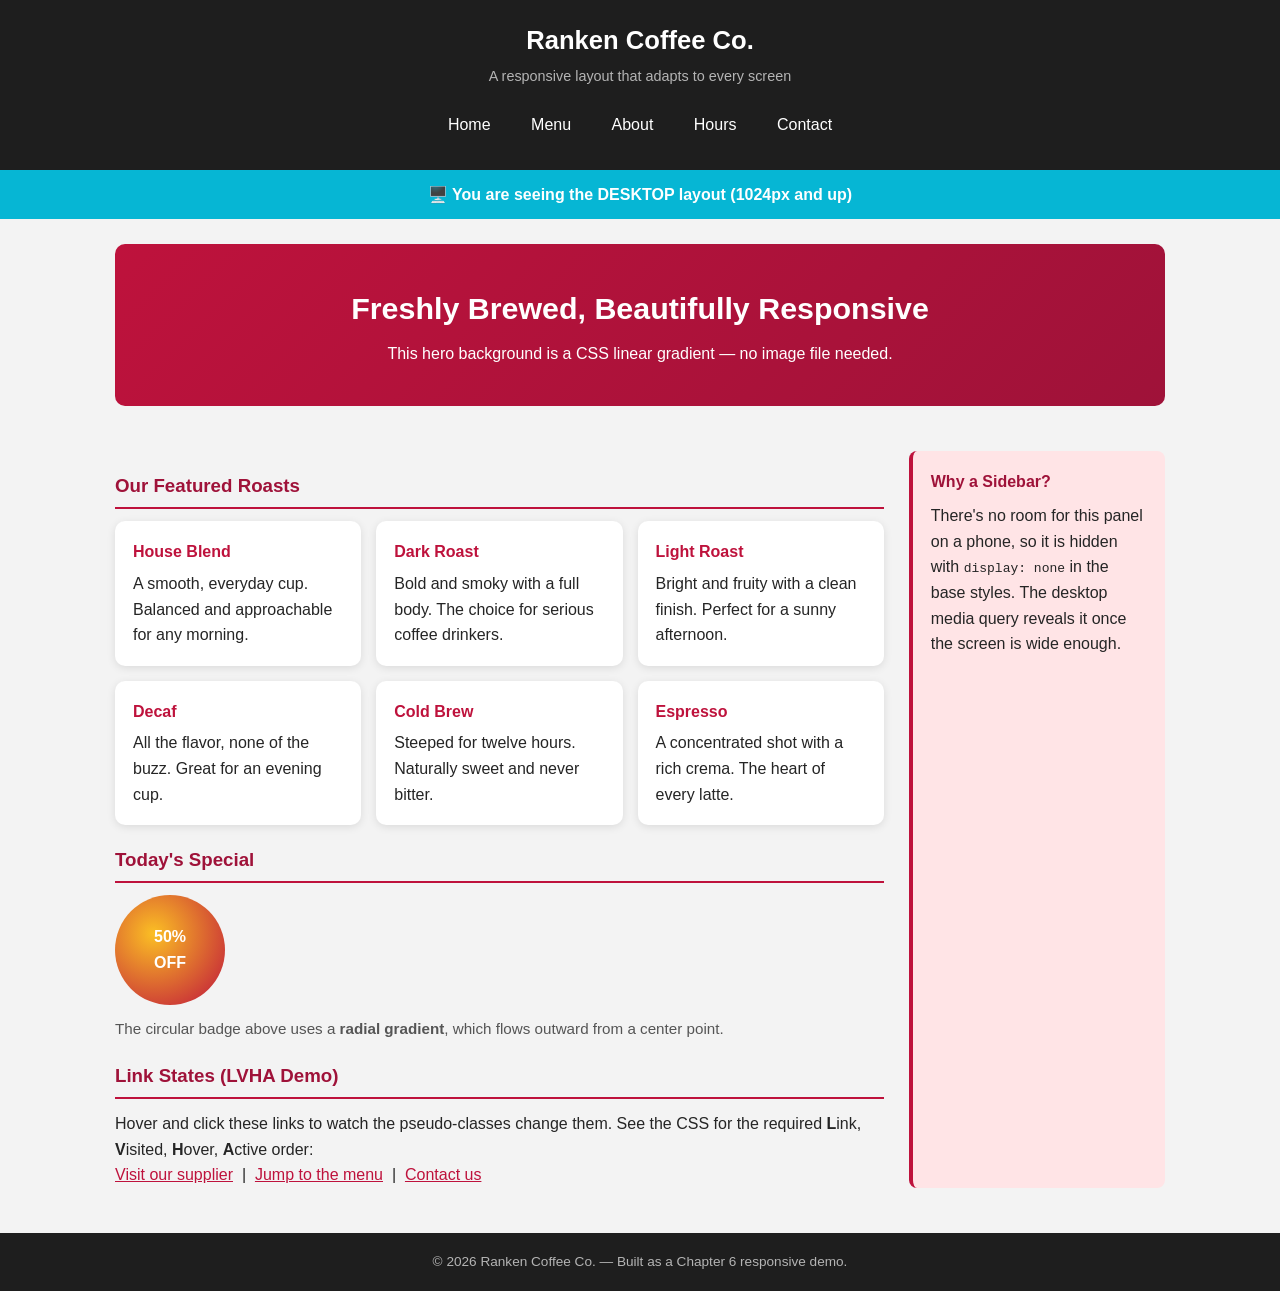
<file: html/ch06/index.html>
<!DOCTYPE html>
<!--
  ============================================================================
  Chapter 6 Demo: Responsive Design for Tablet and Desktop
  ============================================================================
  This page demonstrates EVERY concept from the chapter in one working example:
    1. Mobile-first base styles (no media query needed)
    2. A TABLET media query   (min-width: 768px)  -> horizontal nav, 2 columns
    3. A DESKTOP media query   (min-width: 1024px) -> capped width, 3 columns
    4. Hiding / showing content per viewport (.mobile-only / .desktop-only)
    5. The four link pseudo-classes in LVHA order
    6. Linear and radial gradients
    7. A print stylesheet (@media print)

  HOW TO DEMO THIS:
    - Open in a browser, then open DevTools (F12).
    - Toggle device mode (Ctrl+Shift+M) and drag the width from narrow to wide.
    - Watch the navigation flip from vertical -> horizontal, and the cards go
      from 1 column -> 2 columns -> 3 columns at the breakpoints.
    - Use File > Print Preview (Ctrl+P) to see the print stylesheet in action.

  All styling lives in styles.css. There is NO JavaScript in this demo.
  ============================================================================
-->
<html lang="en">

<head>
    <meta charset="UTF-8">
    <!-- The viewport meta tag is REQUIRED for responsive design.
         Without it, mobile browsers pretend to be ~980px wide and zoom out. -->
    <meta name="viewport" content="width=device-width, initial-scale=1.0">
    <title>Chapter 6 Demo — Tablet &amp; Desktop Responsive Design</title>
    <!-- Link to our external stylesheet where all the responsive magic happens. -->
    <link rel="stylesheet" href="styles.css">
</head>

<body>

    <!-- ====================================================================
         HEADER + NAVIGATION
         The <nav> list is the centerpiece of the tablet demo:
           - Mobile (base styles): each link is a stacked block (vertical menu).
           - Tablet and up: the links become inline-block (a horizontal row).
         ==================================================================== -->
    <header>
        <h1>Ranken Coffee Co.</h1>
        <p class="tagline">A responsive layout that adapts to every screen</p>

        <nav>
            <ul>
                <li><a href="#home">Home</a></li>
                <li><a href="#menu">Menu</a></li>
                <li><a href="#about">About</a></li>
                <li><a href="#hours">Hours</a></li>
                <li><a href="#contact">Contact</a></li>
            </ul>
        </nav>
    </header>

    <!-- ====================================================================
         VIEWPORT INDICATOR (hide/show per viewport demo)
         Only ONE of these three messages is visible at a time. The browser
         shows whichever one matches the current viewport width, proving that
         display:none / display:block inside media queries works.
         ==================================================================== -->
    <div class="viewport-banner">
        <span class="show-mobile">📱 You are seeing the MOBILE layout (under 768px)</span>
        <span class="show-tablet">📱 You are seeing the TABLET layout (768px–1023px)</span>
        <span class="show-desktop">🖥️ You are seeing the DESKTOP layout (1024px and up)</span>
    </div>

    <!-- The #container is the element we cap with max-width on desktop so that
         text lines don't stretch uncomfortably wide on large monitors. -->
    <div id="container">

        <!-- ================================================================
             HERO SECTION — demonstrates a LINEAR GRADIENT background.
             ================================================================ -->
        <section class="hero">
            <h2>Freshly Brewed, Beautifully Responsive</h2>
            <p>This hero background is a CSS linear gradient — no image file needed.</p>
        </section>

        <!-- ================================================================
             CARD GRID — the layout that reflows at each breakpoint.
             Mobile: 1 column. Tablet: 2 columns. Desktop: 3 columns.
             ================================================================ -->
        <main>
            <h3>Our Featured Roasts</h3>

            <div class="card-grid">
                <article class="card">
                    <h4>House Blend</h4>
                    <p>A smooth, everyday cup. Balanced and approachable for any morning.</p>
                </article>
                <article class="card">
                    <h4>Dark Roast</h4>
                    <p>Bold and smoky with a full body. The choice for serious coffee drinkers.</p>
                </article>
                <article class="card">
                    <h4>Light Roast</h4>
                    <p>Bright and fruity with a clean finish. Perfect for a sunny afternoon.</p>
                </article>
                <article class="card">
                    <h4>Decaf</h4>
                    <p>All the flavor, none of the buzz. Great for an evening cup.</p>
                </article>
                <article class="card">
                    <h4>Cold Brew</h4>
                    <p>Steeped for twelve hours. Naturally sweet and never bitter.</p>
                </article>
                <article class="card">
                    <h4>Espresso</h4>
                    <p>A concentrated shot with a rich crema. The heart of every latte.</p>
                </article>
            </div>

            <!-- ============================================================
                 RADIAL GRADIENT demo — a decorative "badge".
                 ============================================================ -->
            <h3>Today's Special</h3>
            <div class="badge">
                <span>50%<br>OFF</span>
            </div>
            <p class="badge-caption">
                The circular badge above uses a <strong>radial gradient</strong>,
                which flows outward from a center point.
            </p>

            <!-- ============================================================
                 LINK PSEUDO-CLASS demo (LVHA order in the CSS).
                 Hover and click these to see :hover and :active fire.
                 ============================================================ -->
            <h3>Link States (LVHA Demo)</h3>
            <p>
                Hover and click these links to watch the pseudo-classes change them.
                See the CSS for the required
                <strong>L</strong>ink, <strong>V</strong>isited,
                <strong>H</strong>over, <strong>A</strong>ctive order:
            </p>
            <p class="link-demo">
                <a href="https://example.com">Visit our supplier</a> &nbsp;|&nbsp;
                <a href="#menu">Jump to the menu</a> &nbsp;|&nbsp;
                <a href="#contact">Contact us</a>
            </p>
        </main>

        <!-- ================================================================
             SIDEBAR — hidden on mobile, appears as a column on desktop.
             This shows how desktop's extra width lets us add content that
             simply doesn't fit on a phone.
             ================================================================ -->
        <aside class="sidebar desktop-only">
            <h4>Why a Sidebar?</h4>
            <p>
                There's no room for this panel on a phone, so it is hidden with
                <code>display: none</code> in the base styles. The desktop media
                query reveals it once the screen is wide enough.
            </p>
        </aside>

    </div><!-- /#container -->

    <!-- ====================================================================
         FOOTER — hidden in the print stylesheet (see @media print in CSS).
         ==================================================================== -->
    <footer>
        <p>&copy; 2026 Ranken Coffee Co. — Built as a Chapter 6 responsive demo.</p>
    </footer>

</body>

</html>
</file>
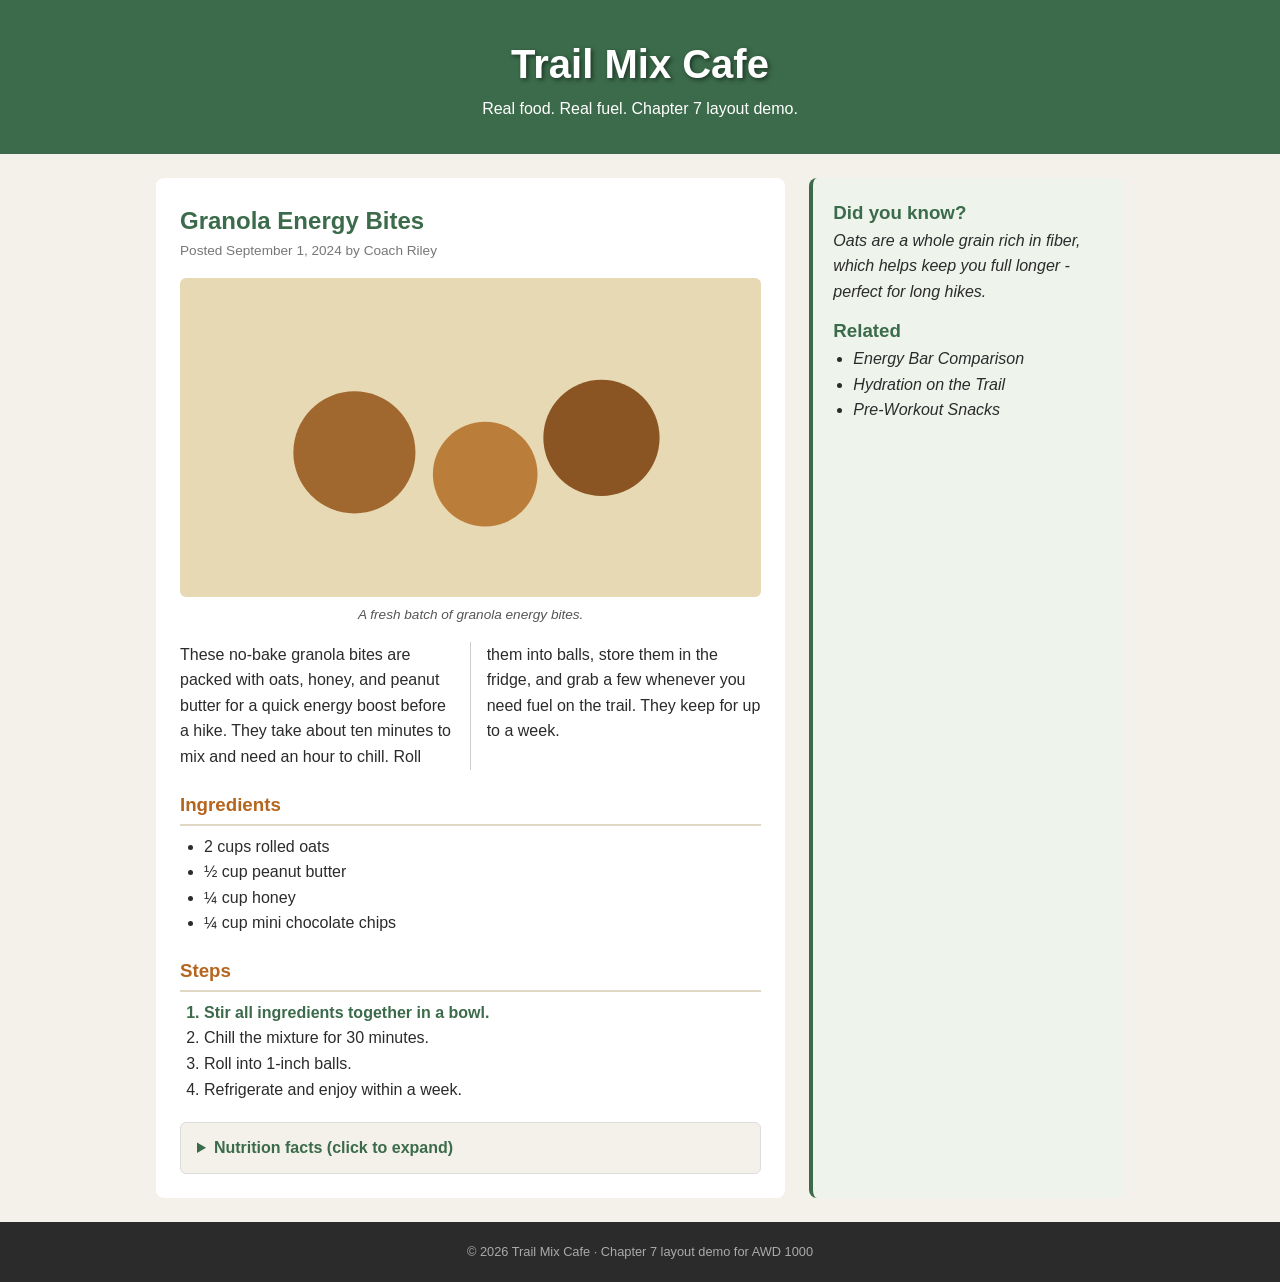
<file: html/ch07/index.html>
<!DOCTYPE html>
<!--
  ============================================================================
  Chapter 7 Demo: Improving Web Design with New Page Layouts
  ============================================================================
  This single page demonstrates EVERY major concept from Chapter 7:

    HTML5 semantic elements ... <article> <section> <aside> <figure>
                                <figcaption> <details> <summary> <time>
    CSS Grid layout .......... laying content out in rows & columns
    Multi-column text ........ column-count, column-gap, column-rule
    opacity .................. element transparency
    text-shadow .............. drop shadow on text
    box-sizing ............... include padding/border in element width
    universal selector (*) ... apply a rule to ALL elements
    nth-of-type() ............ select specific elements by position
    favicon .................. small icon shown on the browser tab

  Theme: a "Trail Mix Cafe" nutrition page, similar to the textbook's
  food/nutrition examples. Open this in a browser and use DevTools (F12)
  to inspect the elements as we discuss them.
  ============================================================================
-->
<html lang="en">
<head>
    <!-- Always declare the character set first -->
    <meta charset="UTF-8">

    <!-- Mobile-first: tells the browser to match the device's screen width -->
    <meta name="viewport" content="width=device-width, initial-scale=1.0">

    <!--
      FAVICON (LO 07.12)
      The "rel" attribute describes the RELATIONSHIP of the linked file.
      For an icon, rel="icon". We use an inline SVG data URI here so the
      demo works without any extra image files. In real projects you would
      point href to a real file, e.g. href="images/favicon-32.png".
    -->
    <!-- <link rel="icon" type="image/svg+xml"
          href="data:image/svg+xml,<svg xmlns='http://www.w3.org/2000/svg' viewBox='0 0 16 16'><text y='14' font-size='14'>🥗</text></svg>"> -->

          <link rel="icon" type="image/png" href="assets/favicon.png">

    <title>Trail Mix Cafe &ndash; Chapter 7 Layout Demo</title>

    <!-- Link to our external stylesheet -->
    <link rel="stylesheet" href="styles.css">
</head>

<body>

    <!--
      HEADER + NAV
      The header is a semantic element for introductory content.
      We style the <h1> with text-shadow (see styles.css).
    -->
    <header>
        <h1>Trail Mix Cafe</h1>
        <p>Real food. Real fuel. Chapter 7 layout demo.</p>
    </header>

    <!--
      MAIN holds the primary content of the page.
      Inside it we use a CSS GRID (LO 07.03) to place the article and the
      aside sidebar side by side on wide screens. See ".layout" in styles.css.
    -->
    <main class="layout">

        <!--
          ARTICLE (LO 07.01 / 07.10)
          An <article> is a complete, self-contained, independently
          reusable piece of content - like a blog post or news story.
          Articles can contain section and aside elements.
        -->
        <article>
            <h2>Granola Energy Bites</h2>

            <!--
              TIME element: marks up a machine-readable date/time.
              The datetime attribute holds the standard format; the text
              between the tags is what humans read.
            -->
            <p class="byline">
                Posted <time datetime="2024-09-01">September 1, 2024</time>
                by Coach Riley
            </p>

            <!--
              FIGURE + FIGCAPTION (LO 07.02 / 07.07)
              <figure> groups self-contained content (images, diagrams,
              charts). <figcaption> gives it a caption. A figure is NOT the
              same as an <img>; a figure can contain one or more images.
              We use an inline SVG as a placeholder "photo".
            -->
            <figure>
                <svg viewBox="0 0 400 220" role="img"
                     aria-label="Illustration of granola bites">
                    <rect width="400" height="220" fill="#e8d9b5"></rect>
                    <circle cx="120" cy="120" r="42" fill="#a0682e"></circle>
                    <circle cx="210" cy="135" r="36" fill="#bb7d3a"></circle>
                    <circle cx="290" cy="110" r="40" fill="#8a5522"></circle>
                </svg>
                <figcaption>A fresh batch of granola energy bites.</figcaption>
            </figure>

            <!--
              MULTI-COLUMN TEXT (LO 07.03)
              The .recipe-intro paragraph below flows into TWO columns,
              like a newspaper. See ".recipe-intro" (column-count) in CSS.
            -->
            <p class="recipe-intro">
                These no-bake granola bites are packed with oats, honey, and
                peanut butter for a quick energy boost before a hike. They take
                about ten minutes to mix and need an hour to chill. Roll them
                into balls, store them in the fridge, and grab a few whenever
                you need fuel on the trail. They keep for up to a week.
            </p>

            <!--
              SECTION (LO 07.01 / 07.09)
              A <section> is a THEMATIC grouping of content that naturally
              has a heading. It is NOT a generic container - use <div> for
              styling-only wrappers. Here each section is a logical part of
              the recipe: ingredients and steps.
            -->
            <section>
                <h3>Ingredients</h3>
                <!-- &frac12; and &frac14; are HTML entities for fractions -->
                <ul>
                    <li>2 cups rolled oats</li>
                    <li>&frac12; cup peanut butter</li>
                    <li>&frac14; cup honey</li>
                    <li>&frac14; cup mini chocolate chips</li>
                </ul>
            </section>

            <section>
                <h3>Steps</h3>
                <!--
                  The ordered list items below are targeted individually with
                  the nth-of-type() pseudo-class in CSS to highlight step 1.
                -->
                <ol>
                    <li>Stir all ingredients together in a bowl.</li>
                    <li>Chill the mixture for 30 minutes.</li>
                    <li>Roll into 1-inch balls.</li>
                    <li>Refrigerate and enjoy within a week.</li>
                </ol>
            </section>

            <!--
              DETAILS + SUMMARY (LO 07.01)
              <details> creates a collapsible disclosure widget. <summary>
              is the always-visible heading the user clicks to expand it.
              No JavaScript required - the browser handles the toggle.
            -->
            <details>
                <summary>Nutrition facts (click to expand)</summary>
                <p>Per serving: 180 calories, 7g protein, 9g fat, 22g carbs.</p>
            </details>
        </article>

        <!--
          ASIDE (LO 07.01 / 07.11)
          An <aside> holds content TANGENTIALLY related to the content
          around it - a sidebar. Common uses: pull-quotes, glossary terms,
          related links, or extra info about an ingredient. It is styled
          differently (italic, tinted background) so it stands out.
        -->
        <aside>
            <h3>Did you know?</h3>
            <p>
                Oats are a whole grain rich in fiber, which helps keep you
                full longer - perfect for long hikes.
            </p>
            <h3>Related</h3>
            <ul>
                <li>Energy Bar Comparison</li>
                <li>Hydration on the Trail</li>
                <li>Pre-Workout Snacks</li>
            </ul>
        </aside>

    </main>

    <!--
      FOOTER
      Closing content for the page. We demonstrate the opacity property on
      the small print here (see ".fine-print" in styles.css).
    -->
    <footer>
        <p class="fine-print">
            &copy; 2026 Trail Mix Cafe &middot; Chapter 7 layout demo for AWD 1000
        </p>
    </footer>

</body>
</html>
</file>
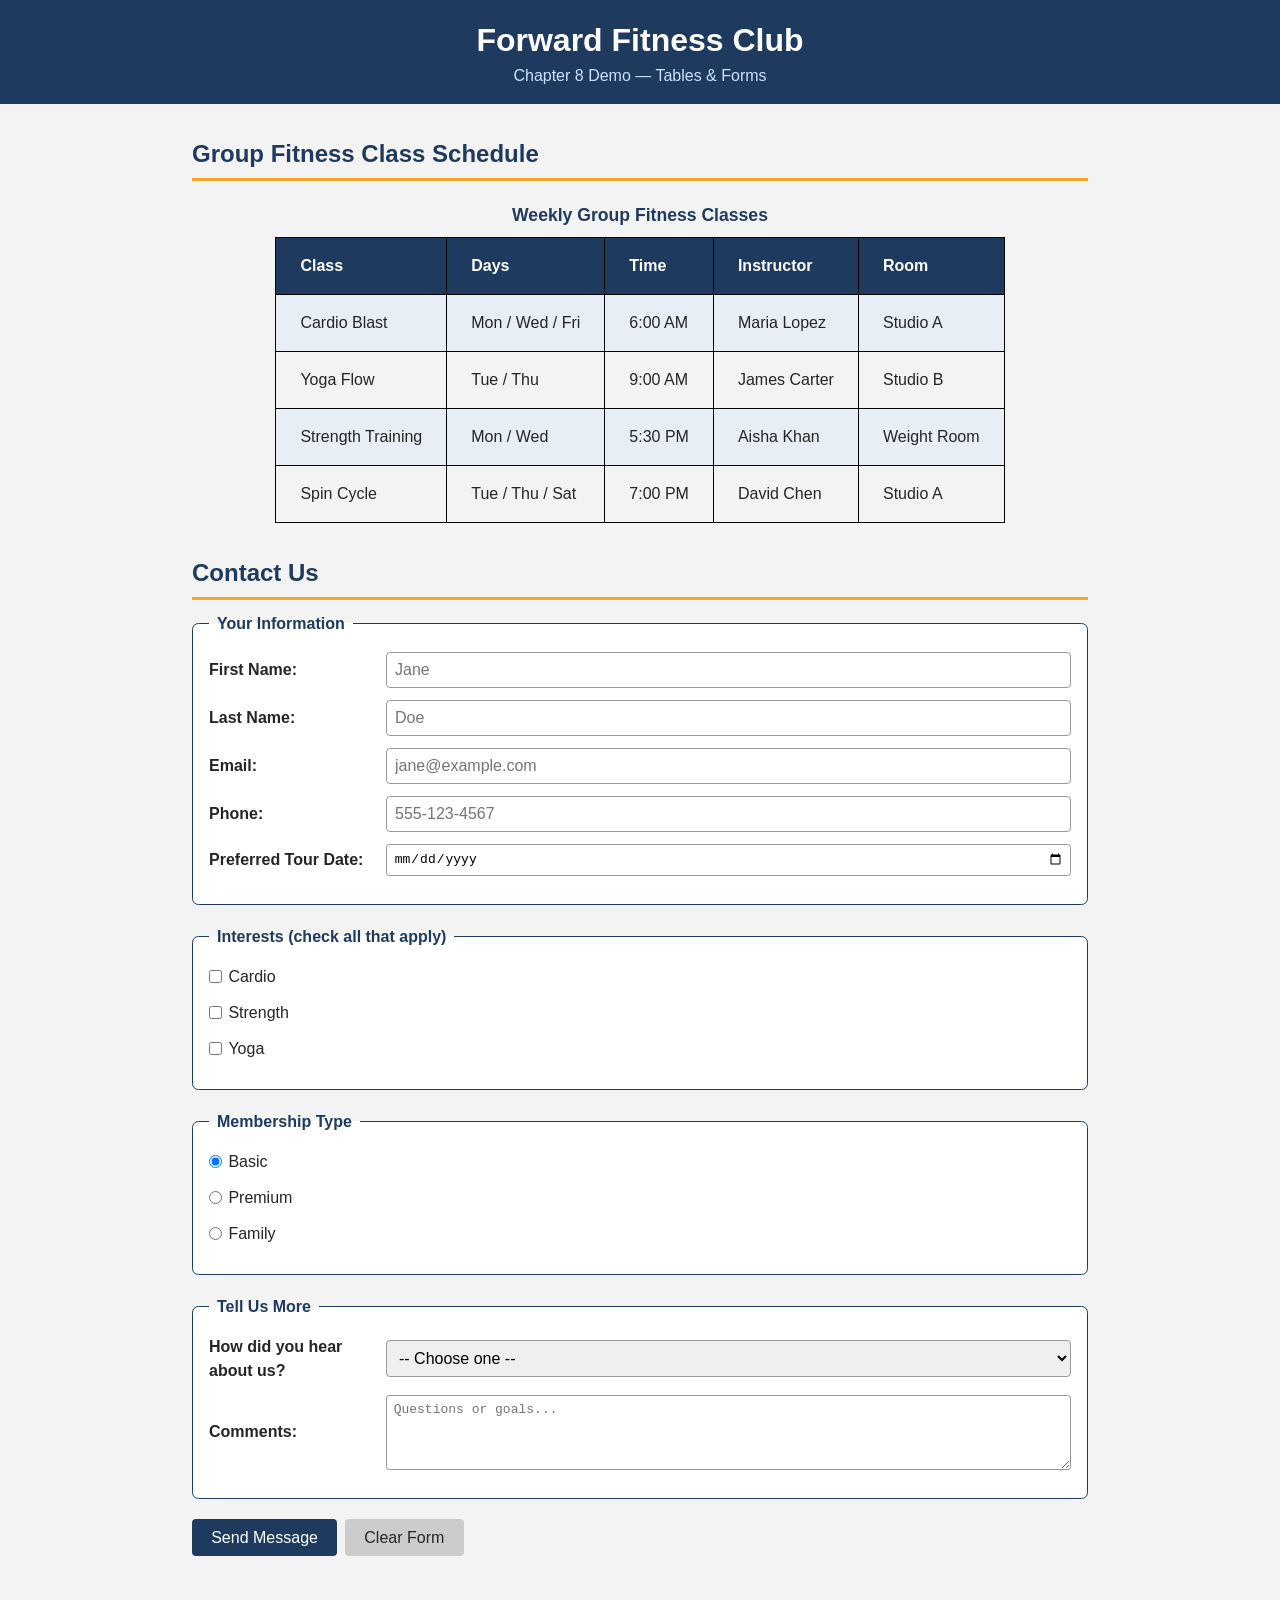
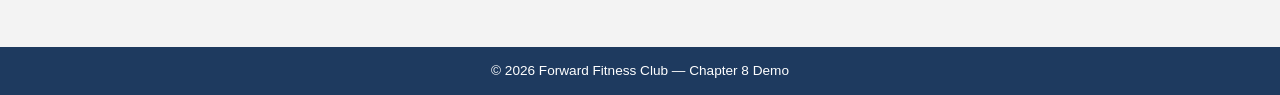
<file: html/ch08/index.html>
<!DOCTYPE html>
<!--
  ============================================================================
  Chapter 8 Demo: Creating Tables and Forms
  Theme: Forward Fitness Club (matches the textbook project)
  ----------------------------------------------------------------------------
  This single page demonstrates EVERY concept from Chapter 8:
    PART 1 - A data TABLE (rows, columns, header cells, data cells, caption)
    PART 2 - A FORM with many input controls (text, email, tel, date,
             checkboxes, radio buttons, a select menu, a textarea, and
             submit/reset buttons)
  All styling lives in styles.css. There is NO JavaScript in this demo.
  ============================================================================
-->
<html lang="en">
<head>
  <!-- charset always comes first so the browser decodes text correctly -->
  <meta charset="UTF-8">

  <!-- The viewport meta tag is REQUIRED for responsive (mobile-first) design.
       It tells the browser to match the device's width instead of zooming
       out to a fake desktop width. -->
  <meta name="viewport" content="width=device-width, initial-scale=1.0">

  <title>Chapter 8 - Tables and Forms Demo</title>

  <!-- Link to our external stylesheet -->
  <link rel="stylesheet" href="styles.css">
</head>

<body>

  <!-- ====================== PAGE HEADER ====================== -->
  <header>
    <h1>Forward Fitness Club</h1>
    <p>Chapter 8 Demo &mdash; Tables &amp; Forms</p>
  </header>

  <main>

    <!--
      ========================================================================
      PART 1: THE TABLE  (the "Classes" page from the textbook)
      ========================================================================
      Table vocabulary to point out to students:
        <table>   -> the whole grid
        <caption> -> the title; MUST come right after <table>; centered above
        <tr>      -> table ROW   (a horizontal line of cells)
        <th>      -> header cell (bold + centered by default)
        <td>      -> data cell   (regular content)

      The number of cells in each <tr> determines the number of COLUMNS.
    -->
    <section>
      <h2>Group Fitness Class Schedule</h2>

      <table>
        <!-- The caption is the table's title. Only ONE caption is allowed,
             and it is center-aligned above the table by default. -->
        <caption>Weekly Group Fitness Classes</caption>

        <!-- First row = the column HEADERS. We use <th> here, not <td>. -->
        <tr>
          <th>Class</th>
          <th>Days</th>
          <th>Time</th>
          <th>Instructor</th>
          <th>Room</th>
        </tr>

        <!-- Each following <tr> is one DATA row built from <td> cells. -->
        <tr>
          <td>Cardio Blast</td>
          <td>Mon / Wed / Fri</td>
          <td>6:00 AM</td>
          <td>Maria Lopez</td>
          <td>Studio A</td>
        </tr>
        <tr>
          <td>Yoga Flow</td>
          <td>Tue / Thu</td>
          <td>9:00 AM</td>
          <td>James Carter</td>
          <td>Studio B</td>
        </tr>
        <tr>
          <td>Strength Training</td>
          <td>Mon / Wed</td>
          <td>5:30 PM</td>
          <td>Aisha Khan</td>
          <td>Weight Room</td>
        </tr>
        <tr>
          <td>Spin Cycle</td>
          <td>Tue / Thu / Sat</td>
          <td>7:00 PM</td>
          <td>David Chen</td>
          <td>Studio A</td>
        </tr>
      </table>
    </section>

    <!--
      ========================================================================
      PART 2: THE FORM  (the "Contact Us" page from the textbook)
      ========================================================================
      Form vocabulary to point out:
        <form>     -> the container for all controls
          action   -> where the data is sent for processing
          method   -> HOW it is sent: "post" (separate data file, more secure)
                      vs "get" (appends data to the URL)
        <fieldset> -> groups related controls with a box
        <legend>   -> the title/caption for a fieldset
        <label>    -> identifies a control. The "for" attribute matches the
                      input's "id" so clicking the label focuses the control.
        <input>    -> a self-closing control; its "type" decides its behavior
        name       -> the key used when the data is submitted (name=value pair)
        id         -> a UNIQUE identifier used to connect a label to a control
    -->
    <section>
      <h2>Contact Us</h2>

      <!-- Because this is a demo with no server, action="#" just reloads the
           page. In a real site this would point to a processing script. -->
      <form action="#" method="post">

        <!-- ---- Fieldset 1: basic contact info (text-style controls) ---- -->
        <fieldset>
          <legend>Your Information</legend>

          <!-- TEXT control: a single-line box for general text.
               Each control gets a matching label (for == id). -->
          <p>
            <label for="firstName">First Name:</label>
            <input type="text" id="firstName" name="firstName"
                   size="25" placeholder="Jane" required>
          </p>

          <p>
            <label for="lastName">Last Name:</label>
            <input type="text" id="lastName" name="lastName"
                   size="25" placeholder="Doe" required>
          </p>

          <!-- EMAIL control: the browser checks for a valid email format. -->
          <p>
            <label for="email">Email:</label>
            <input type="email" id="email" name="email"
                   placeholder="jane@example.com" required>
          </p>

          <!-- TEL control: optimized for phone numbers (mobile keypad). -->
          <p>
            <label for="phone">Phone:</label>
            <input type="tel" id="phone" name="phone"
                   placeholder="555-123-4567">
          </p>

          <!-- DATE control: the browser supplies a calendar picker. -->
          <p>
            <label for="visitDate">Preferred Tour Date:</label>
            <input type="date" id="visitDate" name="visitDate">
          </p>
        </fieldset>

        <!-- ---- Fieldset 2: checkboxes (choose ANY number) ---- -->
        <fieldset>
          <legend>Interests (check all that apply)</legend>

          <!-- CHECKBOX controls let a visitor pick MANY options.
               Note the label comes AFTER the box for checkboxes/radios. -->
          <p>
            <input type="checkbox" id="cardio" name="interests" value="cardio">
            <label for="cardio">Cardio</label>
          </p>
          <p>
            <input type="checkbox" id="strength" name="interests" value="strength">
            <label for="strength">Strength</label>
          </p>
          <p>
            <input type="checkbox" id="yoga" name="interests" value="yoga">
            <label for="yoga">Yoga</label>
          </p>
        </fieldset>

        <!-- ---- Fieldset 3: radio buttons (choose ONLY ONE) ---- -->
        <fieldset>
          <legend>Membership Type</legend>

          <!-- RADIO controls limit the visitor to ONE choice.
               They share the SAME name ("plan") so they form one group;
               each needs a UNIQUE id. "checked" sets the default. -->
          <p>
            <input type="radio" id="basic" name="plan" value="basic" checked>
            <label for="basic">Basic</label>
          </p>
          <p>
            <input type="radio" id="premium" name="plan" value="premium">
            <label for="premium">Premium</label>
          </p>
          <p>
            <input type="radio" id="family" name="plan" value="family">
            <label for="family">Family</label>
          </p>
        </fieldset>

        <!-- ---- Fieldset 4: select menu + textarea ---- -->
        <fieldset>
          <legend>Tell Us More</legend>

          <!-- SELECT control: a drop-down option menu.
               Each choice is an <option>; its "value" is what gets submitted. -->
          <p>
            <label for="hearAbout">How did you hear about us?</label>
            <select id="hearAbout" name="hearAbout">
              <option value="">-- Choose one --</option>
              <option value="friend">Friend or Family</option>
              <option value="search">Web Search</option>
              <option value="social">Social Media</option>
              <option value="other">Other</option>
            </select>
          </p>

          <!-- TEXTAREA control: a MULTI-line text box.
               "rows" and "cols" set its starting size. Unlike <input>,
               textarea has a closing tag. -->
          <p>
            <label for="comments">Comments:</label>
            <textarea id="comments" name="comments" rows="4" cols="40"
                      placeholder="Questions or goals..."></textarea>
          </p>
        </fieldset>

        <!-- ---- Submit and Reset buttons ----
             SUBMIT sends the form data to the action URL.
             RESET clears all controls back to their default values. -->
        <p class="form-buttons">
          <input type="submit" value="Send Message">
          <input type="reset" value="Clear Form">
        </p>

      </form>
    </section>

  </main>

  <!-- ====================== PAGE FOOTER ====================== -->
  <footer>
    <p>&copy; 2026 Forward Fitness Club &mdash; Chapter 8 Demo</p>
  </footer>

</body>
</html>
</file>
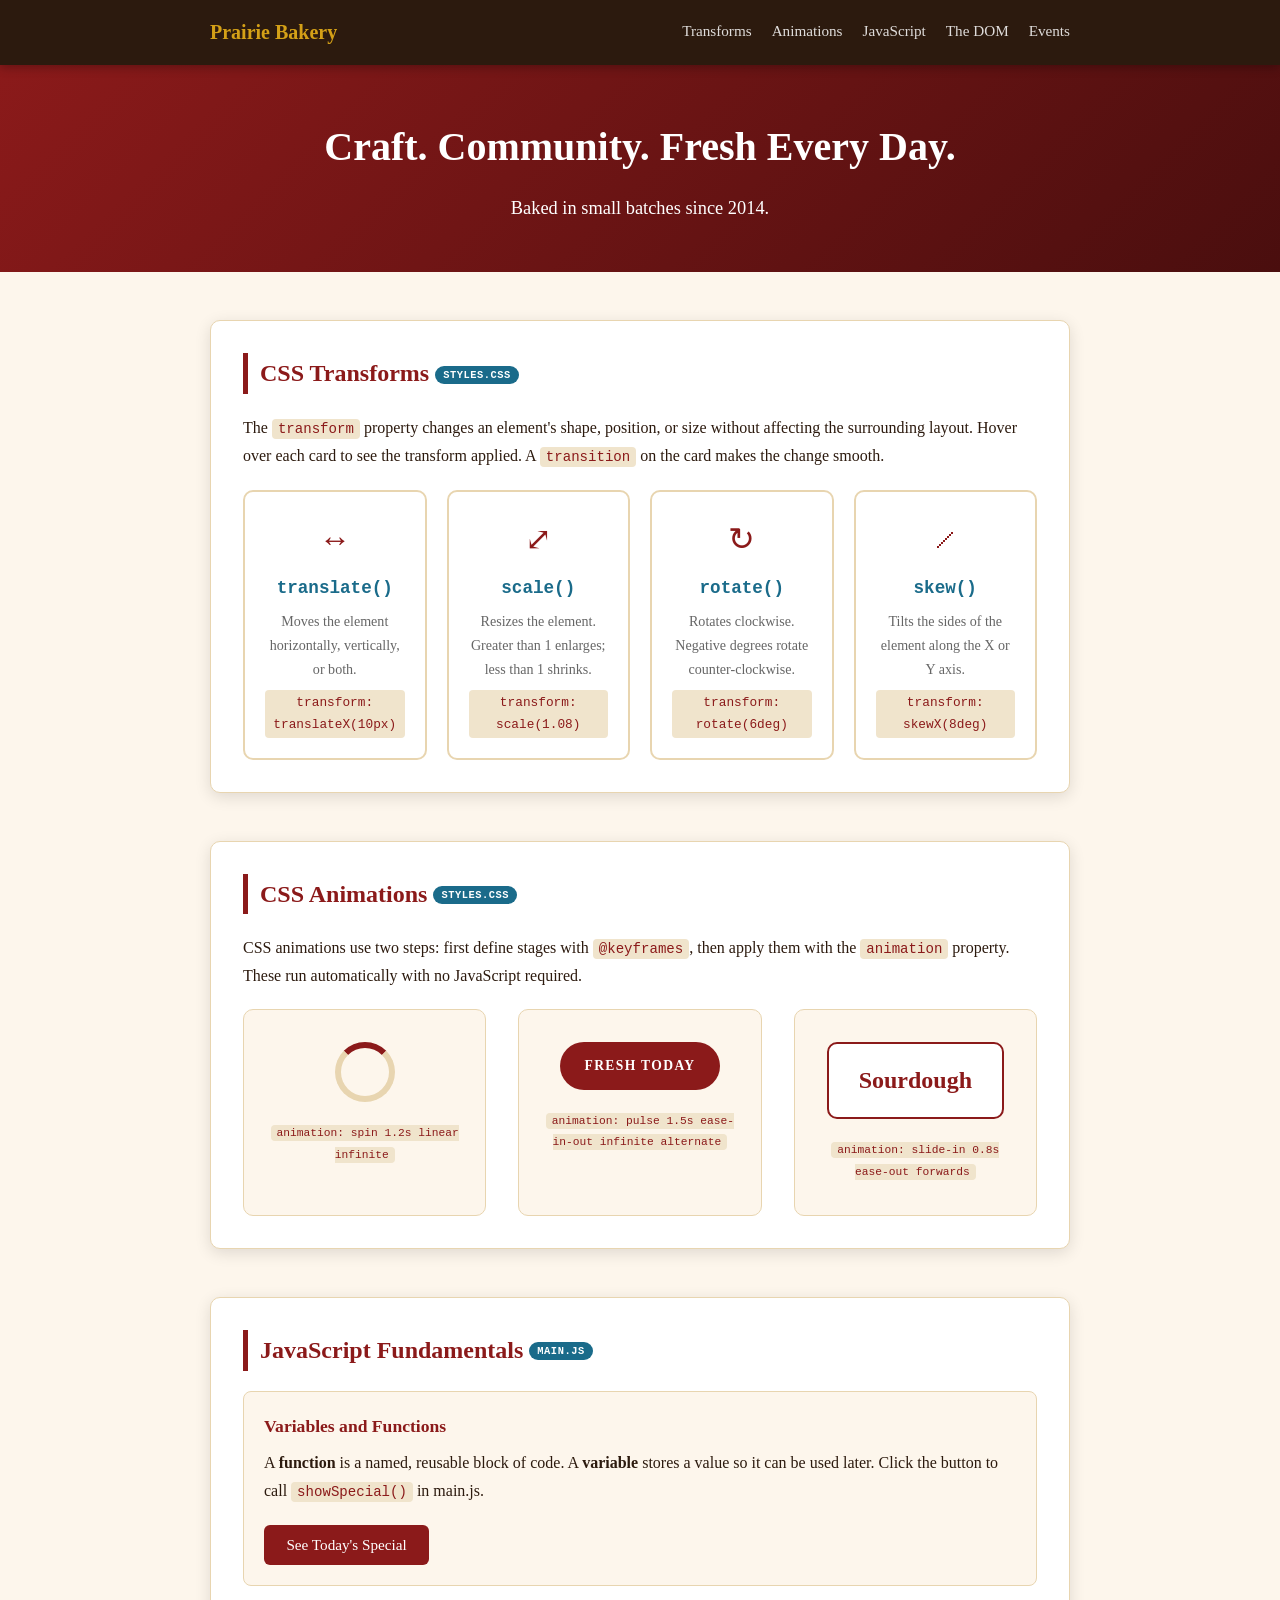
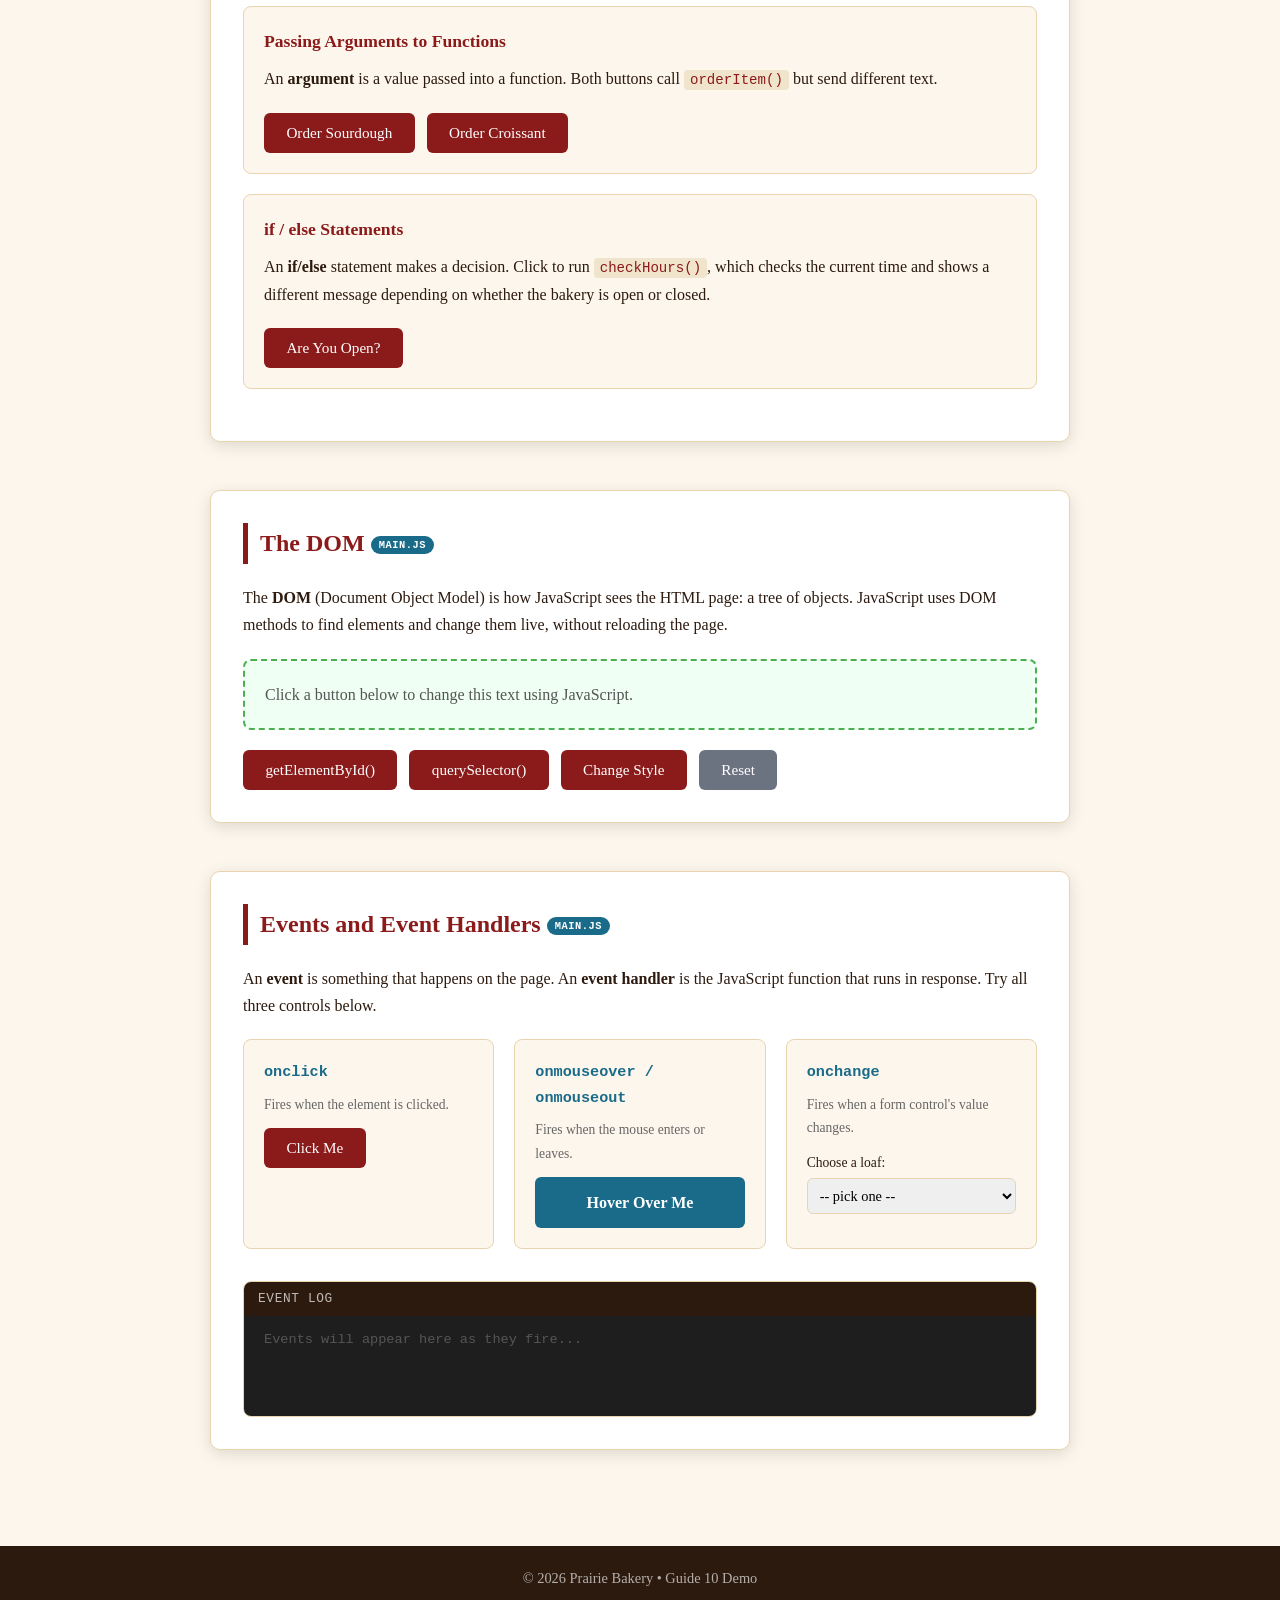
<file: html/ch10/index.html>
<!DOCTYPE html>
<!--
  ============================================================
  GUIDE 10 DEMO: Creating Interactivity with CSS and JavaScript
  ============================================================
  PURPOSE
    This page demonstrates every key concept from Guide 10:
      - CSS transform property (translate, scale, rotate, skew)
      - CSS transitions (making transforms animate smoothly)
      - CSS @keyframes animations (auto-running, multi-stage)
      - The <script> element (inline JS shown here; see main.js
        for the external JS file approach)
      - JavaScript variables (let and const)
      - JavaScript functions (defining and calling)
      - JavaScript if/else statements
      - JavaScript events and event handlers (onclick, onload)
      - The Document Object Model (getElementById, querySelector)
      - Changing element content and style with JavaScript
      - The hamburger menu pattern (toggle nav on mobile)

  TEACHING NOTES
    Open this file, styles.css, and main.js in three VSCode
    editor tabs.  Use Live Server to preview.  Walk through
    each section in order.  Every interactive element on the
    page calls a function defined in main.js.

  FILE STRUCTURE
    g10-demo/
    ├── index.html   (this file - structure and HTML event hooks)
    ├── styles.css   (CSS transforms, transitions, @keyframes)
    └── main.js      (JavaScript functions, DOM, event handlers)
  ============================================================
-->
<html lang="en">

<head>
    <meta charset="UTF-8">
    <meta name="viewport" content="width=device-width, initial-scale=1.0">
    <title>Prairie Bakery - Interactivity Demo</title>

    <!--
        LINKING THE EXTERNAL STYLESHEET
        The <link> element connects styles.css to this page.
        rel="stylesheet" tells the browser what kind of file it is.
        All visual styling, transforms, and animations live there.
    -->
    <link rel="stylesheet" href="styles.css">

    <script src="main.js" defer></script>

</head>

<!--
    THE onload EVENT HANDLER
    ------------------------
    onload on <body> fires as soon as the entire page has finished
    loading.  Here it calls the greetVisitor() function defined
    in main.js, which displays a personalized welcome message.

    This is the simplest event handler pattern:
      event attribute on an HTML element -> calls a JS function
-->

<body onload="greetVisitor()">

    <!-- ========================================================
         SITE HEADER + HAMBURGER NAVIGATION
         ========================================================
         This header contains:
           - The site logo/name
           - A hamburger button (visible on mobile only via CSS)
           - The <nav> element (collapses on mobile by default)

         The hamburger pattern requires THREE things to work:
           1. HTML: the button with onclick, and the nav with an id
           2. CSS: rules that hide the nav and show it when .open
           3. JS: the toggleMenu() function that adds/removes .open
         All three pieces are labeled below.
         ======================================================== -->
    <header id="site-header">

        <div class="header-inner">

            <a href="index.html" class="logo">Prairie Bakery</a>

            <!--
                HAMBURGER BUTTON (HTML PIECE)
                The button is hidden on desktop (CSS hides it).
                On mobile it appears as three horizontal bars.
                onclick calls toggleMenu() in main.js.
                aria-label provides an accessible name for screen readers.
                aria-expanded starts as "false" and is toggled by JS.
            -->
            <button class="hamburger-btn" onclick="toggleMenu()"
                aria-label="Toggle navigation menu" aria-expanded="false"
                id="hamburger-btn">
                <!--
                    Each <span> is one bar of the hamburger icon.
                    CSS draws them as horizontal lines.
                    When the .open class is added, CSS rotates
                    bars 1 and 3 into an X and hides bar 2.
                -->
                <span class="bar"></span>
                <span class="bar"></span>
                <span class="bar"></span>
            </button>

            <!--
                NAV ELEMENT (HTML PIECE)
                id="main-nav" gives JS a handle to find this element.
                On mobile, CSS hides it by default (display:none).
                The toggleMenu() function adds/removes class="open",
                and CSS makes .open elements visible.
            -->
            <nav id="main-nav">
                <a href="#transforms">Transforms</a>
                <a href="#animations">Animations</a>
                <a href="#javascript">JavaScript</a>
                <a href="#dom">The DOM</a>
                <a href="#events">Events</a>
            </nav>

        </div><!-- end header-inner -->

    </header>


    <!-- ========================================================
         HERO SECTION
         Uses a CSS @keyframes animation: the heading slides in
         from the left on page load.  The animation is triggered
         by the class="animate-slide-in" on the <h1>.
         ======================================================== -->
    <section class="hero">
        <!--
            The class "animate-slide-in" connects this element to
            the @keyframes rule of the same name in styles.css.
            The animation runs automatically when the page loads.
            No JavaScript needed. CSS handles it entirely.
        -->
        <h1 class="animate-slide-in">Craft. Community. Fresh Every Day.</h1>
        <p class="animate-fade-in">Baked in small batches since 2014.</p>
    </section>


    <main>

        <!-- ====================================================
             SECTION 1: CSS TRANSFORMS
             ====================================================
             Demonstrates the transform property with four
             transform functions.  Each card has a :hover rule in
             styles.css that applies a different transform.
             Hover over each card to see the effect.
             ==================================================== -->
        <section class="demo-section" id="transforms">

            <h2>CSS Transforms <span class="tag-badge">styles.css</span></h2>

            <p>
                The <code>transform</code> property changes an element's
                shape, position, or size without affecting the surrounding
                layout. Hover over each card to see the transform applied.
                A <code>transition</code> on the card makes the change smooth.
            </p>

            <!--
                TRANSFORM DEMO CARDS
                Each card demonstrates one transform function.
                The actual transform rules are in styles.css.
                Look for .card:hover { transform: ... } there.
            -->
            <div class="transform-grid">

                <!-- translate() - moves the element -->
                <div class="card card-translate">
                    <div class="card-icon">↔</div>
                    <h3>translate()</h3>
                    <p>Moves the element horizontally, vertically, or both.</p>
                    <code>transform: translateX(10px)</code>
                </div>

                <!-- scale() - resizes the element -->
                <div class="card card-scale">
                    <div class="card-icon">⤢</div>
                    <h3>scale()</h3>
                    <p>Resizes the element. Greater than 1 enlarges; less than 1
                        shrinks.</p>
                    <code>transform: scale(1.08)</code>
                </div>

                <!-- rotate() - spins the element -->
                <div class="card card-rotate">
                    <div class="card-icon">↻</div>
                    <h3>rotate()</h3>
                    <p>Rotates clockwise. Negative degrees rotate
                        counter-clockwise.</p>
                    <code>transform: rotate(6deg)</code>
                </div>

                <!-- skew() - tilts the sides -->
                <div class="card card-skew">
                    <div class="card-icon">⟋</div>
                    <h3>skew()</h3>
                    <p>Tilts the sides of the element along the X or Y axis.</p>
                    <code>transform: skewX(8deg)</code>
                </div>

            </div><!-- end transform-grid -->

        </section><!-- end transforms section -->


        <!-- ====================================================
             SECTION 2: CSS ANIMATIONS
             ====================================================
             Demonstrates @keyframes.  Two elements are animated:
               1. A looping spinner (@keyframes spin - infinite)
               2. A pulsing badge  (@keyframes pulse - infinite)
             Both animations run automatically without JavaScript.
             The animation shorthand property connects an element
             to its @keyframes rule.
             ==================================================== -->
        <section class="demo-section" id="animations">

            <h2>CSS Animations <span class="tag-badge">styles.css</span></h2>

            <p>
                CSS animations use two steps: first define stages with
                <code>@keyframes</code>, then apply them with the
                <code>animation</code> property. These run automatically
                with no JavaScript required.
            </p>

            <div class="animation-showcase">

                <!--
                    ANIMATION 1: LOOPING SPINNER
                    Connected to @keyframes spin in styles.css.
                    animation-iteration-count: infinite means it never stops.
                    animation-timing-function: linear means constant speed.
                -->
                <div class="anim-demo">
                    <div class="spinner"></div>
                    <p><code>animation: spin 1.2s linear infinite</code></p>
                </div>

                <!--
                    ANIMATION 2: PULSING BADGE
                    Connected to @keyframes pulse in styles.css.
                    Uses scale() inside @keyframes to grow and shrink.
                    animation-direction: alternate reverses on each cycle.
                -->
                <div class="anim-demo">
                    <div class="pulse-badge">FRESH TODAY</div>
                    <p><code>animation: pulse 1.5s ease-in-out infinite alternate</code>
                    </p>
                </div>

                <!--
                    ANIMATION 3: SLIDE AND FADE
                    Connected to @keyframes slide-in in styles.css.
                    Shows from/to with both transform and opacity changing.
                    animation-fill-mode: forwards keeps the final state.
                -->
                <div class="anim-demo">
                    <div class="slide-demo">Sourdough</div>
                    <p><code>animation: slide-in 0.8s ease-out forwards</code>
                    </p>
                </div>

            </div><!-- end animation-showcase -->

        </section><!-- end animations section -->


        <!-- ====================================================
             SECTION 3: JAVASCRIPT FUNDAMENTALS
             ====================================================
             Demonstrates variables, functions, and if/else.
             Each button calls a function in main.js.
             Open main.js and read the comments above each
             function while demonstrating here.
             ==================================================== -->
        <section class="demo-section" id="javascript">

            <h2>JavaScript Fundamentals <span class="tag-badge">main.js</span>
            </h2>

            <!-- - - - - - - - - - - - - - - - - - - - - - - - -
                 DEMO 3a: VARIABLES AND FUNCTIONS
                 Clicking the button calls showSpecial() in main.js.
                 That function uses a const variable and alert().
                 - - - - - - - - - - - - - - - - - - - - - - - - -->
            <div class="demo-block">
                <h3>Variables and Functions</h3>
                <p>
                    A <strong>function</strong> is a named, reusable block of
                    code.
                    A <strong>variable</strong> stores a value so it can be used
                    later.
                    Click the button to call <code>showSpecial()</code> in
                    main.js.
                </p>
                <!--
                    onclick="showSpecial()" is the event handler attribute.
                    When the button is clicked, the browser calls that function.
                -->
                <button class="demo-btn" onclick="showSpecial()">
                    See Today's Special
                </button>
            </div>

            <!-- - - - - - - - - - - - - - - - - - - - - - - - -
                 DEMO 3b: ARGUMENTS (PASSING DATA TO FUNCTIONS)
                 The two buttons call the same function (orderItem)
                 but pass different arguments.  This shows how
                 functions can be reused with different inputs.
                 - - - - - - - - - - - - - - - - - - - - - - - - -->
            <div class="demo-block">
                <h3>Passing Arguments to Functions</h3>
                <p>
                    An <strong>argument</strong> is a value passed into a
                    function.
                    Both buttons call <code>orderItem()</code> but send
                    different text.
                </p>
                <div class="btn-row">
                    <!--
                        "Sourdough Loaf" is the argument.
                        orderItem() receives it as a parameter called itemName.
                    -->
                    <button class="demo-btn"
                        onclick="orderItem('Sourdough Loaf')">
                        Order Sourdough
                    </button>
                    <button class="demo-btn" onclick="orderItem('Croissant')">
                        Order Croissant
                    </button>
                </div>
            </div>

            <!-- - - - - - - - - - - - - - - - - - - - - - - - -
                 DEMO 3c: if/else STATEMENT
                 The button calls checkHours() in main.js.
                 That function uses a Date object to get the
                 current hour, then uses if/else to decide which
                 message to show.
                 - - - - - - - - - - - - - - - - - - - - - - - - -->
            <div class="demo-block">
                <h3>if / else Statements</h3>
                <p>
                    An <strong>if/else</strong> statement makes a decision.
                    Click to run <code>checkHours()</code>, which checks the
                    current time and shows a different message depending on
                    whether the bakery is open or closed.
                </p>
                <button class="demo-btn" onclick="checkHours()">
                    Are You Open?
                </button>
            </div>

        </section><!-- end javascript section -->


        <!-- ====================================================
             SECTION 4: THE DOCUMENT OBJECT MODEL (DOM)
             ====================================================
             Demonstrates finding elements by id and by CSS
             selector, then changing their text content and CSS.
             The output of each JS call appears in the #dom-output
             paragraph directly on the page (no alert needed).
             ==================================================== -->
        <section class="demo-section" id="dom">

            <h2>The DOM <span class="tag-badge">main.js</span></h2>

            <p>
                The <strong>DOM</strong> (Document Object Model) is how
                JavaScript sees the HTML page: a tree of objects.
                JavaScript uses DOM methods to find elements and change
                them live, without reloading the page.
            </p>

            <!-- - - - - - - - - - - - - - - - - - - - - - - - -
                 This is the element that JS will find and modify.
                 The buttons below each call a function that uses
                 a different DOM method to reach this same element,
                 then changes its textContent and/or style.
                 - - - - - - - - - - - - - - - - - - - - - - - - -->
            <div class="dom-target-box">
                <p id="dom-output">
                    Click a button below to change this text using JavaScript.
                </p>
            </div>

            <div class="btn-row">
                <!--
                    Each button demonstrates a different DOM selector method.
                    The function is defined in main.js.
                    Arguments tell the function WHICH selector was used
                    so the output message reflects the method shown.
                -->

                <!-- getElementById() - selects by the id attribute -->
                <button class="demo-btn" onclick="domDemo('byId')">
                    getElementById()
                </button>

                <!-- querySelector() - selects using a CSS selector -->
                <button class="demo-btn" onclick="domDemo('byQuery')">
                    querySelector()
                </button>

                <!-- Change the element's CSS style property -->
                <button class="demo-btn" onclick="domDemo('byStyle')">
                    Change Style
                </button>

                <!-- Reset back to starting text and style -->
                <button class="demo-btn btn-reset" onclick="domDemo('reset')">
                    Reset
                </button>

            </div><!-- end btn-row -->

        </section><!-- end DOM section -->


        <!-- ====================================================
             SECTION 5: EVENTS AND EVENT HANDLERS
             ====================================================
             Demonstrates multiple event handler types:
               - onclick (button click)
               - onmouseover / onmouseout (mouse enters/leaves)
               - onchange (dropdown selection changes)
             The event-log div records what is happening so
             students can see which event fired in real time.
             ==================================================== -->
        <section class="demo-section" id="events">

            <h2>Events and Event Handlers <span class="tag-badge">main.js</span>
            </h2>

            <p>
                An <strong>event</strong> is something that happens on the page.
                An <strong>event handler</strong> is the JavaScript function
                that runs in response. Try all three controls below.
            </p>

            <div class="events-grid">

                <!-- - - - - - - - - - - - - - - - - - - - - - -
                     EVENT: onclick
                     The simplest and most common event handler.
                     Fires once when the element is clicked.
                     - - - - - - - - - - - - - - - - - - - - - - -->
                <div class="event-demo">
                    <h3>onclick</h3>
                    <p>Fires when the element is clicked.</p>
                    <button class="demo-btn event-btn"
                        onclick="logEvent('onclick fired on the button')">
                        Click Me
                    </button>
                </div>

                <!-- - - - - - - - - - - - - - - - - - - - - - -
                     EVENTS: onmouseover and onmouseout
                     Two complementary handlers on the same element.
                     onmouseover fires when the mouse enters.
                     onmouseout fires when the mouse leaves.
                     - - - - - - - - - - - - - - - - - - - - - - -->
                <div class="event-demo">
                    <h3>onmouseover / onmouseout</h3>
                    <p>Fires when the mouse enters or leaves.</p>
                    <div class="hover-target"
                        onmouseover="logEvent('onmouseover: mouse entered the box')"
                        onmouseout="logEvent('onmouseout: mouse left the box')">
                        Hover Over Me
                    </div>
                </div>

                <!-- - - - - - - - - - - - - - - - - - - - - - -
                     EVENT: onchange
                     Fires when the selected value in a form
                     control changes.  Works on <select>, <input
                     type="text">, <input type="checkbox">, etc.
                     The selected value is passed to logEvent().
                     - - - - - - - - - - - - - - - - - - - - - - -->
                <div class="event-demo">
                    <h3>onchange</h3>
                    <p>Fires when a form control's value changes.</p>
                    <label for="bread-select">Choose a loaf:</label>
                    <select id="bread-select"
                        onchange="logEvent('onchange: you selected ' + this.value)">
                        <option value="">-- pick one --</option>
                        <option value="Sourdough">Sourdough</option>
                        <option value="Whole Wheat">Whole Wheat</option>
                        <option value="Rye">Rye</option>
                        <option value="Baguette">Baguette</option>
                    </select>
                </div>

            </div><!-- end events-grid -->

            <!--
                EVENT LOG OUTPUT
                This div is updated by the logEvent() function in main.js.
                Every event that fires appends a timestamped entry here.
                id="event-log" lets JS find and update it with getElementById.
            -->
            <div class="event-log-wrapper">
                <div class="event-log-header">Event Log</div>
                <div id="event-log">
                    <p class="log-placeholder">Events will appear here as they
                        fire...</p>
                </div>
            </div>

        </section><!-- end events section -->

    </main><!-- end main -->


    <!-- ========================================================
         SITE FOOTER
         ======================================================== -->
    <footer>
        <p>&copy; 2026 Prairie Bakery &bull; Guide 10 Demo</p>
    </footer>


    <!--
        LINKING THE EXTERNAL JAVASCRIPT FILE
        =====================================
        The <script> element with a src attribute links to main.js.
        It is placed here at the BOTTOM of the body, just before
        </body>.  This is intentional:

        Reason: HTML is read top to bottom. If the <script> were
        in the <head>, JavaScript would try to find elements like
        getElementById("main-nav") before those elements existed
        in the DOM, and the code would fail.  Placing it at the
        bottom ensures all HTML elements are loaded and ready
        before any script runs.

        Alternative: Using defer or DOMContentLoaded in the JS
        itself also works, but bottom-of-body is the simplest
        approach for beginners.
    -->

</body>

</html>
</file>
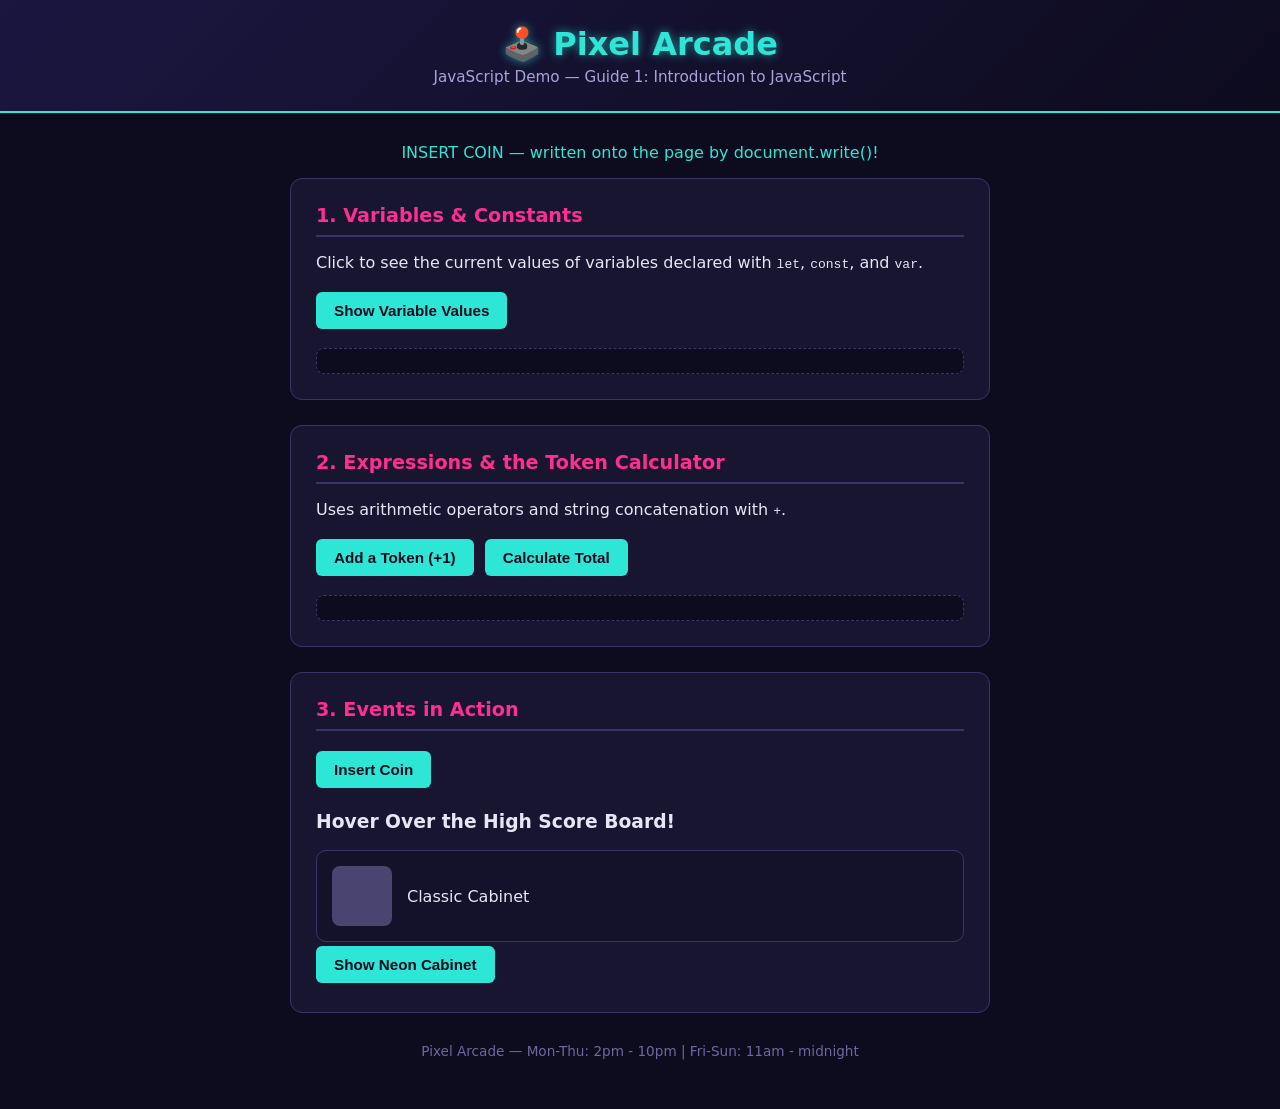
<file: javascript/ch01/index.html>
<!DOCTYPE html>
<html lang="en">
<head>
<!--
    ============================================================
    PIXEL ARCADE — GUIDE 1 LIVE DEMO
    ============================================================
    INSTRUCTOR NOTES (read before class)

    This is the Guide 1 demo reskinned with the same Pixel Arcade
    theme as the Guide 2 demo, so the two feel like one connected
    series to students. Only Guide 1 concepts are covered here —
    functions, scope, data types, and the event capture/bubbling
    model all belong to Guide 2's demo, not this one.

    1. Open the file in the browser first so students see the
       finished page, then come back to VS Code and walk through
       the code in this order.

    2. SECTION MAP (matches Guide 1 headings):
         - The <script> Element & Statements ......... lines ~115-130
         - document.write() ............................ lines ~117-121
         - Comments (line vs block) .................... throughout
         - Objects, Properties, Methods ................ calculateTokenOrder()
         - Variables & Constants (let/const/var) ....... lines ~123-138
         - camelCase naming ............................ everywhere
         - Expressions / operators / concatenation ..... calculateTokenOrder()
         - Event handler attributes (onclick, etc.) .... buttons below
         - window.alert() ............................... insertCoin()
         - document.getElementById() ................... multiple spots
         - Multiple <script> sections ................... script #1 vs #2
         - External JS file + defer ..................... script.js link

    3. LIVE-DEMO IDEAS (things to break on purpose):
         - Uncomment the line in script #2 that tries to reassign
           ARCADE_NAME (a const) to show students the TypeError.
         - Temporarily move the external <script src="script.js">
           tag up into <head> WITHOUT defer to show the "Cannot read
           properties of null" error in the console, because the
           footer element doesn't exist yet when the script runs.
         - Change "let" to "var" in script #1 and ask students if
           anything visibly breaks (it won't — that's the point:
           var's looser scoping is a quiet bug magnet, not a loud one).
    ============================================================
-->
    <meta charset="UTF-8">
    <meta name="viewport" content="width=device-width, initial-scale=1.0">
    <title>Pixel Arcade — JavaScript Demo (Guide 1)</title>

    <style>
        :root {
            --bg: #0D0B1E;
            --panel: #181530;
            --neon-pink: #FF2E92;
            --neon-cyan: #2EE6D6;
            --neon-yellow: #F4E04D;
            --text: #E8E6F5;
            --border: #3A3568;
        }

        * { box-sizing: border-box; }

        body {
            font-family: 'Segoe UI', system-ui, sans-serif;
            background: var(--bg);
            color: var(--text);
            margin: 0;
            padding: 0 20px 50px;
        }

        header {
            background: linear-gradient(135deg, #1B1640 0%, #0D0B1E 100%);
            border-bottom: 2px solid var(--neon-cyan);
            padding: 25px 20px;
            text-align: center;
            margin: 0 -20px 30px;
        }

        header h1 {
            margin: 0 0 5px;
            color: var(--neon-cyan);
            text-shadow: 0 0 10px rgba(46, 230, 214, 0.6);
        }

        header p { margin: 0; color: #A8A4D9; font-size: 0.95rem; }

        main { max-width: 700px; margin: 0 auto; }

        section {
            background: var(--panel);
            border: 1px solid var(--border);
            border-radius: 12px;
            padding: 25px;
            margin-bottom: 25px;
        }

        section h2 {
            margin-top: 0;
            color: var(--neon-pink);
            font-size: 1.2rem;
            border-bottom: 2px solid var(--border);
            padding-bottom: 8px;
        }

        button {
            background: var(--neon-cyan);
            color: #0D0B1E;
            border: none;
            padding: 10px 18px;
            border-radius: 6px;
            font-size: 0.95rem;
            font-weight: 600;
            cursor: pointer;
            margin: 4px 6px 4px 0;
        }

        button:hover { background: var(--neon-yellow); }

        #orderResult, #variableOutput {
            margin-top: 15px;
            padding: 12px;
            background: #0D0B1E;
            border: 1px dashed var(--border);
            border-radius: 8px;
            font-family: 'Consolas', 'Courier New', monospace;
            /* Disable ligatures so things like "!==" render as plain
               characters instead of merged glyphs in monospace fonts */
            font-variant-ligatures: none;
            white-space: pre-line;
            min-height: 20px;
            color: var(--neon-yellow);
        }

        .cabinet-card {
            display: flex;
            align-items: center;
            gap: 15px;
            padding: 15px;
            border-radius: 10px;
            background: #14112B;
            border: 1px solid var(--border);
            transition: background 0.3s ease;
        }

        .cabinet-card .swatch {
            width: 60px;
            height: 60px;
            border-radius: 8px;
            flex-shrink: 0;
            background: #4A4470; /* classic cabinet color */
            transition: background 0.3s ease;
        }

        footer {
            text-align: center;
            color: #6E699C;
            font-size: 0.85rem;
            margin-top: 30px;
        }
    </style>
</head>
<body>

    <header>
        <h1>🕹️ Pixel Arcade</h1>
        <p>JavaScript Demo &mdash; Guide 1: Introduction to JavaScript</p>
    </header>

    <!--
        ================================================================
        document.write() DEMO
        ================================================================
        document.write() only works safely while the page is still
        loading. Placing it here, right in the body flow, inserts a
        paragraph at this exact spot. If you tried to call this same
        method from a button's onclick AFTER the page finished loading,
        it would wipe out the entire page — a good live "gotcha" to show.
    -->
    <script>
        // Single-line comment: this runs immediately as the page loads.
        document.write("<p style='text-align:center; color:#2EE6D6;'>" +
            "INSERT COIN &mdash; written onto the page by document.write()!</p>");
    </script>

    <main>

        <!--
            ============================================================
            SCRIPT #1 (placed early): declares the "shared" variables.
            Guide 1 point: variables declared in one <script> block are
            still visible to every <script> block that comes after it
            on the same page — they all act like one connected program.
            ============================================================
        -->
        <script>
            /* Block comment:
               These are our "global" demo variables. Notice the mix of
               let, const, and var on purpose so we can compare them. */

            const ARCADE_NAME = "Pixel Arcade";    // const: never reassigned
            let tokenPrice = 0.75;                 // let: will change later
            let serviceFee = 0.25;                 // let: may change later
            const TAX_RATE = 0.08;                 // const: a fixed rate
            var legacyGreeting = "Game On!";       // var: shown for comparison only

            // camelCase naming convention: first word lowercase, each
            // additional word capitalized. Compare tokenCount vs TOKENCOUNT.
            let tokenCount = 1;
        </script>

        <section>
            <h2>1. Variables &amp; Constants</h2>
            <p>Click to see the current values of variables declared with
                <code>let</code>, <code>const</code>, and <code>var</code>.</p>
            <button type="button" onclick="showVariables()">Show Variable Values</button>
            <div id="variableOutput"></div>
        </section>

        <section>
            <h2>2. Expressions &amp; the Token Calculator</h2>
            <p>Uses arithmetic operators and string concatenation with <code>+</code>.</p>
            <button type="button" onclick="changeQuantity(1)">Add a Token (+1)</button>
            <button type="button" onclick="calculateTokenOrder()">Calculate Total</button>
            <div id="orderResult"></div>
        </section>

        <section>
            <h2>3. Events in Action</h2>

            <!-- Inline event handler attribute: onclick -->
            <button type="button" onclick="insertCoin()">Insert Coin</button>

            <!-- onmouseover / onmouseout: inline event handlers that
                 change a property (style.color) directly -->
            <h3 onmouseover="this.style.color='#FF2E92'"
                onmouseout="this.style.color=''"
                style="cursor:default;">Hover Over the High Score Board!</h3>

            <!-- Cabinet skin toggled by document.getElementById() -->
            <div class="cabinet-card">
                <div class="swatch" id="cabinetSwatch"></div>
                <span id="cabinetLabel">Classic Cabinet</span>
            </div>
            <button type="button" onclick="toggleCabinetSkin()">Show Neon Cabinet</button>
        </section>

    </main>

    <footer id="arcadeFooter">
        <!-- This text gets filled in by the EXTERNAL script.js file -->
        Loading arcade hours&hellip;
    </footer>

    <!--
        ============================================================
        SCRIPT #2: the functions that respond to events above.
        Notice it can use ARCADE_NAME, tokenPrice, etc. from SCRIPT #1
        even though they are in a completely separate <script> block.
        ============================================================
    -->
    <script>
        // --- Variables & Constants demo -------------------------------
        function showVariables() {
            // Uncomment the next line to demonstrate a TypeError:
            // ARCADE_NAME = "Renamed Arcade"; // can't reassign a const!

            let output = "ARCADE_NAME (const): " + ARCADE_NAME + "\n";
            output += "tokenPrice (let): " + tokenPrice + "\n";
            output += "legacyGreeting (var): " + legacyGreeting + "\n";
            output += "tokenCount (let, changes below): " + tokenCount;

            document.getElementById("variableOutput").textContent = output;
        }

        // --- Expressions / calculator demo -----------------------------
        function changeQuantity(amount) {
            // Reassigning a let variable: no keyword needed again
            tokenCount = tokenCount + amount; // could also write tokenCount += amount;
        }

        function calculateTokenOrder() {
            // Building an expression from variables and an operator
            let subtotal = tokenPrice * tokenCount;
            let taxAmount = subtotal * TAX_RATE;
            let total = subtotal + taxAmount + serviceFee;

            // String concatenation with +: joining text and numbers.
            // .toFixed(2) keeps the money values readable (two decimals).
            let result = tokenCount + " token(s) from " + ARCADE_NAME + "\n";
            result += "Subtotal: $" + subtotal.toFixed(2) + "\n";
            result += "Tax: $" + taxAmount.toFixed(2) + "\n";
            result += "Service Fee: $" + serviceFee.toFixed(2) + "\n";
            result += "Total: $" + total.toFixed(2);

            document.getElementById("orderResult").textContent = result;

            /* Quick gotcha to show in class:
               console.log(10 + "10");  // logs "1010", not 20
               Mixing a number and a string with + always produces a
               string. Try it in the browser console. */
        }

        // --- Events demo -------------------------------------------------
        function insertCoin() {
            // window.alert() pauses the page until the user clicks OK
            window.alert("Thanks for playing at " + ARCADE_NAME + "!");
        }

        let showingNeon = false; // tracks which cabinet skin is displayed

        function toggleCabinetSkin() {
            // document.getElementById() grabs a reference to an element,
            // then we read or change its properties directly.
            let swatch = document.getElementById("cabinetSwatch");
            let label = document.getElementById("cabinetLabel");

            showingNeon = !showingNeon; // flip the boolean

            if (showingNeon) {
                swatch.style.background = "#FF2E92";   // neon skin color
                label.textContent = "Neon Cabinet";
            } else {
                swatch.style.background = "#4A4470";   // classic skin color
                label.textContent = "Classic Cabinet";
            }
        }
    </script>

    <!--
        ============================================================
        EXTERNAL SCRIPT FILE
        ============================================================
        Linked here with the defer attribute, which means: keep
        downloading this file in the background while parsing the
        rest of the HTML, but don't RUN it until the whole page
        (including the footer above) has been built. That avoids
        the "element not found" error you'd get if this ran too early.
    -->
    <script src="script.js" defer></script>

</body>
</html>
</file>
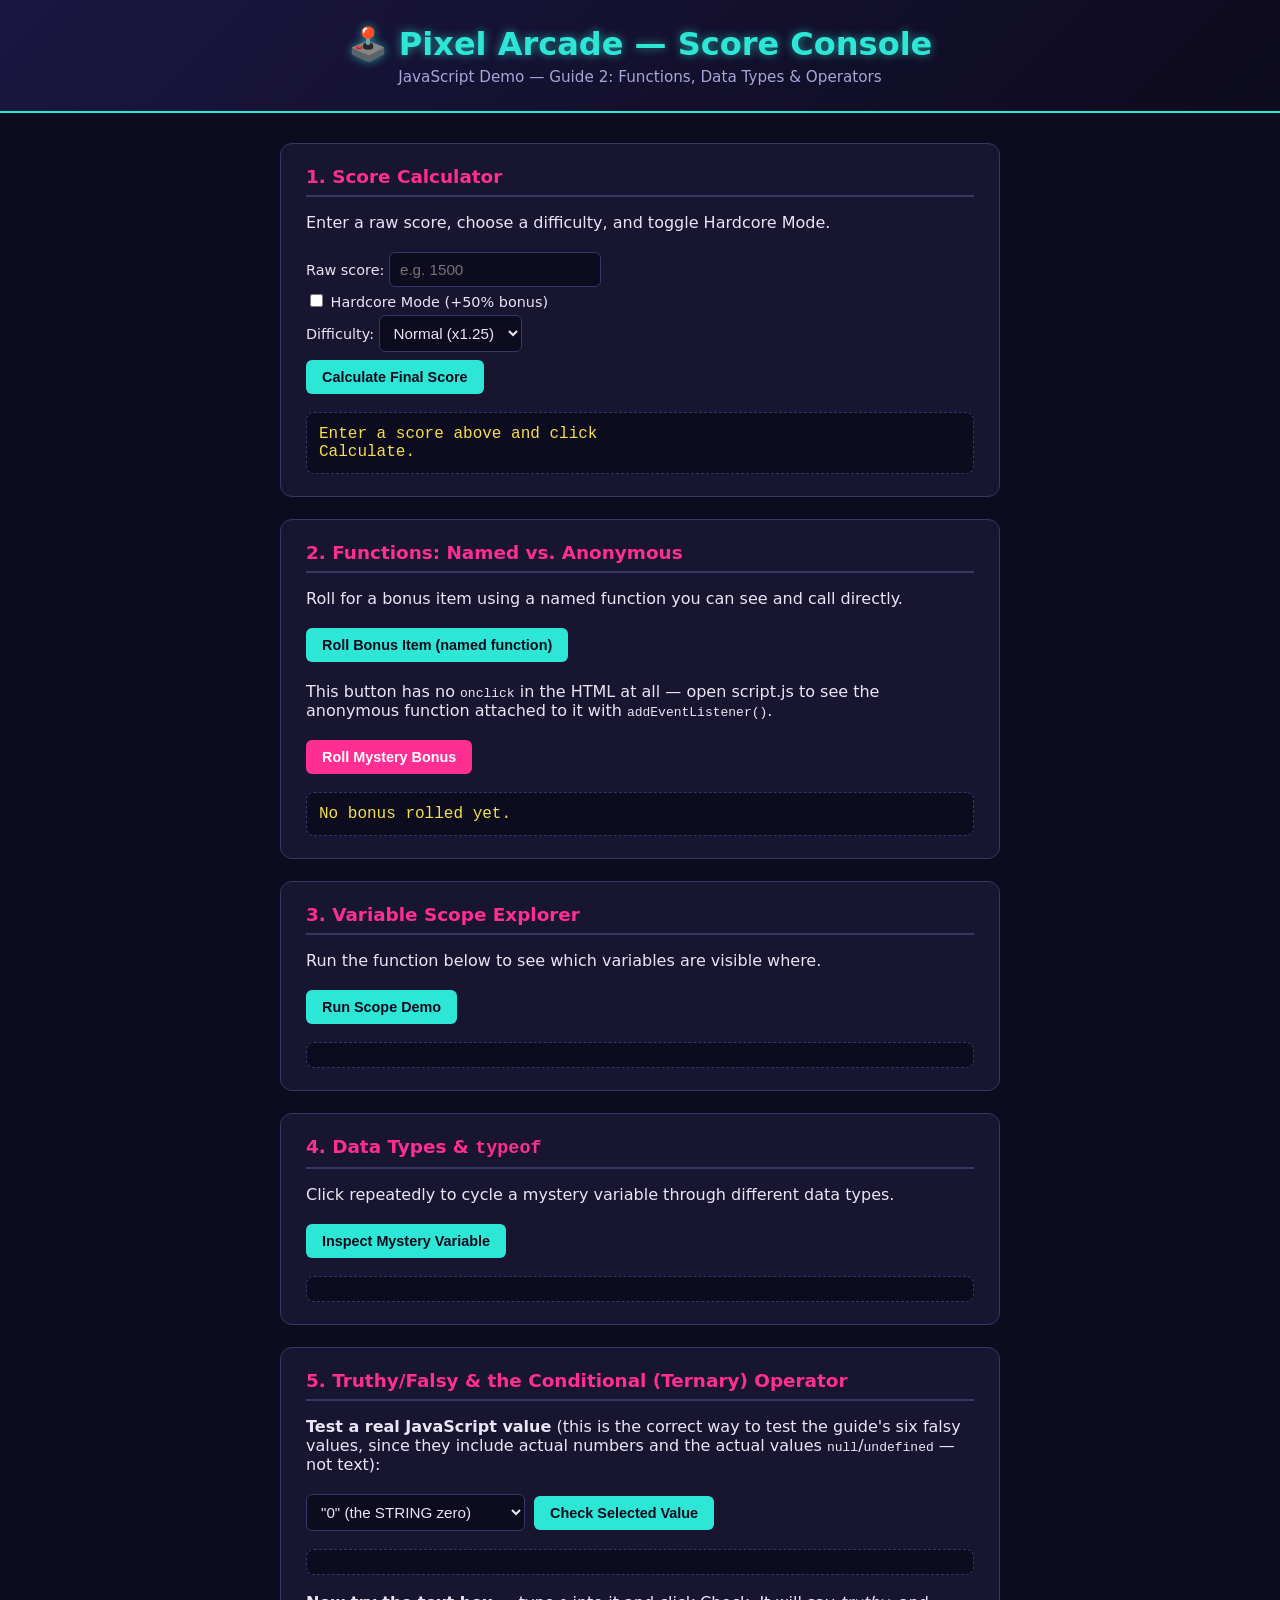
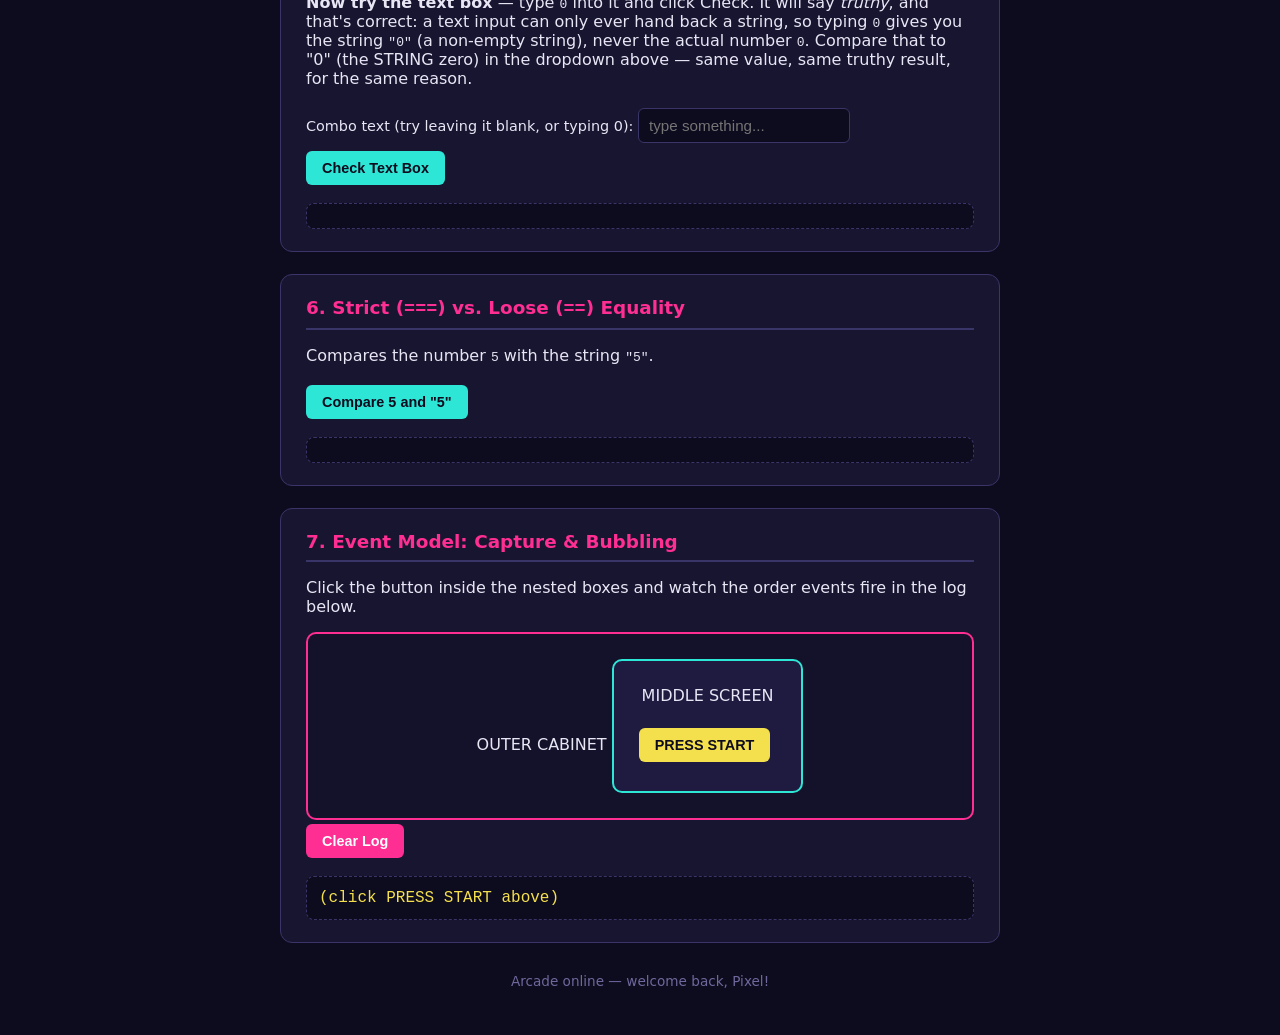
<file: javascript/ch02/index.html>
<!DOCTYPE html>
<html lang="en">

<head>
    <!--
    ============================================================
    PIXEL ARCADE — GUIDE 2 LIVE DEMO
    ============================================================
    INSTRUCTOR NOTES

    Section map (matches Guide 2 headings):
      - Functions (named / anonymous / return) ........ Section 1 & 2
      - Built-in functions (parseInt, isNaN, Number) ... Section 1
      - Variable scope (block / function / global) .... Section 3
      - Data types & typeof ............................ Section 4
      - Truthy/falsy & the conditional operator ........ Section 5
      - Comparison operators (== vs ===) ............... Section 6
      - Operator precedence ............................. Section 1 (comments)
      - Events: attribute, object property,
        addEventListener, capture & bubbling ............ Section 7
      - Form controls (value, checked, change event,
        innerHTML) ........................................ Section 1
      - Browser console / debugging ..................... bottom comment

    LIVE-DEMO IDEAS (things to break on purpose):
      - In script.js, change "false" to "true" in one of the
        addEventListener capture-phase calls and have students
        predict the new firing order before you click the button.
      - In the Score Calculator, type letters into the score box
        and click Calculate — isNaN() catches it and shows a
        friendly message instead of "NaN" leaking onto the page.
      - Open the console (F12) and misspell an id in
        document.getElementById() in any function to show students
        a live TypeError, exactly like the "Locating Errors" section
        of the guide.
    ============================================================
-->
    <meta charset="UTF-8">
    <meta name="viewport" content="width=device-width, initial-scale=1.0">
    <title>Pixel Arcade — JavaScript Demo (Guide 2)</title>
    <link rel="stylesheet" href="style.css">
</head>

<body>

    <header>
        <h1>🕹️ Pixel Arcade — Score Console</h1>
        <p>JavaScript Demo &mdash; Guide 2: Functions, Data Types &amp;
            Operators</p>
    </header>

    <!--
        ============================================================
        Global variables (global scope): visible to every function
        and every <script> block on this page, including script.js.
        ============================================================
    -->
    <script>
        const PLAYER_NAME = "Pixel";      // const, global scope
        let totalGamesPlayed = 0;         // let, global scope, will change
    </script>

    <main>

        <!-- ============================================================
             SECTION 1: Score Calculator
             Covers: built-in functions, form control values, checkbox
             .checked, the change event, compound assignment, template
             literals, and operator precedence.
        ============================================================= -->
        <section>
            <h2>1. Score Calculator</h2>
            <p>Enter a raw score, choose a difficulty, and toggle Hardcore Mode.
            </p>

            <label>Raw score:
                <input type="text" id="rawScoreInput" placeholder="e.g. 1500">
            </label>
            <br>

            <label>
                <input type="checkbox" id="hardcoreMode"> Hardcore Mode (+50%
                bonus)
            </label>
            <br>

            <!-- onchange recalculates automatically when the difficulty
                 changes, even before the Calculate button is clicked -->
            <label>Difficulty:
                <select id="difficultySelect" onchange="calculateFinalScore()">
                    <option value="1">Easy (x1.0)</option>
                    <option value="1.25" selected>Normal (x1.25)</option>
                    <option value="1.5">Hard (x1.5)</option>
                </select>
            </label>
            <br>

            <button type="button" onclick="calculateFinalScore()">Calculate Final
                Score</button>
            <div class="output" id="scoreOutput">Enter a score above and click
                Calculate.</div>
        </section>

        <!-- ============================================================
             SECTION 2: Functions — Named vs. Anonymous
             The named function below is called by name from an onclick
             attribute. The "Mystery Bonus" button has NO onclick attribute
             at all — script.js attaches an anonymous function to it with
             addEventListener, which is the more common real-world pattern.
        ============================================================= -->
        <section>
            <h2>2. Functions: Named vs. Anonymous</h2>
            <p>Roll for a bonus item using a named function you can see and call
                directly.</p>
            <button type="button" onclick="rollBonusItem()">Roll Bonus Item (named
                function)</button>

            <p>This button has no <code>onclick</code> in the HTML at all — open
                script.js to see
                the anonymous function attached to it with
                <code>addEventListener()</code>.</p>
            <button type="button" class="secondary" id="mysteryBonusBtn">Roll Mystery
                Bonus</button>

            <div class="output" id="bonusOutput">No bonus rolled yet.</div>
        </section>

        <!-- ============================================================
             SECTION 3: Variable Scope Explorer
             Block scope vs. function scope vs. global scope, live.
        ============================================================= -->
        <section>
            <h2>3. Variable Scope Explorer</h2>
            <p>Run the function below to see which variables are visible where.
            </p>
            <button type="button" onclick="runScopeDemo()">Run Scope Demo</button>
            <div class="output" id="scopeOutput"></div>
        </section>

        <!-- ============================================================
             SECTION 4: Data Types & typeof
        ============================================================= -->
        <section>
            <h2>4. Data Types &amp; <code>typeof</code></h2>
            <p>Click repeatedly to cycle a mystery variable through different
                data types.</p>
            <button type="button" onclick="inspectMysteryValue()">Inspect Mystery
                Variable</button>
            <div class="output" id="typeOutput"></div>
        </section>

        <!-- ============================================================
             SECTION 5: Truthy / Falsy & the Conditional Operator
        ============================================================= -->
        <section>
            <h2>5. Truthy/Falsy &amp; the Conditional (Ternary) Operator</h2>

            <p><strong>Test a real JavaScript value</strong> (this is the
                correct way to test
                the guide's six falsy values, since they include actual numbers
                and the
                actual values <code>null</code>/<code>undefined</code> — not
                text):</p>

            <select id="falsyTestSelect">
                <option value="emptyString">"" (empty string)</option>
                <option value="zero">0 (the number zero)</option>
                <option value="negZero">-0 (negative zero)</option>
                <option value="nan">NaN</option>
                <option value="nullVal">null</option>
                <option value="undefinedVal">undefined</option>
                <option value="falseBool">false (boolean)</option>
                <option value="stringZero" selected>"0" (the STRING zero)
                </option>
                <option value="stringFalse">"false" (the STRING false)</option>
                <option value="number42">42</option>
                <option value="helloString">"hello"</option>
            </select>
            <button type="button" onclick="checkSelectedValue()">Check Selected Value</button>
            <div class="output" id="falsyTestOutput"></div>

            <p style="margin-top:18px;"><strong>Now try the text box</strong>
                &mdash; type
                <code>0</code> into it and click Check. It will say
                <em>truthy</em>, and that's
                correct: a text input can only ever hand back a string, so
                typing <code>0</code>
                gives you the string <code>"0"</code> (a non-empty string),
                never the actual
                number <code>0</code>. Compare that to "0" (the STRING zero) in
                the dropdown
                above &mdash; same value, same truthy result, for the same
                reason.
            </p>

            <label>Combo text (try leaving it blank, or typing 0):
                <input type="text" id="comboInput"
                    placeholder="type something...">
            </label>
            <br>
            <button type="button" onclick="checkTruthyFalsy()">Check Text Box</button>
            <div class="output" id="truthyOutput"></div>
        </section>

        <!-- ============================================================
             SECTION 6: Strict vs. Loose Equality
        ============================================================= -->
        <section>
            <h2>6. Strict (<code>===</code>) vs. Loose (<code>==</code>)
                Equality</h2>
            <p>Compares the number <code>5</code> with the string
                <code>"5"</code>.</p>
            <button type="button" onclick="compareEquality()">Compare 5 and "5"</button>
            <div class="output" id="equalityOutput"></div>
        </section>

        <!-- ============================================================
             SECTION 7: Event Model — Capture & Bubbling
             Three nested elements. script.js attaches listeners to all
             three, once for the capture phase and once for the bubbling
             phase, so clicking the button reveals the full travel path
             of the event.
        ============================================================= -->
        <section>
            <h2>7. Event Model: Capture &amp; Bubbling</h2>
            <p>Click the button inside the nested boxes and watch the order
                events fire in the log below.</p>

            <div id="arcadeOuter">
                OUTER CABINET
                <div id="arcadeMiddle">
                    MIDDLE SCREEN
                    <br><br>
                    <button type="button" id="arcadeButton">PRESS START</button>
                </div>
            </div>

            <button type="button" class="secondary"
                onclick="document.getElementById('eventLog').textContent = ''">
                Clear Log
            </button>
            <div class="log" id="eventLog">(click PRESS START above)</div>
        </section>

    </main>

    <footer id="arcadeFooter">Loading arcade status&hellip;</footer>

    <!--
        ============================================================
        SCRIPT BLOCK #2 (still inline): functions for sections 1–6.
        These run from onclick attributes, and they can see PLAYER_NAME
        and totalGamesPlayed declared in script block #1 above, since
        all script blocks on a page share the same global scope.
        ============================================================
    -->
    <script>
        // ---------- Section 1: Score Calculator -------------------------
        function calculateFinalScore() {
            let rawValue = document.getElementById("rawScoreInput").value;

            // parseInt() converts the text box's string value to a whole
            // number. Form values are ALWAYS strings, even from a number
            // input, so this conversion step is required before any math.
            let rawScore = parseInt(rawValue);


            // isNaN() catches bad input (e.g. the box was empty, or the
            // player typed letters) before it can break the calculation.
            if (isNaN(rawScore)) {
                document.getElementById("scoreOutput").textContent =
                    "Enter a numeric score first (you typed: \"" + rawValue + "\").";
                return; // stop here — nothing else in the function runs
            }

            let difficultyMultiplier = Number(document.getElementById("difficultySelect").value);
            let isHardcore = document.getElementById("hardcoreMode").checked; // boolean

            // Conditional (ternary) operator: pick a bonus rate based on
            // the checkbox's boolean value.
            let hardcoreBonus = isHardcore ? 1.5 : 1;

            // Precedence note: multiplication happens before the variable
            // is ever read again here — there's no ambiguity because each
            // step is stored in its own variable, which is the easiest way
            // to keep precedence readable in real code.
            let finalScore = rawScore * difficultyMultiplier * hardcoreBonus;

            totalGamesPlayed += 1; // compound assignment, global variable

            // Template literal with embedded expressions (${ })
            let message = `Final score: ${finalScore.toFixed(0)} pts
Difficulty multiplier: x${difficultyMultiplier}
Hardcore bonus: x${hardcoreBonus}
Games played this session: ${totalGamesPlayed}`;

            document.getElementById("scoreOutput").textContent = message;
        }

        // ---------- Section 2: Named function ----------------------------
        function rollBonusItem() {
            // An array of possible bonus items (objects/arrays are covered
            // in a later guide — here it's just a simple lookup list).
            let bonusItems = ["Extra Life", "Double Coins", "Shield Power-Up", "Speed Boost"];
            let randomIndex = Math.floor(Math.random() * bonusItems.length);

            // return sends a value back to whatever called this function
            return showBonusResult(bonusItems[randomIndex]);
        }

        // Helper named function — also demonstrates passing an argument
        function showBonusResult(itemName) {
            document.getElementById("bonusOutput").textContent =
                PLAYER_NAME + " received: " + itemName;
        }

        // ---------- Section 3: Scope demo --------------------------------
        function runScopeDemo() {
            let sessionMultiplier = 1; // function scope: visible anywhere in this function

            let report = "Global scope: PLAYER_NAME = \"" + PLAYER_NAME + "\" (visible everywhere)\n";
            report += "Function scope: sessionMultiplier starts at " + sessionMultiplier + "\n";

            if (totalGamesPlayed >= 0) {
                // bonusRound only exists inside this if-block (block scope)
                let bonusRound = true;
                sessionMultiplier = sessionMultiplier + 0.5;
                report += "Block scope: bonusRound = " + bonusRound + " (only visible inside this if-block)\n";
            }
            // Uncomment the next line in class to show a ReferenceError:
            // report += bonusRound;  // bonusRound does not exist out here!

            report += "Back in function scope: sessionMultiplier is now " + sessionMultiplier;

            document.getElementById("scopeOutput").textContent = report;
        }

        // ---------- Section 4: Data types & typeof -----------------------
        let mysteryValues = [42, "high score", true, undefined, null, 3.14];
        let mysteryIndex = 0;

        function inspectMysteryValue() {
            let currentValue = mysteryValues[mysteryIndex];

            // typeof returns a string naming the value's data type
            let result = "Value: " + currentValue + "\ntypeof result: \"" + typeof currentValue + "\"";

            // Bonus gotcha worth mentioning out loud in class:
            // typeof null actually returns "object", a long-standing
            // quirk in JavaScript — not what most students expect!
            if (currentValue === null) {
                result += "\n(Yes, typeof null is \"object\" — a famous JavaScript quirk.)";
            }

            document.getElementById("typeOutput").textContent = result;

            mysteryIndex = (mysteryIndex + 1) % mysteryValues.length; // cycle through the list
        }

        // ---------- Section 5: Truthy/Falsy & ternary --------------------

        // HTML <option> values are always strings, so we can't put an
        // actual number, null, or undefined directly in the markup.
        // This lookup object maps each option's string key to the REAL
        // JavaScript value we want to test — this is the only way to
        // get true falsy values like the number 0, null, and undefined
        // into the demo at all.
        let falsyTestValues = {
            emptyString: "",
            zero: 0,
            negZero: -0,
            nan: NaN,
            nullVal: null,
            undefinedVal: undefined,
            falseBool: false,
            stringZero: "0",      // a non-empty string — truthy!
            stringFalse: "false", // also a non-empty string — truthy!
            number42: 42,
            helloString: "hello"
        };

        function checkSelectedValue() {
            let selectedKey = document.getElementById("falsyTestSelect").value;
            let actualValue = falsyTestValues[selectedKey];

            // Compact falsy check — equivalent to: actualValue ? ... : ...
            let truthLabel = actualValue ? "truthy" : "falsy";

            document.getElementById("falsyTestOutput").textContent =
                `Value: ${String(actualValue)}\n` +
                `typeof: "${typeof actualValue}"\n` +
                `Result: ${truthLabel}`;
        }

        function checkTruthyFalsy() {
            // IMPORTANT: .value on any text input is ALWAYS a string.
            // Typing 0, false, or null here produces the STRINGS "0",
            // "false", or "null" — every one of which is a non-empty
            // string, and every non-empty string is truthy. Only an
            // actually empty box (comboText === "") will be falsy here.
            let comboText = document.getElementById("comboInput").value;

            // Compact truthy/falsy check — equivalent to: if (comboText !== "")
            let truthLabel = comboText ? "truthy" : "falsy";

            // Ternary operator picks an achievement message
            let achievement = totalGamesPlayed >= 1 ? "🏆 Veteran Player" : "🆕 New Player";

            document.getElementById("truthyOutput").textContent =
                `comboInput value: "${comboText}" (typeof: "${typeof comboText}")\n` +
                `That value is: ${truthLabel}\nStatus: ${achievement}`;
        }

        // ---------- Section 6: Strict vs. loose equality -----------------
        function compareEquality() {
            let numberFive = 5;
            let stringFive = "5";

            let looseResult = (numberFive == stringFive);   // converts type first
            let strictResult = (numberFive === stringFive); // compares type too

            document.getElementById("equalityOutput").textContent =
                `5 == "5"  -> ${looseResult}  (type conversion happens)\n` +
                `5 === "5" -> ${strictResult}  (no conversion — number is never a string)`;
        }
    </script>

    <!--
        ============================================================
        EXTERNAL SCRIPT FILE (script.js), loaded with defer.
        Handles: window load event setup, events assigned as object
        properties, addEventListener with anonymous functions, and
        the capture/bubbling demo for Section 7.
        ============================================================
    -->
    <script src="script.js" defer></script>

</body>

</html>
</file>
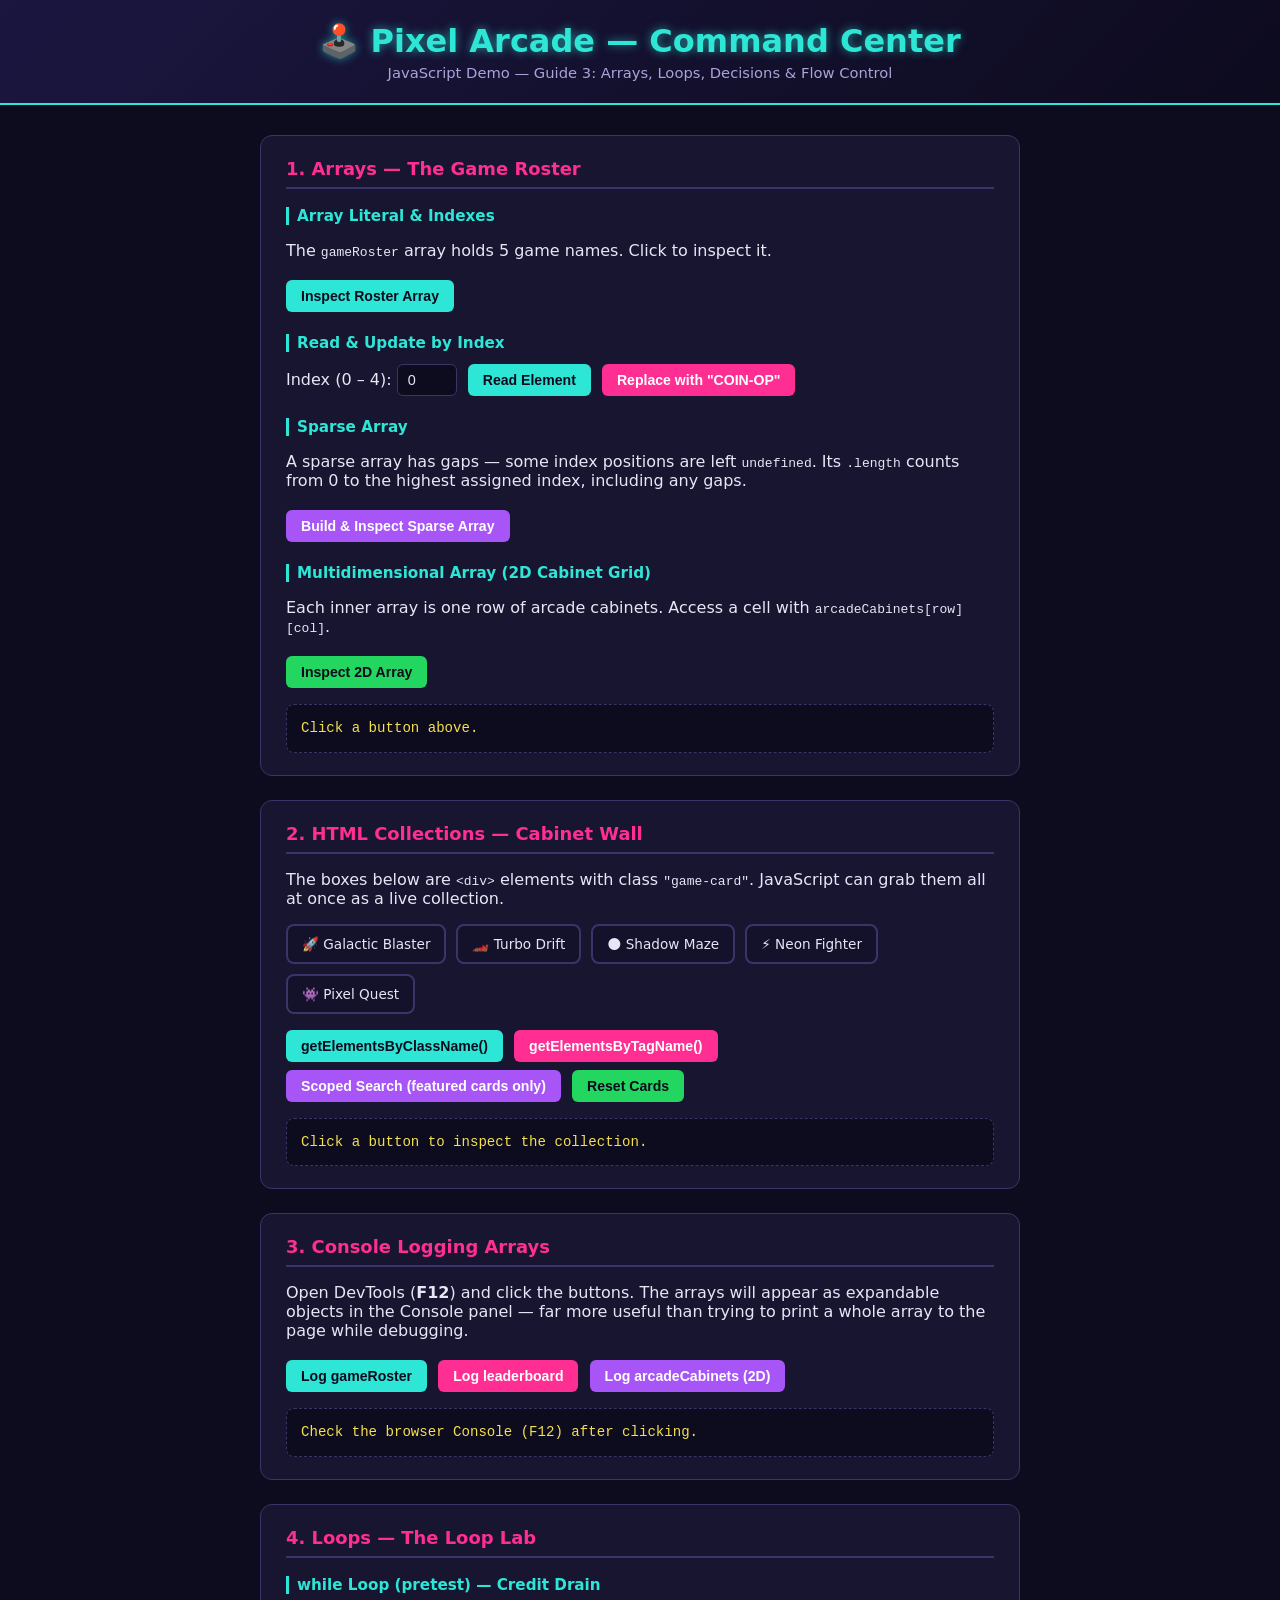
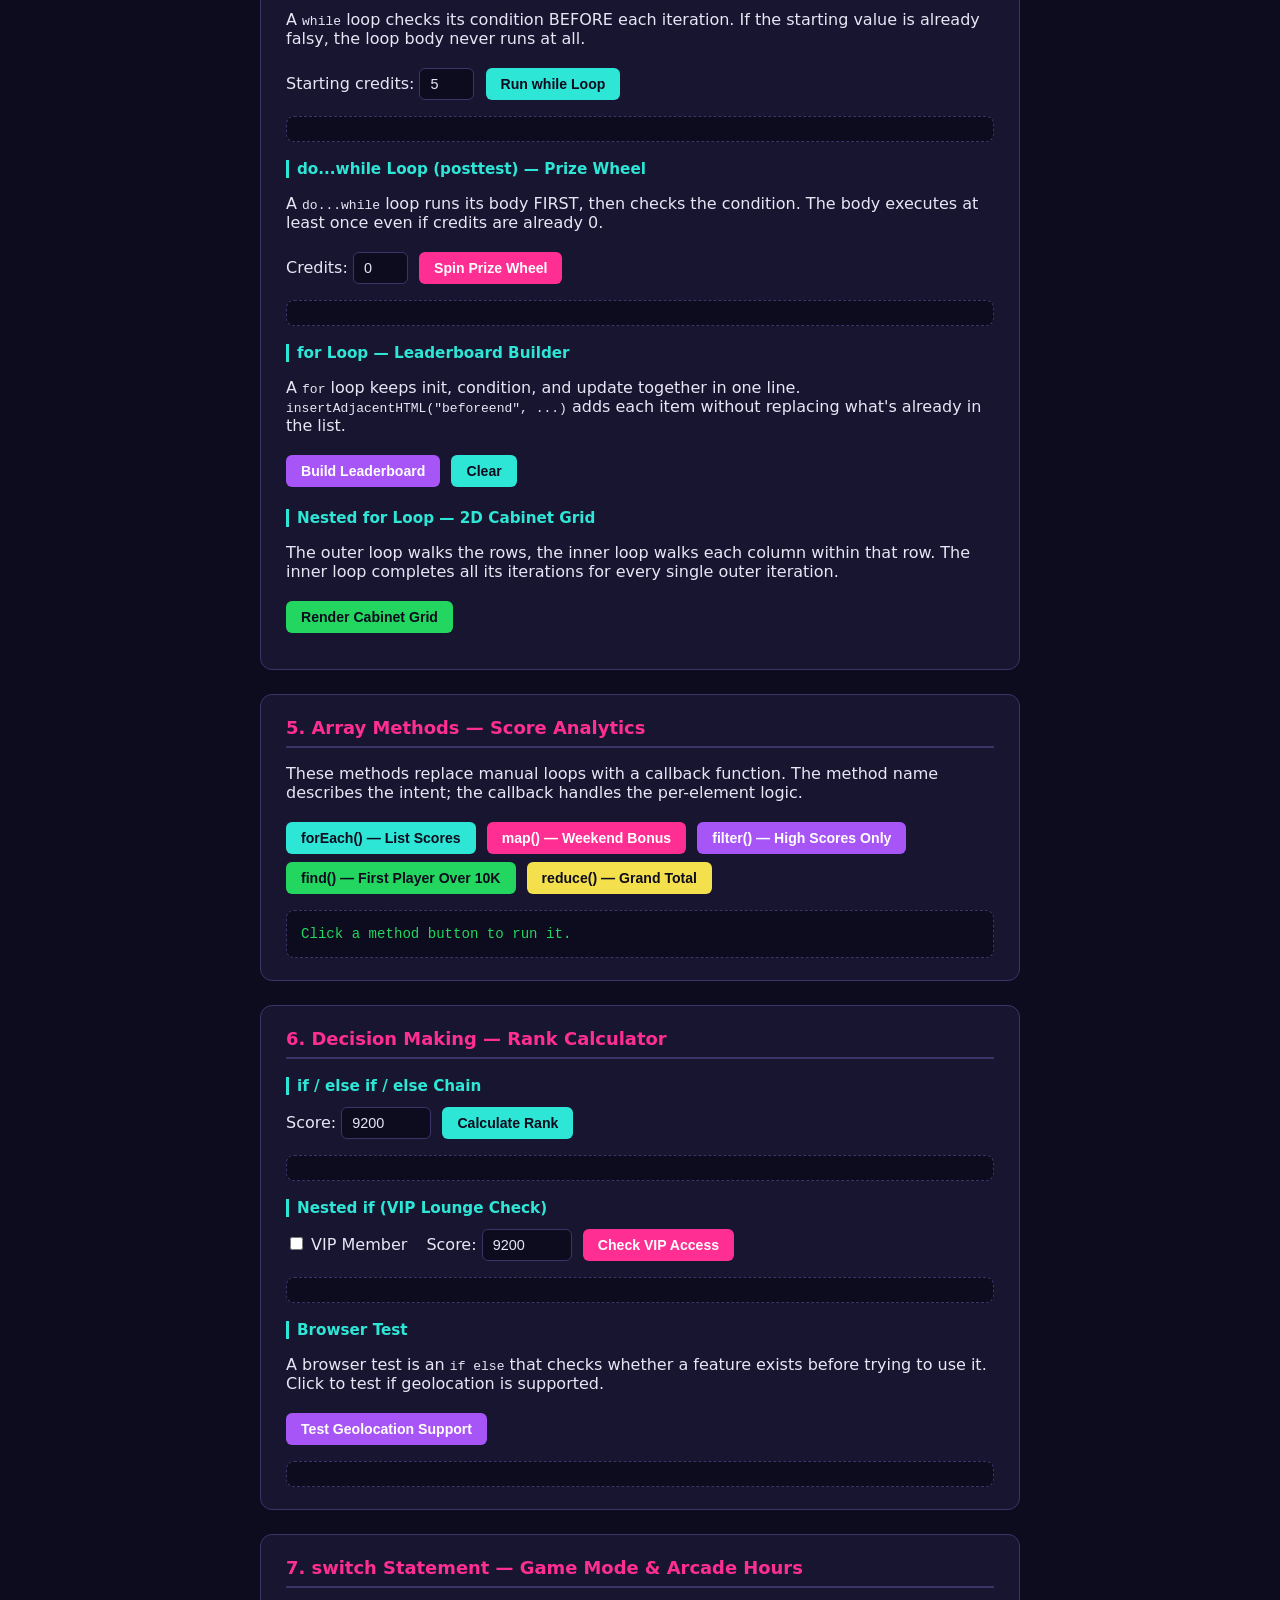
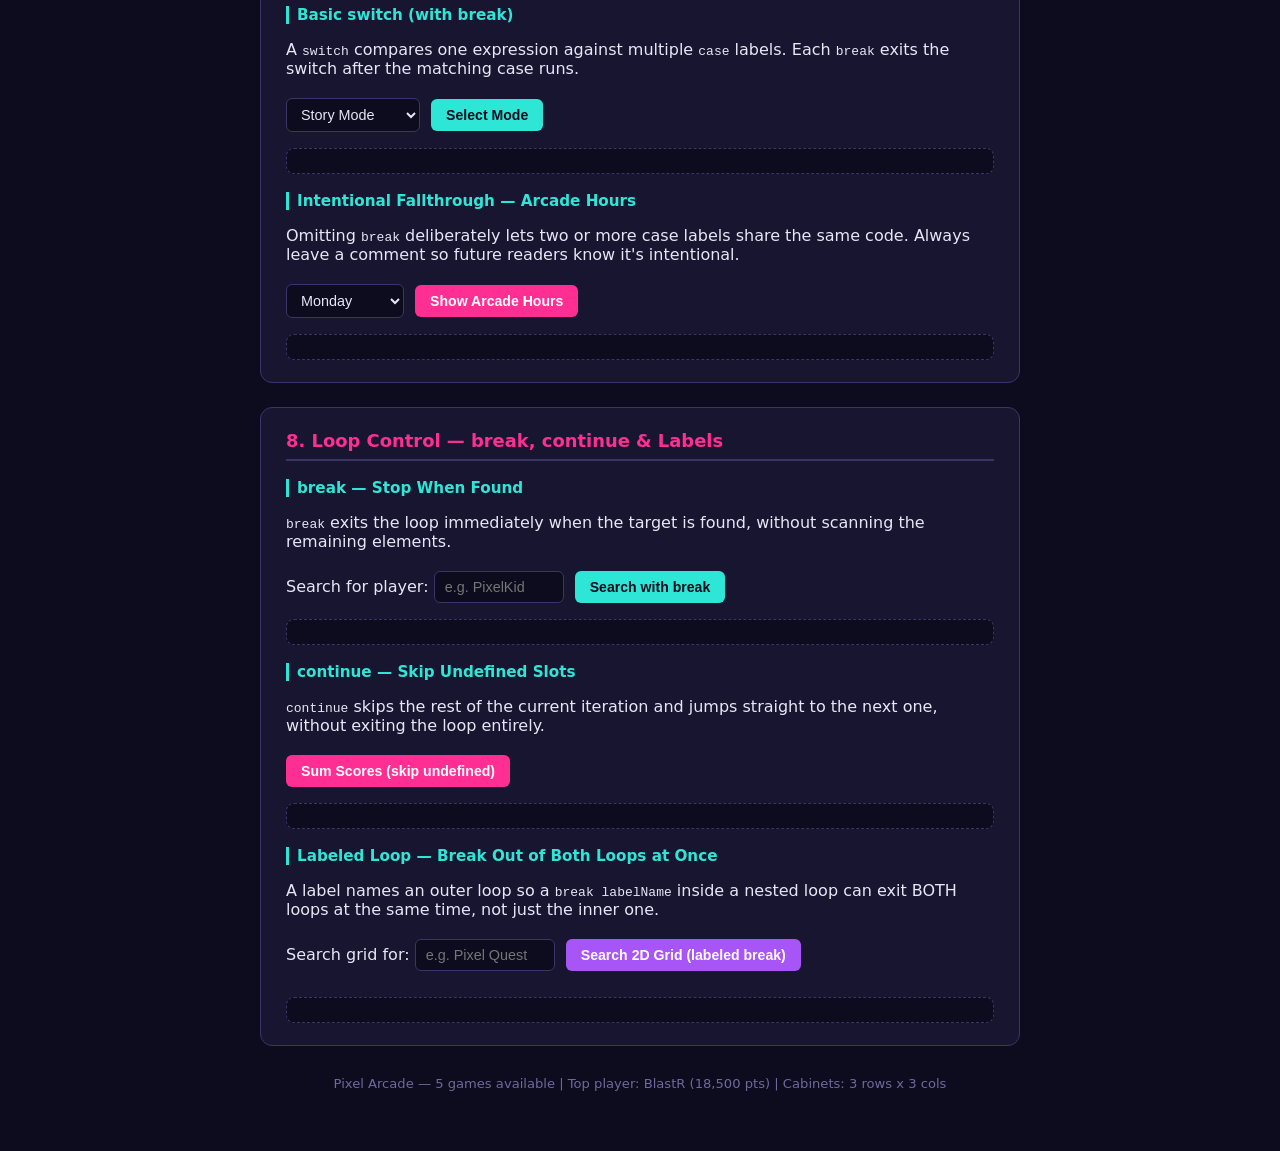
<file: javascript/ch03/index.html>
<!DOCTYPE html>
<html lang="en">
<head>
<!--
    ============================================================
    PIXEL ARCADE — GUIDE 3 LIVE DEMO
    ============================================================
    INSTRUCTOR NOTES

    Section map (matches Guide 3 headings):

      1. Arrays ................................. S1: Game Roster
           - Array literal vs new Array()
           - Elements & indexes (0-based)
           - .length property
           - Sparse arrays
           - Multidimensional arrays (2D cabinet grid)

      2. HTML Collections ....................... S2: Cabinet Wall
           - getElementsByClassName()
           - getElementsByTagName()
           - Accessing by index vs by id
           - Scoped search on a parent element

      3. Console Logging ........................ S3: Log to Console
           - console.log() for arrays & collections

      4. Loops .................................. S4: Loops Lab
           - while (pretest): credit drain countdown
           - do...while (posttest): prize wheel (runs >= once)
           - for: leaderboard builder + insertAdjacentHTML()
           - Nested for: 2D arcade grid

      5. Array Methods .......................... S5: Score Analytics
           - forEach()  — list all scores
           - map()      — bonus weekend multiplier
           - filter()   — scores above threshold
           - find()     — first player over a target
           - reduce()   — total all scores

      6. Decision Making ........................ S6: Rank Calculator
           - if / if else / else if chain
           - Nested if (VIP + score threshold)
           - Browser test (navigator.geolocation)

      7. switch Statement ....................... S7: Game Mode & Hours
           - Basic switch with break
           - Intentional fallthrough (Sat/Sun hours)

      8. Flow Control ........................... S8: Loop Control Lab
           - break: stop search when target found
           - continue: skip undefined score slots
           - Labeled loop: break out of both loops at once

    LIVE "BREAK IT ON PURPOSE" IDEAS:
      - In S4 while loop: comment out "credits--" to show
        infinite loop (reload tab to recover).
      - In S7 switch: remove a break to show accidental fallthrough.
      - In S8 labeled loop: change "break gridSearch" to plain
        "break" and ask students to predict the new behavior.
      - Open DevTools (F12) before clicking S3 buttons to see
        the expandable array in the console panel.
    ============================================================
-->
    <meta charset="UTF-8">
    <meta name="viewport" content="width=device-width, initial-scale=1.0">
    <title>Pixel Arcade — JavaScript Demo (Guide 3)</title>

    <style>
        :root {
            --bg:          #0D0B1E;
            --panel:       #181530;
            --neon-pink:   #FF2E92;
            --neon-cyan:   #2EE6D6;
            --neon-yellow: #F4E04D;
            --neon-purple: #A855F7;
            --neon-green:  #22D65F;
            --text:        #E8E6F5;
            --border:      #3A3568;
            --dim:         #6E699C;
        }

        * { box-sizing: border-box; }

        body {
            font-family: 'Segoe UI', system-ui, sans-serif;
            background: var(--bg);
            color: var(--text);
            margin: 0;
            padding: 0 20px 60px;
        }

        header {
            background: linear-gradient(135deg, #1B1640 0%, #0D0B1E 100%);
            border-bottom: 2px solid var(--neon-cyan);
            padding: 22px 20px;
            text-align: center;
            margin: 0 -20px 30px;
        }

        header h1 {
            margin: 0 0 4px;
            color: var(--neon-cyan);
            text-shadow: 0 0 10px rgba(46,230,214,0.6);
        }

        header p { margin: 0; color: #A8A4D9; font-size: 0.92rem; }

        main { max-width: 760px; margin: 0 auto; }

        section {
            background: var(--panel);
            border: 1px solid var(--border);
            border-radius: 12px;
            padding: 22px 25px;
            margin-bottom: 24px;
        }

        section h2 {
            margin-top: 0;
            color: var(--neon-pink);
            font-size: 1.12rem;
            border-bottom: 2px solid var(--border);
            padding-bottom: 8px;
        }

        section h3 {
            color: var(--neon-cyan);
            font-size: 0.95rem;
            margin: 18px 0 8px;
            border-left: 3px solid var(--neon-cyan);
            padding-left: 8px;
        }

        button {
            background: var(--neon-cyan);
            color: #0D0B1E;
            border: none;
            padding: 8px 15px;
            border-radius: 6px;
            font-size: 0.88rem;
            font-weight: 700;
            cursor: pointer;
            margin: 4px 6px 4px 0;
        }

        button:hover { background: var(--neon-yellow); }

        button.pink   { background: var(--neon-pink);   color: white; }
        button.purple { background: var(--neon-purple);  color: white; }
        button.green  { background: var(--neon-green);   color: #0D0B1E; }

        button.pink:hover,
        button.purple:hover,
        button.green:hover { background: var(--neon-yellow); color: #0D0B1E; }

        input[type="text"], input[type="number"], select {
            background: #0D0B1E;
            border: 1px solid var(--border);
            color: var(--text);
            padding: 7px 10px;
            border-radius: 6px;
            font-size: 0.9rem;
            margin: 4px 6px 4px 0;
        }

        /* ── output / log boxes ── */
        .output {
            margin-top: 12px;
            padding: 12px 14px;
            background: #0D0B1E;
            border: 1px dashed var(--border);
            border-radius: 8px;
            font-family: 'Consolas', 'Courier New', monospace;
            /* Disable ligatures so !=, !==, >=, <= render as plain chars */
            font-variant-ligatures: none;
            font-feature-settings: "liga" 0, "calt" 0;
            white-space: pre-wrap;
            min-height: 22px;
            color: var(--neon-yellow);
            font-size: 0.88rem;
            line-height: 1.6;
        }

        /* ── HTML Collection demo cabinet cards ── */
        #cabinetWall {
            display: flex;
            flex-wrap: wrap;
            gap: 10px;
            margin: 12px 0;
        }

        .game-card {
            background: #14112B;
            border: 2px solid var(--border);
            border-radius: 8px;
            padding: 10px 14px;
            font-size: 0.85rem;
            transition: border-color 0.25s, background 0.25s;
        }

        .game-card.highlighted {
            border-color: var(--neon-yellow);
            background: #2B2450;
        }

        /* ── loops rendered output targets ── */
        #leaderboardList { list-style: none; padding: 0; margin: 8px 0 0; }
        #leaderboardList li {
            padding: 6px 12px;
            border-radius: 6px;
            margin-bottom: 5px;
            background: #14112B;
            border-left: 3px solid var(--neon-cyan);
            font-size: 0.88rem;
        }

        #arcadeGrid {
            display: grid;
            gap: 6px;
            margin: 10px 0 0;
        }

        .grid-cell {
            background: #1E1A40;
            border: 1px solid var(--border);
            border-radius: 6px;
            padding: 8px 10px;
            font-size: 0.8rem;
            text-align: center;
        }

        .grid-cell.found-cell {
            background: var(--neon-purple);
            color: white;
            border-color: var(--neon-purple);
        }

        /* ── array methods output ── */
        #analyticsOutput { color: var(--neon-green); }

        footer {
            text-align: center;
            color: var(--dim);
            font-size: 0.82rem;
            margin-top: 30px;
        }
    </style>
</head>
<body>

<header>
    <h1>🕹️ Pixel Arcade — Command Center</h1>
    <p>JavaScript Demo &mdash; Guide 3: Arrays, Loops, Decisions &amp; Flow Control</p>
</header>

<!--
    ============================================================
    GLOBAL DATA (declared early so every section can use it)
    ============================================================
-->
<script>
    // Array literal: the most common way to create an array.
    // Values are listed inside square brackets, separated by commas.
    let gameRoster = ["Galactic Blaster", "Turbo Drift", "Shadow Maze", "Neon Fighter", "Pixel Quest"];

    // A second array with a different data type (numbers)
    let dailyTokens = [320, 415, 289, 510, 388];

    // Multidimensional array: an array of arrays.
    // Think of it as a grid — each inner array is one row.
    // Row 0 = cabinet row A, Row 1 = row B, Row 2 = row C.
    let arcadeCabinets = [
        ["Galactic Blaster", "Turbo Drift",  "Neon Fighter"],  // Row A
        ["Shadow Maze",      "Pixel Quest",  "Retro Racers"],   // Row B
        ["Thunder Strike",   "Grid Runner",  "Cyber Punch"]     // Row C
    ];

    // Leaderboard data used by several sections
    let leaderboard = [
        { name: "AceX",    score: 14800 },
        { name: "NeonZap",  score: 9200 },
        { name: "PixelKid", score: 6750 },
        { name: "GridRacer",score: 3400 },
        { name: "BlastR",   score: 18500 }
    ];
</script>

<main>

<!-- ============================================================
     SECTION 1 — ARRAYS
     Concepts: literal, new Array(), indexes, length, sparse, 2D
============================================================ -->
<section>
    <h2>1. Arrays — The Game Roster</h2>

    <h3>Array Literal &amp; Indexes</h3>
    <p>The <code>gameRoster</code> array holds 5 game names. Click to inspect it.</p>
    <button onclick="showRosterInfo()">Inspect Roster Array</button>

    <h3>Read &amp; Update by Index</h3>
    <label>Index (0 – 4):
        <input type="number" id="indexInput" value="0" min="0" max="4" style="width:60px;">
    </label>
    <button onclick="readByIndex()">Read Element</button>
    <button class="pink" onclick="replaceByIndex()">Replace with "COIN-OP"</button>

    <h3>Sparse Array</h3>
    <p>A sparse array has gaps — some index positions are left <code>undefined</code>. Its
        <code>.length</code> counts from 0 to the highest assigned index, including any gaps.</p>
    <button class="purple" onclick="showSparseArray()">Build &amp; Inspect Sparse Array</button>

    <h3>Multidimensional Array (2D Cabinet Grid)</h3>
    <p>Each inner array is one row of arcade cabinets.
        Access a cell with <code>arcadeCabinets[row][col]</code>.</p>
    <button class="green" onclick="show2DArray()">Inspect 2D Array</button>

    <div class="output" id="arrayOutput">Click a button above.</div>
</section>

<script>
    // ---- Section 1 functions ----------------------------------------

    function showRosterInfo() {
        // .length reports the total number of elements
        let info = "gameRoster.length: " + gameRoster.length + "\n\n";

        // Accessing individual elements by their numeric index.
        // Indexes always start at 0, so the LAST valid index is length - 1.
        info += "Index 0: " + gameRoster[0] + "\n";
        info += "Index 2: " + gameRoster[2] + "\n";
        info += "Last element (index " + (gameRoster.length - 1) + "): "
              + gameRoster[gameRoster.length - 1] + "\n\n";

        // Logging the full array in a formatted list
        info += "Full roster:\n";
        for (let i = 0; i < gameRoster.length; i++) {
            info += "  [" + i + "] " + gameRoster[i] + "\n";
        }

        document.getElementById("arrayOutput").textContent = info;
    }

    function readByIndex() {
        let idx = parseInt(document.getElementById("indexInput").value);

        // Guard against out-of-bounds indexes
        if (idx < 0 || idx >= gameRoster.length || isNaN(idx)) {
            document.getElementById("arrayOutput").textContent =
                "Index out of range. Valid indexes: 0 to " + (gameRoster.length - 1);
            return;
        }

        document.getElementById("arrayOutput").textContent =
            "gameRoster[" + idx + "] = \"" + gameRoster[idx] + "\"";
    }

    function replaceByIndex() {
        let idx = parseInt(document.getElementById("indexInput").value);
        if (idx < 0 || idx >= gameRoster.length || isNaN(idx)) { return; }

        let oldValue = gameRoster[idx];

        // Assigning to an indexed position REPLACES the value at that spot.
        // The array's length does not change.
        gameRoster[idx] = "COIN-OP";

        document.getElementById("arrayOutput").textContent =
            "gameRoster[" + idx + "] changed:\n" +
            "  Before: \"" + oldValue + "\"\n" +
            "  After:  \"" + gameRoster[idx] + "\"\n\n" +
            "Length is still: " + gameRoster.length;
    }

    function showSparseArray() {
        // Start with an empty array, then assign values at non-consecutive indexes.
        // Indexes 1 through 4 are skipped, leaving them as undefined.
        let tickets = [];
        tickets[0] = 101;
        tickets[5] = 106; // indexes 1-4 are implicit undefined

        let info = "tickets[0] = " + tickets[0] + "\n";
        info += "tickets[1] = " + tickets[1] + " (undefined — never assigned)\n";
        info += "tickets[5] = " + tickets[5] + "\n\n";
        info += "tickets.length = " + tickets.length +
                " (NOT 2 — length goes up to highest index + 1)";

        document.getElementById("arrayOutput").textContent = info;
    }

    function show2DArray() {
        // arcadeCabinets[row][col] — first bracket picks the inner array (row),
        // second bracket picks the element within that row (column).
        let info = "arcadeCabinets[0][0] = \"" + arcadeCabinets[0][0] + "\"  (Row A, Col 0)\n";
        info += "arcadeCabinets[1][2] = \"" + arcadeCabinets[1][2] + "\"  (Row B, Col 2)\n";
        info += "arcadeCabinets[2][1] = \"" + arcadeCabinets[2][1] + "\"  (Row C, Col 1)\n\n";

        // .length on the outer array = number of rows
        info += "Row count: arcadeCabinets.length = " + arcadeCabinets.length + "\n";
        // .length on an inner array = number of columns in that row
        info += "Cols in Row A: arcadeCabinets[0].length = " + arcadeCabinets[0].length + "\n\n";

        info += "Full grid:\n";
        for (let row = 0; row < arcadeCabinets.length; row++) {
            for (let col = 0; col < arcadeCabinets[row].length; col++) {
                info += "  [" + row + "][" + col + "] " + arcadeCabinets[row][col] + "\n";
            }
        }

        document.getElementById("arrayOutput").textContent = info;
    }
</script>


<!-- ============================================================
     SECTION 2 — HTML COLLECTIONS
     Concepts: getElementsByClassName, getElementsByTagName,
               access by index, access by id, scoped search
============================================================ -->
<section>
    <h2>2. HTML Collections — Cabinet Wall</h2>

    <p>The boxes below are <code>&lt;div&gt;</code> elements with class <code>"game-card"</code>.
        JavaScript can grab them all at once as a live collection.</p>

    <!-- These are the elements the collection demo will work with.
         Note the mix of class names for the scoped search demo. -->
    <div id="cabinetWall">
        <div class="game-card featured-card" id="card-galactic">🚀 Galactic Blaster</div>
        <div class="game-card" id="card-turbo">🏎️ Turbo Drift</div>
        <div class="game-card featured-card" id="card-shadow">🌑 Shadow Maze</div>
        <div class="game-card" id="card-neon">⚡ Neon Fighter</div>
        <div class="game-card" id="card-pixel">👾 Pixel Quest</div>
    </div>

    <button onclick="getByClassName()">getElementsByClassName()</button>
    <button class="pink" onclick="getByTagName()">getElementsByTagName()</button>
    <button class="purple" onclick="getScopedSearch()">Scoped Search (featured cards only)</button>
    <button class="green" onclick="resetCards()">Reset Cards</button>

    <div class="output" id="collectionOutput">Click a button to inspect the collection.</div>
</section>

<script>
    // ---- Section 2 functions ----------------------------------------

    function getByClassName() {
        // getElementsByClassName() returns a live HTML Collection of all elements
        // that currently have the specified class, anywhere on the page.
        let cards = document.getElementsByClassName("game-card");

        let info = "getElementsByClassName(\"game-card\")\n";
        info += "Collection length: " + cards.length + "\n\n";

        // Collections are accessed by index, just like arrays.
        // Here we loop through and highlight each card on the page.
        for (let i = 0; i < cards.length; i++) {
            cards[i].classList.add("highlighted");
            info += "[" + i + "] id = \"" + cards[i].id + "\"\n";
        }

        document.getElementById("collectionOutput").textContent = info;
    }

    function getByTagName() {
        // getElementsByTagName() grabs every element matching a tag name.
        // "div" will match a LOT of elements on the page, so we scope it.
        let wall = document.getElementById("cabinetWall");

        // Calling getElementsByTagName on a specific element (wall) instead
        // of document narrows the search to JUST that element's children.
        let divs = wall.getElementsByTagName("div");

        let info = "getElementsByTagName(\"div\") scoped to #cabinetWall\n";
        info += "Collection length: " + divs.length + "\n\n";

        for (let i = 0; i < divs.length; i++) {
            divs[i].classList.add("highlighted");
        }

        info += "Access by index: divs[0].id = \"" + divs[0].id + "\"\n";
        // Collections can also be accessed by the element's id attribute
        info += "Access by id:    divs[\"card-neon\"].id = \"" + divs["card-neon"].id + "\"";

        document.getElementById("collectionOutput").textContent = info;
    }

    function getScopedSearch() {
        // Narrow the search further: only .featured-card elements within #cabinetWall
        let wall = document.getElementById("cabinetWall");
        let featured = wall.getElementsByClassName("featured-card");

        let info = "Scoped search: #cabinetWall -> .featured-card\n";
        info += "Collection length: " + featured.length + " (not all " +
                wall.getElementsByClassName("game-card").length + " cards)\n\n";

        for (let i = 0; i < featured.length; i++) {
            featured[i].classList.add("highlighted");
            info += "[" + i + "] " + featured[i].textContent.trim() + "\n";
        }

        document.getElementById("collectionOutput").textContent = info;
    }

    function resetCards() {
        let cards = document.getElementsByClassName("game-card");
        for (let i = 0; i < cards.length; i++) {
            cards[i].classList.remove("highlighted");
        }
        document.getElementById("collectionOutput").textContent = "Cards reset.";
    }
</script>


<!-- ============================================================
     SECTION 3 — CONSOLE LOGGING
     Concepts: console.log(), inspecting arrays in DevTools
============================================================ -->
<section>
    <h2>3. Console Logging Arrays</h2>
    <p>Open DevTools (<strong>F12</strong>) and click the buttons. The arrays will appear
        as expandable objects in the Console panel — far more useful than
        trying to print a whole array to the page while debugging.</p>

    <button onclick="logGameRoster()">Log gameRoster</button>
    <button class="pink" onclick="logLeaderboard()">Log leaderboard</button>
    <button class="purple" onclick="logCabinets()">Log arcadeCabinets (2D)</button>

    <div class="output" id="consoleOutput">Check the browser Console (F12) after clicking.</div>
</section>

<script>
    function logGameRoster() {
        // console.log() sends the value to the browser's developer console.
        // For arrays this shows an expandable view: click the triangle
        // in the console to see each index and its value.
        console.log("gameRoster array:", gameRoster);
        console.log("gameRoster.length:", gameRoster.length);

        document.getElementById("consoleOutput").textContent =
            "Logged to console:\n  gameRoster  (length: " + gameRoster.length + ")\n" +
            "Open DevTools > Console tab to see the expandable array.";
    }

    function logLeaderboard() {
        // Arrays of objects expand in the console to show each object's properties.
        // This is more readable than trying to stringify it onto the page.
        console.log("leaderboard:", leaderboard);

        document.getElementById("consoleOutput").textContent =
            "Logged to console:\n  leaderboard  (" + leaderboard.length + " entries)\n" +
            "Expand each object in the Console to see .name and .score.";
    }

    function logCabinets() {
        // A 2D array shows as nested expandable arrays in the console.
        console.log("arcadeCabinets (2D):", arcadeCabinets);
        console.log("Row count:", arcadeCabinets.length);
        console.log("Row B:", arcadeCabinets[1]);

        document.getElementById("consoleOutput").textContent =
            "Logged to console:\n  arcadeCabinets  (" + arcadeCabinets.length + " rows)\n" +
            "Expand the outer array, then each inner array to see the grid.";
    }
</script>


<!-- ============================================================
     SECTION 4 — LOOPS
     Concepts: while, do...while, for, nested for, insertAdjacentHTML
============================================================ -->
<section>
    <h2>4. Loops — The Loop Lab</h2>

    <!-- WHILE: pretest loop -->
    <h3>while Loop (pretest) — Credit Drain</h3>
    <p>A <code>while</code> loop checks its condition BEFORE each iteration. If the starting
        value is already falsy, the loop body never runs at all.</p>
    <label>Starting credits:
        <input type="number" id="creditInput" value="5" min="0" max="10" style="width:55px;">
    </label>
    <button onclick="runWhileLoop()">Run while Loop</button>
    <div class="output" id="whileOutput"></div>

    <!-- DO...WHILE: posttest loop -->
    <h3>do...while Loop (posttest) — Prize Wheel</h3>
    <p>A <code>do...while</code> loop runs its body FIRST, then checks the condition. The
        body executes at least once even if credits are already 0.</p>
    <label>Credits:
        <input type="number" id="wheelCreditInput" value="0" min="0" max="5" style="width:55px;">
    </label>
    <button class="pink" onclick="runDoWhileLoop()">Spin Prize Wheel</button>
    <div class="output" id="doWhileOutput"></div>

    <!-- FOR: building a list with insertAdjacentHTML -->
    <h3>for Loop — Leaderboard Builder</h3>
    <p>A <code>for</code> loop keeps init, condition, and update together in one line.
        <code>insertAdjacentHTML("beforeend", ...)</code> adds each item without
        replacing what's already in the list.</p>
    <button class="purple" onclick="buildLeaderboard()">Build Leaderboard</button>
    <button onclick="clearLeaderboard()">Clear</button>
    <ul id="leaderboardList"></ul>

    <!-- NESTED FOR: rendering a 2D arcade grid -->
    <h3>Nested for Loop — 2D Cabinet Grid</h3>
    <p>The outer loop walks the rows, the inner loop walks each column within that row.
        The inner loop completes all its iterations for every single outer iteration.</p>
    <button class="green" onclick="buildArcadeGrid()">Render Cabinet Grid</button>
    <div id="arcadeGrid"></div>
</section>

<script>
    // ---- Section 4 functions ----------------------------------------

    function runWhileLoop() {
        let credits = parseInt(document.getElementById("creditInput").value);
        let output = "";

        // A while loop is a PRETEST loop: condition checked BEFORE the body runs.
        // If credits starts at 0, the body never executes — watch for that!
        while (credits > 0) {
            output += "Playing game... credits remaining: " + credits + "\n";
            credits--; // CRITICAL: without this, we get an infinite loop!
        }

        // *** DEMO IDEA: comment out "credits--" above and show the
        //     browser tab hanging. Reload to recover. ***

        output += credits === 0
            ? "GAME OVER — out of credits."
            : "(Loop never ran — credits were already 0 or less.)";

        document.getElementById("whileOutput").textContent = output;
    }

    function runDoWhileLoop() {
        let credits = parseInt(document.getElementById("wheelCreditInput").value);
        let prizes = ["Extra Life", "Bonus Coins", "Speed Boost", "Shield", "No Prize"];
        let output = "";
        let spins = 0;

        // A do...while is a POSTTEST loop: body runs FIRST, condition checked AFTER.
        // Even with 0 credits the wheel spins once — guaranteed first execution.
        do {
            let prize = prizes[Math.floor(Math.random() * prizes.length)];
            spins++;
            output += "Spin #" + spins + " -> " + prize + "\n";
            credits--;
        } while (credits > 0); // condition checked AFTER the first spin

        output += "\nTotal spins: " + spins +
                  "\n(Even starting at 0 credits, the wheel spun once!)";

        document.getElementById("doWhileOutput").textContent = output;
    }

    function buildLeaderboard() {
        let list = document.getElementById("leaderboardList");
        list.innerHTML = ""; // clear any previous build

        // A for loop combines init (let i=0), condition (i < length),
        // and update (i++) into one compact header line.
        for (let i = 0; i < leaderboard.length; i++) {
            let rank = i + 1; // human-readable rank (1-based)
            let entry = leaderboard[i];

            // insertAdjacentHTML("beforeend", html) APPENDS new HTML inside the
            // target element without wiping out what's already there.
            // Compare to innerHTML +=, which re-parses the whole element each time.
            list.insertAdjacentHTML(
                "beforeend",
                "<li>#" + rank + " &nbsp; " + entry.name +
                " &nbsp; <strong>" + entry.score.toLocaleString() + " pts</strong></li>"
            );
        }
    }

    function clearLeaderboard() {
        document.getElementById("leaderboardList").innerHTML = "";
    }

    function buildArcadeGrid() {
        let grid = document.getElementById("arcadeGrid");
        grid.innerHTML = "";

        // Set CSS grid columns to match the number of columns in row 0
        grid.style.gridTemplateColumns =
            "repeat(" + arcadeCabinets[0].length + ", 1fr)";

        // OUTER loop: iterate over rows
        for (let row = 0; row < arcadeCabinets.length; row++) {
            // INNER loop: iterate over every column in the current row.
            // The inner loop runs to completion for EACH single outer iteration.
            for (let col = 0; col < arcadeCabinets[row].length; col++) {
                grid.insertAdjacentHTML(
                    "beforeend",
                    "<div class='grid-cell'>" +
                    "<span style='color:var(--dim);font-size:0.72rem;'>[" + row + "][" + col + "]</span><br>" +
                    arcadeCabinets[row][col] +
                    "</div>"
                );
            }
        }
    }
</script>


<!-- ============================================================
     SECTION 5 — ARRAY METHODS
     Concepts: forEach, map, filter, find, reduce (with callbacks)
============================================================ -->
<section>
    <h2>5. Array Methods — Score Analytics</h2>
    <p>These methods replace manual loops with a callback function. The method name
        describes the intent; the callback handles the per-element logic.</p>

    <button onclick="runForEach()">forEach() &mdash; List Scores</button>
    <button class="pink" onclick="runMap()">map() &mdash; Weekend Bonus</button>
    <button class="purple" onclick="runFilter()">filter() &mdash; High Scores Only</button>
    <button class="green" onclick="runFind()">find() &mdash; First Player Over 10K</button>
    <button onclick="runReduce()" style="background:var(--neon-yellow);color:#0D0B1E;">
        reduce() &mdash; Grand Total
    </button>

    <div class="output" id="analyticsOutput">Click a method button to run it.</div>
</section>

<script>
    // ---- Section 5 functions ----------------------------------------

    function runForEach() {
        // forEach() calls the callback once for EVERY element in order.
        // It does NOT return a new array — it's purely for side-effects.
        let output = "forEach() — iterating leaderboard:\n";

        leaderboard.forEach(function(player) {
            // "player" is the current element on each iteration
            output += "  " + player.name + ": " + player.score.toLocaleString() + " pts\n";
        });

        output += "\n(forEach does not return a new array — it just runs the callback.)";
        document.getElementById("analyticsOutput").textContent = output;
    }

    function runMap() {
        // map() calls the callback for every element and RETURNS A NEW ARRAY
        // containing whatever the callback returns for each element.
        // The original array is not changed.
        const WEEKEND_MULTIPLIER = 1.5;

        let boostedScores = leaderboard.map(function(player) {
            // Return a new object with the same name but a boosted score.
            // The original leaderboard array is left unchanged.
            return { name: player.name, score: Math.round(player.score * WEEKEND_MULTIPLIER) };
        });

        let output = "map() — Weekend x" + WEEKEND_MULTIPLIER + " bonus scores:\n";
        boostedScores.forEach(function(p) {
            output += "  " + p.name + ": " + p.score.toLocaleString() + " pts\n";
        });
        output += "\nOriginal leaderboard unchanged:\n";
        leaderboard.forEach(function(p) {
            output += "  " + p.name + ": " + p.score.toLocaleString() + " pts\n";
        });

        document.getElementById("analyticsOutput").textContent = output;
    }

    function runFilter() {
        // filter() calls the callback for every element and returns a NEW ARRAY
        // containing only elements where the callback returned true (truthy).
        const THRESHOLD = 10000;

        let topPlayers = leaderboard.filter(function(player) {
            return player.score >= THRESHOLD; // keep this player?
        });

        let output = "filter() — players with score >= " + THRESHOLD.toLocaleString() + ":\n";

        if (topPlayers.length === 0) {
            output += "  (no players matched)";
        } else {
            topPlayers.forEach(function(p) {
                output += "  " + p.name + ": " + p.score.toLocaleString() + " pts\n";
            });
            output += "\n" + topPlayers.length + " of " + leaderboard.length + " players qualified.";
        }

        document.getElementById("analyticsOutput").textContent = output;
    }

    function runFind() {
        // find() returns the FIRST element where the callback returns true.
        // If nothing matches, it returns undefined.
        const TARGET = 10000;

        let found = leaderboard.find(function(player) {
            return player.score > TARGET;
        });

        let output = "find() — first player with score > " + TARGET.toLocaleString() + ":\n\n";

        // Check for undefined before using the result
        if (found !== undefined) {
            output += "  Found: " + found.name + " with " + found.score.toLocaleString() + " pts\n";
            output += "\n(Stops searching as soon as the first match is found —\n" +
                      " does NOT scan the rest of the array.)";
        } else {
            output += "  No player found. (find() returned undefined)";
        }

        document.getElementById("analyticsOutput").textContent = output;
    }

    function runReduce() {
        // reduce() combines every element into ONE accumulated result.
        // The callback receives the running accumulator and the current element.
        // The second argument to reduce() is the starting value of the accumulator.
        let grandTotal = leaderboard.reduce(function(accumulator, player) {
            return accumulator + player.score; // add this player's score to the running total
        }, 0); // 0 is the accumulator's starting value

        let average = Math.round(grandTotal / leaderboard.length);

        let output = "reduce() — totaling all scores:\n";
        leaderboard.forEach(function(p) { output += "  + " + p.score.toLocaleString() + "\n"; });
        output += "  ─────────────────\n";
        output += "  Grand Total: " + grandTotal.toLocaleString() + " pts\n";
        output += "  Average:     " + average.toLocaleString() + " pts";

        document.getElementById("analyticsOutput").textContent = output;
    }
</script>


<!-- ============================================================
     SECTION 6 — DECISION MAKING
     Concepts: if, if else, else if, nested if, browser test
============================================================ -->
<section>
    <h2>6. Decision Making — Rank Calculator</h2>

    <h3>if / else if / else Chain</h3>
    <label>Score:
        <input type="number" id="rankScoreInput" value="9200" style="width:90px;">
    </label>
    <button onclick="calculateRank()">Calculate Rank</button>
    <div class="output" id="rankOutput"></div>

    <h3>Nested if (VIP Lounge Check)</h3>
    <label>
        <input type="checkbox" id="isVipCheck"> VIP Member
    </label>
    <label style="margin-left:14px;">Score:
        <input type="number" id="vipScoreInput" value="9200" style="width:90px;">
    </label>
    <button class="pink" onclick="checkVipLounge()">Check VIP Access</button>
    <div class="output" id="vipOutput"></div>

    <h3>Browser Test</h3>
    <p>A browser test is an <code>if else</code> that checks whether a feature exists
        before trying to use it. Click to test if geolocation is supported.</p>
    <button class="purple" onclick="runBrowserTest()">Test Geolocation Support</button>
    <div class="output" id="browserTestOutput"></div>
</section>

<script>
    // ---- Section 6 functions ----------------------------------------

    function calculateRank() {
        let score = parseInt(document.getElementById("rankScoreInput").value);

        if (isNaN(score)) {
            document.getElementById("rankOutput").textContent = "Enter a numeric score.";
            return;
        }

        // else if chain: conditions are tested IN ORDER. Only the FIRST
        // true block runs. Once a match is found, the rest are skipped.
        let rank, badge;

        if (score >= 15000) {
            rank = "PLATINUM";
            badge = "🏆";
        } else if (score >= 10000) {
            rank = "GOLD";
            badge = "🥇";
        } else if (score >= 5000) {
            rank = "SILVER";
            badge = "🥈";
        } else if (score > 0) {
            rank = "BRONZE";
            badge = "🥉";
        } else {
            // The final else catches everything that didn't match above
            rank = "UNRANKED";
            badge = "👾";
        }

        document.getElementById("rankOutput").textContent =
            "Score: " + score.toLocaleString() + " pts\n" +
            "Rank:  " + badge + " " + rank;
    }

    function checkVipLounge() {
        let isVip = document.getElementById("isVipCheck").checked;
        let score = parseInt(document.getElementById("vipScoreInput").value);
        let output = "";

        // Nested if: the inner if only runs if the outer condition is true.
        // This models "must be VIP AND must have a high score."
        if (isVip) {
            if (score >= 10000) {
                output = "✅ VIP Lounge access GRANTED\n(VIP member with qualifying score)";
            } else {
                output = "⚠️ VIP badge recognized but score below 10,000.\n" +
                         "Keep playing to earn lounge access!";
            }
        } else {
            // This else belongs to the OUTER if (isVip check).
            // The inner score check is never even reached.
            output = "🚫 VIP Lounge access DENIED — not a VIP member.\n" +
                     "(Inner score condition was never checked.)";
        }

        document.getElementById("vipOutput").textContent = output;
    }

    function runBrowserTest() {
        // A browser test checks whether an object, property, or method EXISTS
        // before trying to use it. navigator.geolocation is truthy if supported,
        // undefined (falsy) if not. This prevents a runtime error on older browsers.
        if (navigator.geolocation) {
            document.getElementById("browserTestOutput").textContent =
                "✅ navigator.geolocation is supported in this browser.\n" +
                "We could now safely call navigator.geolocation.getCurrentPosition().";
        } else {
            document.getElementById("browserTestOutput").textContent =
                "❌ navigator.geolocation is NOT available.\n" +
                "The else block provides a fallback experience.";
        }
    }
</script>


<!-- ============================================================
     SECTION 7 — SWITCH STATEMENT
     Concepts: switch/case/break, default, intentional fallthrough
============================================================ -->
<section>
    <h2>7. switch Statement — Game Mode &amp; Arcade Hours</h2>

    <h3>Basic switch (with break)</h3>
    <p>A <code>switch</code> compares one expression against multiple <code>case</code> labels.
        Each <code>break</code> exits the switch after the matching case runs.</p>
    <select id="gameModeSelect">
        <option value="story">Story Mode</option>
        <option value="versus">Versus Mode</option>
        <option value="survival">Survival Mode</option>
        <option value="practice">Practice Mode</option>
    </select>
    <button onclick="describeGameMode()">Select Mode</button>
    <div class="output" id="switchOutput"></div>

    <h3>Intentional Fallthrough — Arcade Hours</h3>
    <p>Omitting <code>break</code> deliberately lets two or more case labels share the same code.
        Always leave a comment so future readers know it's intentional.</p>
    <select id="daySelect">
        <option value="Mon">Monday</option>
        <option value="Tue">Tuesday</option>
        <option value="Wed">Wednesday</option>
        <option value="Thu">Thursday</option>
        <option value="Fri">Friday</option>
        <option value="Sat">Saturday</option>
        <option value="Sun">Sunday</option>
    </select>
    <button class="pink" onclick="showArcadeHours()">Show Arcade Hours</button>
    <div class="output" id="hoursOutput"></div>
</section>

<script>
    // ---- Section 7 functions ----------------------------------------

    function describeGameMode() {
        let mode = document.getElementById("gameModeSelect").value;
        let description = "";

        // switch uses STRICT equality (===) to match case labels.
        // Without "break", execution would "fall through" into the next case.
        switch (mode) {
            case "story":
                description = "Story Mode: Single-player campaign across 8 worlds.";
                break; // exit the switch — don't fall into "versus"
            case "versus":
                description = "Versus Mode: 1v1 head-to-head on split screen.";
                break;
            case "survival":
                description = "Survival Mode: Waves of enemies. How long can you last?";
                break;
            case "practice":
                description = "Practice Mode: No timer, no enemies. Learn the controls.";
                break;
            default:
                // default runs if no case label matched — the catch-all.
                description = "Unknown mode selected.";
        }

        document.getElementById("switchOutput").textContent =
            "Selected: \"" + mode + "\"\n" + description;
    }

    function showArcadeHours() {
        let day = document.getElementById("daySelect").value;
        let hours = "";

        switch (day) {
            case "Mon":
            case "Tue":
            case "Wed":
            case "Thu":
                // No break between Mon, Tue, Wed, Thu — intentional fallthrough.
                // All four cases share the same response.
                // Always comment this so it's clear it's deliberate, not a mistake.
                hours = "Weekday hours: 2:00 PM – 10:00 PM";
                break;

            case "Fri":
                // Friday gets its own hours — no fallthrough here
                hours = "Friday hours: 2:00 PM – Midnight";
                break;

            case "Sat":
            case "Sun":
                // Sat and Sun share weekend hours — intentional fallthrough
                hours = "Weekend hours: 11:00 AM – Midnight";
                break;

            default:
                hours = "Arcade is closed.";
        }

        document.getElementById("hoursOutput").textContent =
            "Hours for " + day + ": " + hours;
    }
</script>


<!-- ============================================================
     SECTION 8 — FLOW CONTROL
     Concepts: break, continue, statement labels (labeled loops)
============================================================ -->
<section>
    <h2>8. Loop Control — break, continue &amp; Labels</h2>

    <h3>break — Stop When Found</h3>
    <p><code>break</code> exits the loop immediately when the target is found, without
        scanning the remaining elements.</p>
    <label>Search for player:
        <input type="text" id="searchInput" placeholder="e.g. PixelKid" style="width:130px;">
    </label>
    <button onclick="searchLeaderboard()">Search with break</button>
    <div class="output" id="breakOutput"></div>

    <h3>continue — Skip Undefined Slots</h3>
    <p><code>continue</code> skips the rest of the current iteration and jumps straight
        to the next one, without exiting the loop entirely.</p>
    <button class="pink" onclick="sumWithContinue()">Sum Scores (skip undefined)</button>
    <div class="output" id="continueOutput"></div>

    <h3>Labeled Loop — Break Out of Both Loops at Once</h3>
    <p>A label names an outer loop so a <code>break labelName</code> inside a nested loop
        can exit BOTH loops at the same time, not just the inner one.</p>
    <label>Search grid for:
        <input type="text" id="gridSearchInput" placeholder="e.g. Pixel Quest" style="width:140px;">
    </label>
    <button class="purple" onclick="searchGrid()">Search 2D Grid (labeled break)</button>
    <div id="arcadeGrid2" style="display:grid;gap:6px;margin:10px 0;"></div>
    <div class="output" id="labelOutput"></div>
</section>

<script>
    // ---- Section 8 functions ----------------------------------------

    function searchLeaderboard() {
        let target = document.getElementById("searchInput").value.trim();
        let output = "Searching for \"" + target + "\"...\n";
        let found = false;

        for (let i = 0; i < leaderboard.length; i++) {
            output += "  Checking [" + i + "] " + leaderboard[i].name;

            if (leaderboard[i].name === target) {
                found = true;
                output += " <- FOUND! Score: " + leaderboard[i].score.toLocaleString() + " pts\n";
                break; // exit the loop immediately — no need to check the rest
            }
            output += " (no match)\n";
        }

        if (!found) {
            output += "\nPlayer not found on the leaderboard.";
        }

        output += "\n(Without break, the loop would continue through all " +
                  leaderboard.length + " entries even after finding a match.)";

        document.getElementById("breakOutput").textContent = output;
    }

    function sumWithContinue() {
        // A sparse-style scores array — some slots are undefined (not assigned)
        let scores = [1400, undefined, 3200, undefined, 8800, 550];
        let total = 0;
        let output = "Processing scores array:\n";

        for (let i = 0; i < scores.length; i++) {
            if (scores[i] === undefined) {
                output += "  [" + i + "] undefined -> SKIPPED (continue)\n";
                continue; // jump to the next iteration; skip the += below
            }

            total += scores[i];
            output += "  [" + i + "] " + scores[i] + " -> running total: " + total + "\n";
        }

        output += "\nFinal total (undefined slots ignored): " + total;
        output += "\n\n(break would EXIT the loop; continue only SKIPS one iteration.)";

        document.getElementById("continueOutput").textContent = output;
    }

    function searchGrid() {
        let target = document.getElementById("gridSearchInput").value.trim();
        let output = "Searching arcadeCabinets for \"" + target + "\"...\n";
        let foundRow = -1, foundCol = -1;

        // Render the grid first so we can highlight the found cell
        let grid = document.getElementById("arcadeGrid2");
        grid.innerHTML = "";
        grid.style.gridTemplateColumns =
            "repeat(" + arcadeCabinets[0].length + ", 1fr)";
        for (let r = 0; r < arcadeCabinets.length; r++) {
            for (let c = 0; c < arcadeCabinets[r].length; c++) {
                grid.insertAdjacentHTML("beforeend",
                    "<div class='grid-cell' id='gc-" + r + "-" + c + "'>" +
                    "<span style='color:var(--dim);font-size:0.72rem;'>[" + r + "][" + c + "]</span><br>" +
                    arcadeCabinets[r][c] + "</div>"
                );
            }
        }

        // gridSearch: is the LABEL for the outer loop.
        // Writing "break gridSearch" from inside the inner loop exits BOTH loops at once.
        // A plain "break" (no label) would only exit the INNER loop.
        gridSearch: for (let row = 0; row < arcadeCabinets.length; row++) {
            for (let col = 0; col < arcadeCabinets[row].length; col++) {
                output += "  Checking [" + row + "][" + col + "] " + arcadeCabinets[row][col];

                if (arcadeCabinets[row][col] === target) {
                    foundRow = row;
                    foundCol = col;
                    output += " <- FOUND!\n";
                    break gridSearch; // exits BOTH the inner AND outer loop
                }
                output += "\n";
            }
        }

        if (foundRow !== -1) {
            document.getElementById("gc-" + foundRow + "-" + foundCol)
                    .classList.add("found-cell");
            output += "\nFound at [" + foundRow + "][" + foundCol + "].\n" +
                      "break gridSearch exited both loops immediately.\n" +
                      "The cell is highlighted purple in the grid above.";
        } else {
            output += "\nNot found in any row or column.";
        }

        document.getElementById("labelOutput").textContent = output;
    }
</script>

</main>

<footer id="arcadeFooter">Loading arcade status&hellip;</footer>

<!-- External script: sets footer text, attached via defer -->
<script src="script.js" defer></script>

</body>
</html>
</file>
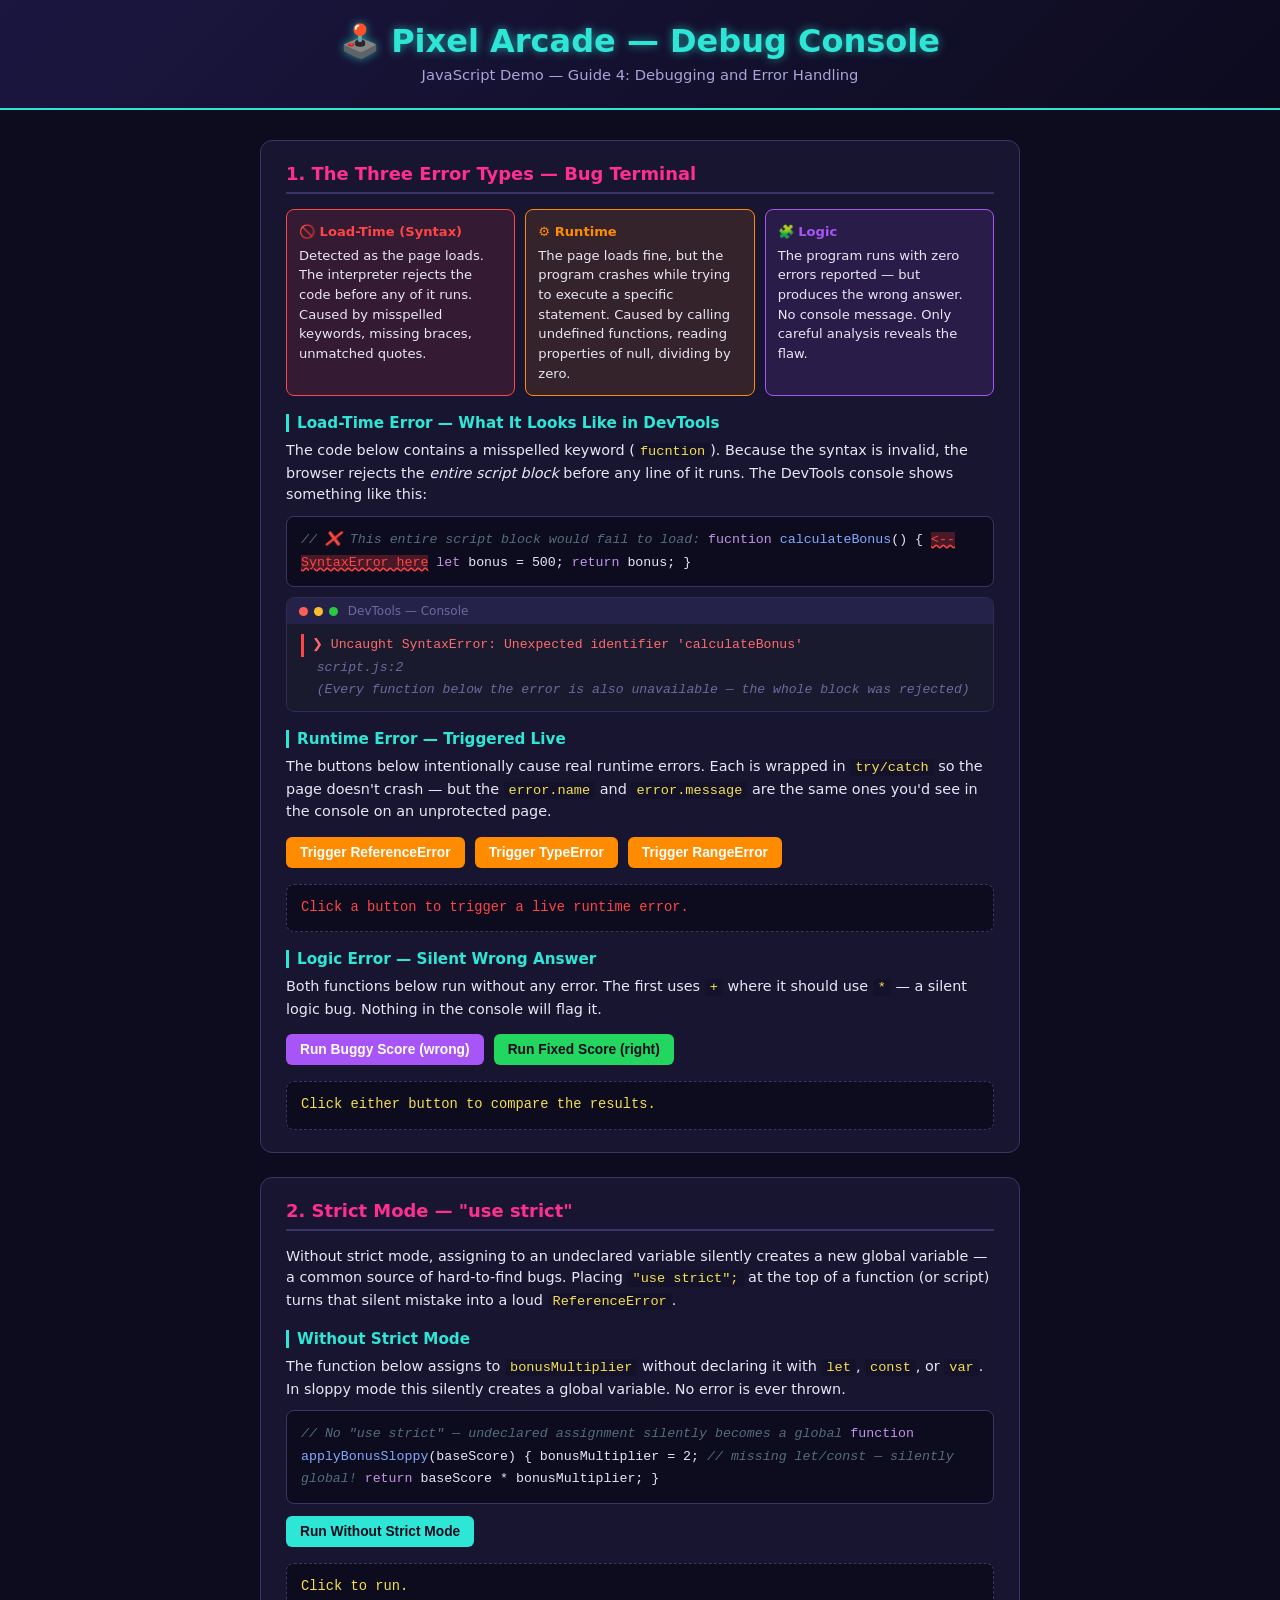
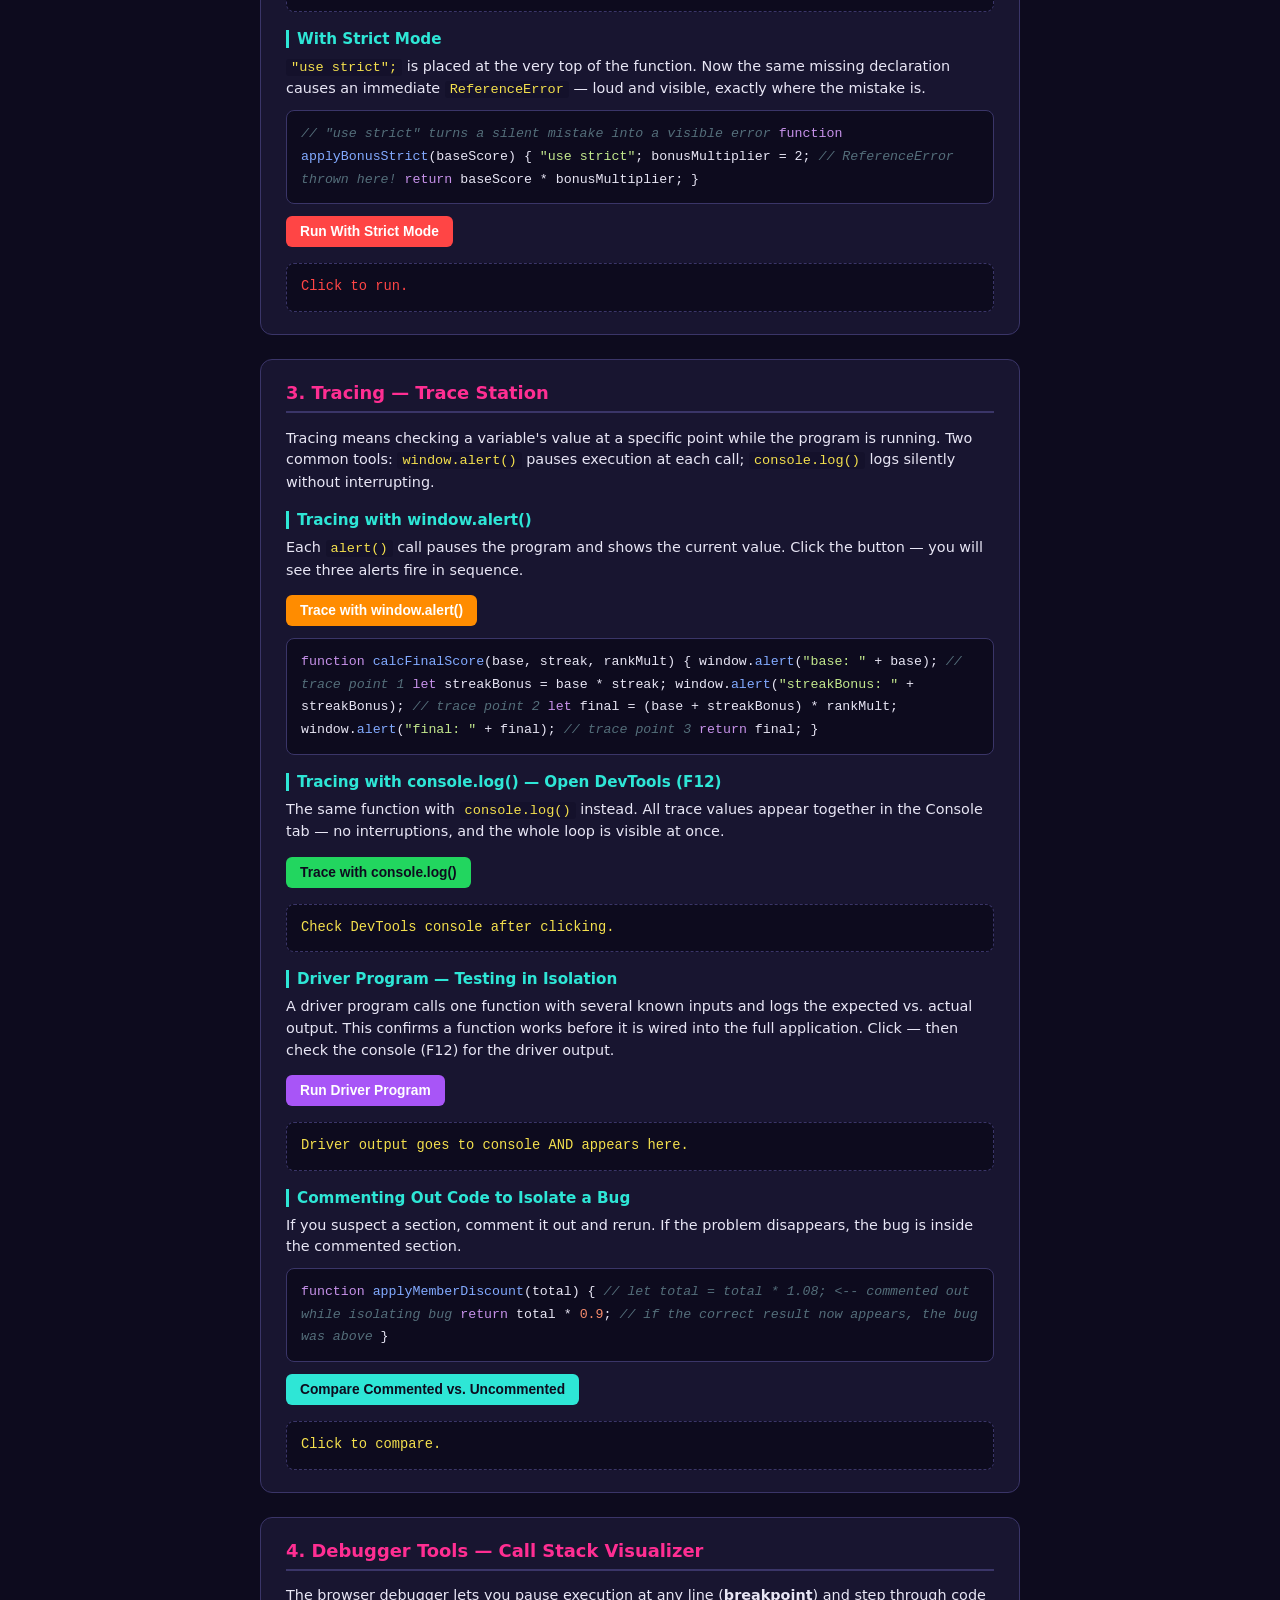
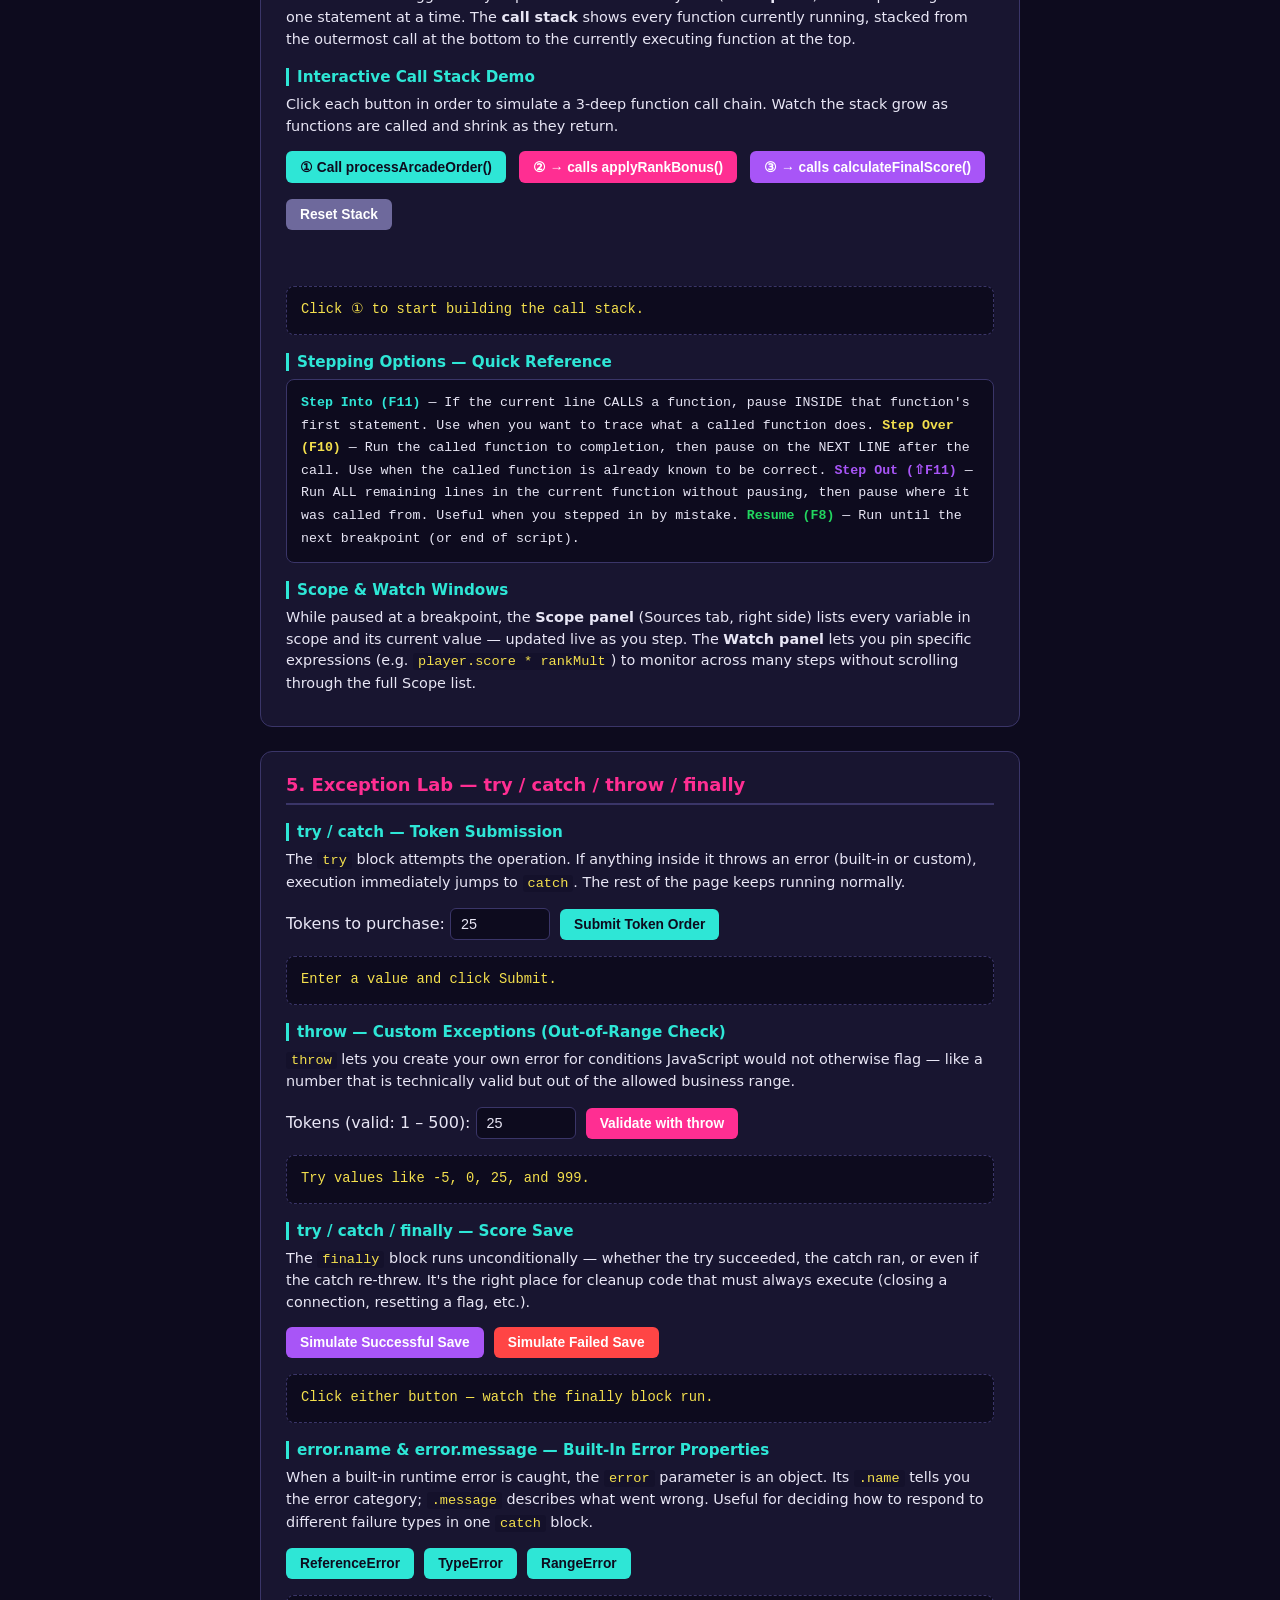
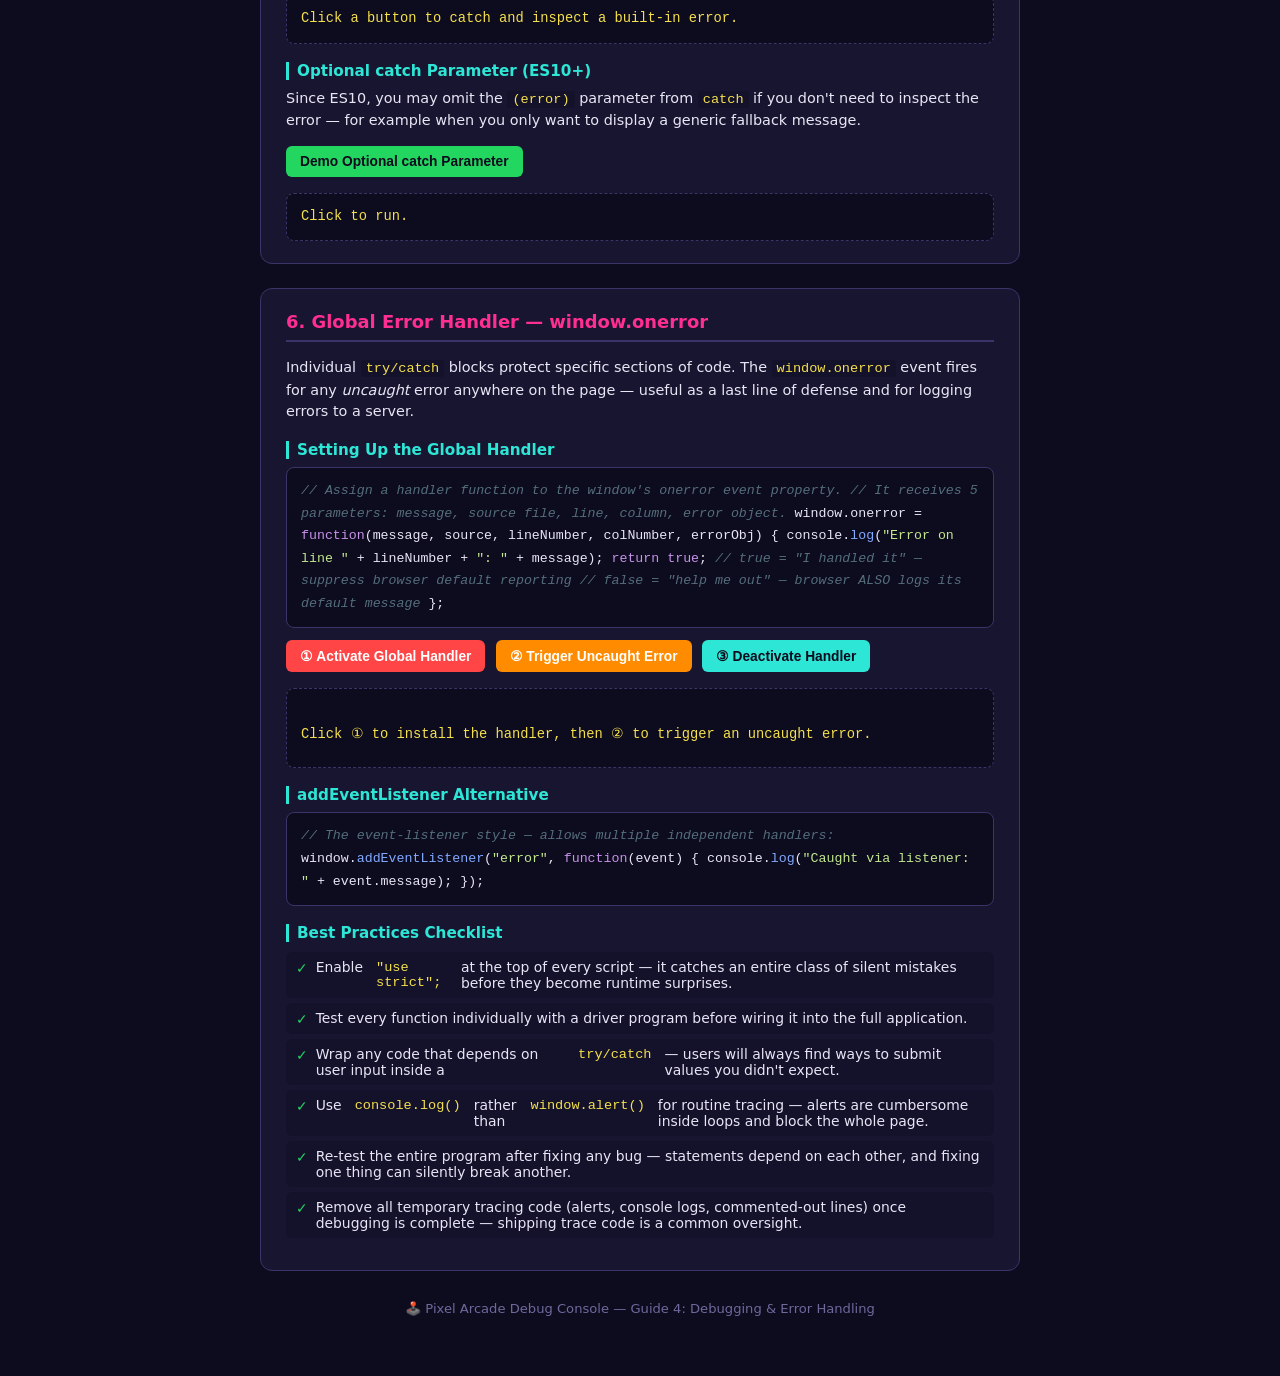
<file: javascript/ch04/index.html>
<!DOCTYPE html>
<html lang="en">
<head>
<!--
    ============================================================
    PIXEL ARCADE — GUIDE 4 LIVE DEMO
    ============================================================
    INSTRUCTOR NOTES

    Section map (matches Guide 4 headings):

      1. Error Types .......................... S1: Bug Terminal
           - Load-time (syntax) error: what it looks like & why
             the whole script halts (shown as styled mockup +
             a real broken-function demo in an isolated scope)
           - Runtime error: triggered live, caught in try/catch
           - Logic error: wrong formula, silent wrong answer

      2. Strict Mode .......................... S2: Strict Mode Lab
           - Without "use strict": undeclared var silently created
           - With "use strict": ReferenceError thrown immediately
           - Function-level vs. script-level placement

      3. Tracing .............................. S3: Trace Station
           - window.alert() trace points (pauses execution)
           - console.log() trace points (non-interrupting)
           - Driver program testing a function in isolation
           - Commenting out code to isolate a bug

      4. Debugger Tools ....................... S4: Debugger Walkthrough
           - Breakpoints (interactive simulator)
           - Step In / Step Over / Step Out
           - Call stack visualizer (3-deep nested call chain)
           - Scope & Watch window concepts

      5. try / catch / throw / finally ........ S5: Exception Lab
           - try/catch catching a runtime error
           - throw for a custom out-of-range exception
           - try/catch/finally — finally ALWAYS runs
           - error.name and error.message properties
           - Optional catch parameter (ES10+)

      6. Global Error Handling ................ S6: Global Handler
           - window.onerror event handler
           - Parameters: message, source, lineNumber
           - return true vs. return false behavior
           - Best practices checklist

    LIVE "BREAK IT ON PURPOSE" IDEAS:
      - S2 Strict Mode: comment out "use strict" in the strict
        function and rerun — the undeclared var silently passes.
      - S3 Tracing: swap console.log for window.alert inside the
        loop and show students how painful that gets at 5 items.
      - S5 throw: remove both throw statements and ask students
        why entering -1 tokens no longer triggers an error.
      - S5 finally: throw an uncaught error inside the try block
        and confirm the finally still runs before the catch.
      - S6: change "return true" to "return false" in the
        window.onerror handler and watch the browser also log
        its own default error in addition to ours.
    ============================================================
-->
    <meta charset="UTF-8">
    <meta name="viewport" content="width=device-width, initial-scale=1.0">
    <title>Pixel Arcade — JavaScript Demo (Guide 4)</title>

    <style>
        :root {
            --bg:          #0D0B1E;
            --panel:       #181530;
            --neon-pink:   #FF2E92;
            --neon-cyan:   #2EE6D6;
            --neon-yellow: #F4E04D;
            --neon-purple: #A855F7;
            --neon-green:  #22D65F;
            --neon-red:    #FF4545;
            --neon-orange: #FF8C00;
            --text:        #E8E6F5;
            --border:      #3A3568;
            --dim:         #6E699C;
        }

        * { box-sizing: border-box; }

        body {
            font-family: 'Segoe UI', system-ui, sans-serif;
            background: var(--bg);
            color: var(--text);
            margin: 0;
            padding: 0 20px 60px;
        }

        header {
            background: linear-gradient(135deg, #1B1640 0%, #0D0B1E 100%);
            border-bottom: 2px solid var(--neon-cyan);
            padding: 22px 20px;
            text-align: center;
            margin: 0 -20px 30px;
        }

        header h1 {
            margin: 0 0 4px;
            color: var(--neon-cyan);
            text-shadow: 0 0 10px rgba(46,230,214,0.6);
        }

        header p { margin: 0; color: #A8A4D9; font-size: 0.92rem; }

        main { max-width: 760px; margin: 0 auto; }

        section {
            background: var(--panel);
            border: 1px solid var(--border);
            border-radius: 12px;
            padding: 22px 25px;
            margin-bottom: 24px;
        }

        section h2 {
            margin-top: 0;
            color: var(--neon-pink);
            font-size: 1.12rem;
            border-bottom: 2px solid var(--border);
            padding-bottom: 8px;
        }

        section h3 {
            color: var(--neon-cyan);
            font-size: 0.95rem;
            margin: 18px 0 8px;
            border-left: 3px solid var(--neon-cyan);
            padding-left: 8px;
        }

        p { margin: 0 0 10px; font-size: 0.9rem; line-height: 1.5; }

        /* ── buttons ── */
        button {
            background: var(--neon-cyan);
            color: #0D0B1E;
            border: none;
            padding: 8px 14px;
            border-radius: 6px;
            font-size: 0.86rem;
            font-weight: 700;
            cursor: pointer;
            margin: 4px 5px 4px 0;
        }

        button:hover { background: var(--neon-yellow); }

        button.pink   { background: var(--neon-pink);   color: white; }
        button.purple { background: var(--neon-purple);  color: white; }
        button.green  { background: var(--neon-green);   color: #0D0B1E; }
        button.red    { background: var(--neon-red);     color: white; }
        button.orange { background: var(--neon-orange);  color: white; }

        button.pink:hover, button.purple:hover,
        button.green:hover, button.red:hover,
        button.orange:hover { background: var(--neon-yellow); color: #0D0B1E; }

        input[type="text"], input[type="number"] {
            background: #0D0B1E;
            border: 1px solid var(--border);
            color: var(--text);
            padding: 7px 10px;
            border-radius: 6px;
            font-size: 0.9rem;
            margin: 4px 5px 4px 0;
            width: 100px;
        }

        /* ── output box ── */
        .output {
            margin-top: 12px;
            padding: 12px 14px;
            background: #0D0B1E;
            border: 1px dashed var(--border);
            border-radius: 8px;
            font-family: 'Consolas', 'Courier New', monospace;
            font-variant-ligatures: none;
            font-feature-settings: "liga" 0, "calt" 0;
            white-space: pre-wrap;
            min-height: 22px;
            color: var(--neon-yellow);
            font-size: 0.86rem;
            line-height: 1.65;
        }

        .output.error-out  { color: var(--neon-red); }
        .output.success-out { color: var(--neon-green); }
        .output.multi-line { min-height: 80px; }

        /* ── inline code / tag ── */
        code {
            font-family: 'Consolas', 'Courier New', monospace;
            font-variant-ligatures: none;
            font-feature-settings: "liga" 0, "calt" 0;
            background: #14112B;
            color: var(--neon-yellow);
            padding: 1px 5px;
            border-radius: 3px;
            font-size: 0.85rem;
        }

        /* ── mock DevTools console ── */
        .console-mock {
            background: #1A1A2E;
            border: 1px solid #2E2B55;
            border-radius: 8px;
            overflow: hidden;
            margin: 10px 0;
        }

        .console-bar {
            background: #25224A;
            padding: 6px 12px;
            font-size: 0.75rem;
            color: var(--dim);
            display: flex;
            align-items: center;
            gap: 6px;
        }

        .console-dot { width:9px; height:9px; border-radius:50%; }
        .dot-red    { background: #FF5F57; }
        .dot-yellow { background: #FFBD2E; }
        .dot-green  { background: #28C840; }

        .console-body {
            padding: 10px 14px;
            font-family: 'Consolas', 'Courier New', monospace;
            font-size: 0.82rem;
            line-height: 1.7;
        }

        .con-error  { color: #FF6B6B; border-left: 3px solid #FF4545; padding-left: 8px; }
        .con-warn   { color: #FFD93D; border-left: 3px solid #FF8C00; padding-left: 8px; }
        .con-log    { color: #A8E6CF; }
        .con-info   { color: #89D4F5; }
        .con-dim    { color: var(--dim); font-style: italic; }

        /* ── code snippet block ── */
        .code-block {
            background: #0D0B1E;
            border: 1px solid var(--border);
            border-radius: 8px;
            padding: 12px 14px;
            font-family: 'Consolas', 'Courier New', monospace;
            font-size: 0.83rem;
            line-height: 1.7;
            margin: 8px 0;
            font-variant-ligatures: none;
            font-feature-settings: "liga" 0, "calt" 0;
            overflow-x: auto;
        }

        /* syntax color helpers inside .code-block */
        .kw   { color: #C792EA; }  /* keywords */
        .fn   { color: #82AAFF; }  /* function names */
        .str  { color: #C3E88D; }  /* strings */
        .num  { color: #F78C6C; }  /* numbers */
        .cmt  { color: #546E7A; font-style: italic; } /* comments */
        .err  { background: rgba(255,69,69,0.25); color: var(--neon-red);
                text-decoration: underline wavy var(--neon-red); }
        .hi   { background: rgba(255,69,69,0.15); display: block;
                margin: 0 -14px; padding: 0 14px; } /* highlighted line */

        /* ── call stack visualizer ── */
        #callStack {
            display: flex;
            flex-direction: column-reverse;
            gap: 4px;
            margin: 10px 0;
            min-height: 30px;
        }

        .stack-frame {
            background: #14112B;
            border: 1px solid var(--border);
            border-radius: 6px;
            padding: 7px 14px;
            font-family: 'Consolas', 'Courier New', monospace;
            font-size: 0.84rem;
            display: flex;
            justify-content: space-between;
            align-items: center;
            transition: border-color 0.2s;
        }

        .stack-frame.active-frame {
            border-color: var(--neon-cyan);
            background: #1E1A40;
        }

        .frame-badge {
            font-size: 0.72rem;
            background: var(--neon-purple);
            color: white;
            border-radius: 4px;
            padding: 1px 6px;
        }

        /* ── best practices checklist ── */
        .checklist { list-style: none; padding: 0; margin: 10px 0; }
        .checklist li {
            padding: 7px 10px;
            margin-bottom: 5px;
            border-radius: 6px;
            background: #14112B;
            font-size: 0.87rem;
            display: flex;
            align-items: flex-start;
            gap: 8px;
        }
        .checklist li::before {
            content: "✓";
            color: var(--neon-green);
            font-weight: 700;
            flex-shrink: 0;
            margin-top: 1px;
        }

        /* ── error type badge row ── */
        .error-badges {
            display: grid;
            grid-template-columns: repeat(3, 1fr);
            gap: 10px;
            margin: 10px 0;
        }

        .error-badge {
            border-radius: 8px;
            padding: 12px;
            font-size: 0.82rem;
            line-height: 1.5;
        }

        .badge-load    { background: rgba(255,69,69,0.12);   border: 1px solid var(--neon-red); }
        .badge-runtime { background: rgba(255,140,0,0.12);   border: 1px solid var(--neon-orange); }
        .badge-logic   { background: rgba(168,85,247,0.12);  border: 1px solid var(--neon-purple); }

        .error-badge strong { display: block; margin-bottom: 4px; }
        .badge-load strong    { color: var(--neon-red); }
        .badge-runtime strong { color: var(--neon-orange); }
        .badge-logic strong   { color: var(--neon-purple); }

        footer {
            text-align: center;
            color: var(--dim);
            font-size: 0.82rem;
            margin-top: 30px;
        }
    </style>
</head>
<body>

<header>
    <h1>🕹️ Pixel Arcade — Debug Console</h1>
    <p>JavaScript Demo &mdash; Guide 4: Debugging and Error Handling</p>
</header>

<main>

<!-- ============================================================
     SECTION 1 — THE THREE ERROR TYPES
     Concepts: load-time (syntax), runtime, logic errors
============================================================ -->
<section>
    <h2>1. The Three Error Types — Bug Terminal</h2>

    <!-- Three-column summary so students can see them side by side -->
    <div class="error-badges">
        <div class="error-badge badge-load">
            <strong>🚫 Load-Time (Syntax)</strong>
            Detected as the page loads. The interpreter rejects the code before
            any of it runs. Caused by misspelled keywords, missing braces,
            unmatched quotes.
        </div>
        <div class="error-badge badge-runtime">
            <strong>⚙️ Runtime</strong>
            The page loads fine, but the program crashes while trying to execute
            a specific statement. Caused by calling undefined functions,
            reading properties of null, dividing by zero.
        </div>
        <div class="error-badge badge-logic">
            <strong>🧩 Logic</strong>
            The program runs with zero errors reported — but produces the wrong
            answer. No console message. Only careful analysis reveals the flaw.
        </div>
    </div>

    <!-- LOAD-TIME: can't actually run broken syntax, so we show what it
         looks like in DevTools + isolate it behind a separate script tag
         that is already broken when the page loads. Instead we simulate
         the experience with a mockup and a description. -->
    <h3>Load-Time Error — What It Looks Like in DevTools</h3>
    <p>The code below contains a misspelled keyword (<code>fucntion</code>).
        Because the syntax is invalid, the browser rejects the <em>entire script block</em>
        before any line of it runs. The DevTools console shows something like this:</p>

    <div class="code-block">
<span class="cmt">// ❌ This entire script block would fail to load:</span>
<span class="kw">fucntion</span> <span class="fn">calculateBonus</span>() {    <span class="err">&lt;-- SyntaxError here</span>
    <span class="kw">let</span> bonus = 500;
    <span class="kw">return</span> bonus;
}
    </div>

    <div class="console-mock">
        <div class="console-bar">
            <span class="console-dot dot-red"></span>
            <span class="console-dot dot-yellow"></span>
            <span class="console-dot dot-green"></span>
            &nbsp;DevTools — Console
        </div>
        <div class="console-body">
            <div class="con-error">&#x276F; Uncaught SyntaxError: Unexpected identifier 'calculateBonus'</div>
            <div class="con-dim">&nbsp;&nbsp;script.js:2</div>
            <div class="con-dim">&nbsp;&nbsp;(Every function below the error is also unavailable — the whole block was rejected)</div>
        </div>
    </div>

    <!-- RUNTIME: trigger a real JS runtime error live in a try/catch -->
    <h3>Runtime Error — Triggered Live</h3>
    <p>The buttons below intentionally cause real runtime errors.
        Each is wrapped in <code>try/catch</code> so the page doesn't crash —
        but the <code>error.name</code> and <code>error.message</code> are the same
        ones you'd see in the console on an unprotected page.</p>

    <button class="orange" onclick="triggerReferenceError()">Trigger ReferenceError</button>
    <button class="orange" onclick="triggerTypeError()">Trigger TypeError</button>
    <button class="orange" onclick="triggerRangeError()">Trigger RangeError</button>
    <div class="output error-out" id="runtimeOutput">Click a button to trigger a live runtime error.</div>

    <!-- LOGIC: a function with a silent wrong-formula bug -->
    <h3>Logic Error — Silent Wrong Answer</h3>
    <p>Both functions below run without any error. The first uses <code>+</code> where it should
        use <code>*</code> — a silent logic bug. Nothing in the console will flag it.</p>

    <button class="purple" onclick="runBuggyScore()">Run Buggy Score (wrong)</button>
    <button class="green"  onclick="runCorrectScore()">Run Fixed Score (right)</button>
    <div class="output" id="logicOutput">Click either button to compare the results.</div>
</section>

<script>
    // ---- Section 1 helpers ------------------------------------------

    // --- Runtime error demos -----------------------------------------
    function triggerReferenceError() {
        try {
            // ReferenceError: accessing a variable that was never declared.
            // In a real page (no try/catch) this would crash the program here.
            let result = undeclaredArcadeVariable + 100;
        } catch (error) {
            document.getElementById("runtimeOutput").textContent =
                "Caught a " + error.name + "!\n" +
                "error.name:    " + error.name + "\n" +
                "error.message: " + error.message + "\n\n" +
                "Cause: the variable 'undeclaredArcadeVariable' was never declared.\n" +
                "Without try/catch, this line would have crashed the entire program.";
        }
    }

    function triggerTypeError() {
        try {
            // TypeError: trying to call something that is not a function.
            let score = null;
            score.toFixed(2); // null has no methods — TypeError!
        } catch (error) {
            document.getElementById("runtimeOutput").textContent =
                "Caught a " + error.name + "!\n" +
                "error.name:    " + error.name + "\n" +
                "error.message: " + error.message + "\n\n" +
                "Cause: 'score' was null — you can't call methods on null.\n" +
                "Common in the real world when getElementById() returns null\n" +
                "because the id was misspelled.";
        }
    }

    function triggerRangeError() {
        try {
            // RangeError: a value outside a legal range.
            // new Array(-1) is not allowed — array length can't be negative.
            let scores = new Array(-1);
        } catch (error) {
            document.getElementById("runtimeOutput").textContent =
                "Caught a " + error.name + "!\n" +
                "error.name:    " + error.name + "\n" +
                "error.message: " + error.message + "\n\n" +
                "Cause: new Array(-1) is invalid — array length must be >= 0.\n" +
                "Also fires when a number is outside its allowed range\n" +
                "(e.g. toFixed() with more than 100 decimal places).";
        }
    }

    // --- Logic error demo (no try/catch needed — it never crashes) ---

    // BUGGY version: uses + instead of * for the rank multiplier.
    // No error is thrown. The answer is just silently wrong.
    function runBuggyScore() {
        let baseScore  = 1200;
        let rankMultiplier = 3; // Gold rank should triple the score

        // BUG: + concatenates instead of multiplying!
        // Because baseScore is a number but we wrote + rankMultiplier,
        // this could also accidentally produce "12003" as a string.
        let finalScore = baseScore + rankMultiplier; // WRONG — should be *

        document.getElementById("logicOutput").textContent =
            "--- BUGGY FUNCTION ---\n" +
            "baseScore:      " + baseScore + "\n" +
            "rankMultiplier: x" + rankMultiplier + "\n" +
            "finalScore:     " + finalScore + "  <-- WRONG (should be 3600)\n\n" +
            "No error reported. No console message. Just a wrong answer.\n" +
            "This is why logic errors are the hardest type to find.";
    }

    function runCorrectScore() {
        let baseScore  = 1200;
        let rankMultiplier = 3;

        // FIXED: multiplication, not addition
        let finalScore = baseScore * rankMultiplier;

        document.getElementById("logicOutput").textContent =
            "--- FIXED FUNCTION ---\n" +
            "baseScore:      " + baseScore + "\n" +
            "rankMultiplier: x" + rankMultiplier + "\n" +
            "finalScore:     " + finalScore + "  <-- CORRECT\n\n" +
            "The fix was changing + to * — one character, wrong result.\n" +
            "A driver program with expected outputs would have caught this immediately.";
    }
</script>


<!-- ============================================================
     SECTION 2 — STRICT MODE
     Concepts: "use strict", undeclared variable, ReferenceError
============================================================ -->
<section>
    <h2>2. Strict Mode — "use strict"</h2>

    <p>Without strict mode, assigning to an undeclared variable silently creates a new
        global variable — a common source of hard-to-find bugs. Placing <code>"use strict";</code>
        at the top of a function (or script) turns that silent mistake into a loud
        <code>ReferenceError</code>.</p>

    <h3>Without Strict Mode</h3>
    <p>The function below assigns to <code>bonusMultiplier</code> without declaring it
        with <code>let</code>, <code>const</code>, or <code>var</code>. In sloppy mode
        this silently creates a global variable. No error is ever thrown.</p>

    <div class="code-block">
<span class="cmt">// No "use strict" — undeclared assignment silently becomes a global</span>
<span class="kw">function</span> <span class="fn">applyBonusSloppy</span>(baseScore) {
    bonusMultiplier = 2;  <span class="cmt">// missing let/const — silently global!</span>
    <span class="kw">return</span> baseScore * bonusMultiplier;
}
    </div>
    <button onclick="runSloppyMode()">Run Without Strict Mode</button>
    <div class="output" id="sloppyOutput">Click to run.</div>

    <h3>With Strict Mode</h3>
    <p><code>"use strict";</code> is placed at the very top of the function. Now the same
        missing declaration causes an immediate <code>ReferenceError</code> — loud and
        visible, exactly where the mistake is.</p>

    <div class="code-block">
<span class="cmt">// "use strict" turns a silent mistake into a visible error</span>
<span class="kw">function</span> <span class="fn">applyBonusStrict</span>(baseScore) {
    <span class="str">"use strict"</span>;
    bonusMultiplier = 2;  <span class="cmt">// ReferenceError thrown here!</span>
    <span class="kw">return</span> baseScore * bonusMultiplier;
}
    </div>
    <button class="red" onclick="runStrictMode()">Run With Strict Mode</button>
    <div class="output error-out" id="strictOutput">Click to run.</div>
</section>

<script>
    // ---- Section 2 helpers ------------------------------------------

    function runSloppyMode() {
        // This function has NO "use strict".
        // The assignment to bonusMultiplier (no let/const/var)
        // silently creates a global variable. Zero errors thrown.
        function applyBonusSloppy(baseScore) {
            bonusMultiplier = 2; // silently becomes window.bonusMultiplier
            return baseScore * bonusMultiplier;
        }

        let result = applyBonusSloppy(1500);

        document.getElementById("sloppyOutput").textContent =
            "applyBonusSloppy(1500) returned: " + result + "\n\n" +
            "No error. But 'bonusMultiplier' now exists as a GLOBAL variable!\n" +
            "Proof: window.bonusMultiplier = " + window.bonusMultiplier + "\n\n" +
            "This global could collide with another variable anywhere on the page\n" +
            "and JavaScript never warned us about the missing declaration.";
    }

    function runStrictMode() {
        // "use strict" is inside the function, so it only applies here.
        // The identical assignment now throws a ReferenceError immediately.
        function applyBonusStrict(baseScore) {
            "use strict";
            // Uncomment the next line in class to show the error:
            bonusMultiplier = 2; // ReferenceError: bonusMultiplier is not defined
            return baseScore * bonusMultiplier;
        }

        try {
            let result = applyBonusStrict(1500);
            document.getElementById("strictOutput").textContent =
                "Returned: " + result + " (no error — remove the throw to see this)";
        } catch (error) {
            document.getElementById("strictOutput").textContent =
                "Caught: " + error.name + "\n" +
                "Message: " + error.message + "\n\n" +
                "\"use strict\" turned a silent global variable bug\n" +
                "into a loud, immediately visible error. Fix: add 'let' before bonusMultiplier.";
        }
    }
</script>


<!-- ============================================================
     SECTION 3 — TRACING
     Concepts: window.alert() trace, console.log() trace,
               driver program, commenting out code
============================================================ -->
<section>
    <h2>3. Tracing — Trace Station</h2>

    <p>Tracing means checking a variable's value at a specific point while the program is
        running. Two common tools: <code>window.alert()</code> pauses execution at each
        call; <code>console.log()</code> logs silently without interrupting.</p>

    <h3>Tracing with window.alert()</h3>
    <p>Each <code>alert()</code> call pauses the program and shows the current value.
        Click the button — you will see three alerts fire in sequence.</p>
    <button class="orange" onclick="traceWithAlert()">Trace with window.alert()</button>

    <div class="code-block">
<span class="kw">function</span> <span class="fn">calcFinalScore</span>(base, streak, rankMult) {
    window.<span class="fn">alert</span>(<span class="str">"base: "</span> + base);             <span class="cmt">// trace point 1</span>
    <span class="kw">let</span> streakBonus = base * streak;
    window.<span class="fn">alert</span>(<span class="str">"streakBonus: "</span> + streakBonus); <span class="cmt">// trace point 2</span>
    <span class="kw">let</span> final = (base + streakBonus) * rankMult;
    window.<span class="fn">alert</span>(<span class="str">"final: "</span> + final);            <span class="cmt">// trace point 3</span>
    <span class="kw">return</span> final;
}
    </div>

    <h3>Tracing with console.log() — Open DevTools (F12)</h3>
    <p>The same function with <code>console.log()</code> instead. All trace values appear
        together in the Console tab — no interruptions, and the whole loop is visible at once.</p>
    <button class="green" onclick="traceWithConsole()">Trace with console.log()</button>
    <div class="output" id="traceOutput">Check DevTools console after clicking.</div>

    <h3>Driver Program — Testing in Isolation</h3>
    <p>A driver program calls one function with several known inputs and logs the expected
        vs. actual output. This confirms a function works before it is wired into the
        full application. Click — then check the console (F12) for the driver output.</p>
    <button class="purple" onclick="runDriverProgram()">Run Driver Program</button>
    <div class="output" id="driverOutput">Driver output goes to console AND appears here.</div>

    <h3>Commenting Out Code to Isolate a Bug</h3>
    <p>If you suspect a section, comment it out and rerun. If the problem disappears,
        the bug is inside the commented section.</p>

    <div class="code-block">
<span class="kw">function</span> <span class="fn">applyMemberDiscount</span>(total) {
    <span class="cmt">// let total = total * 1.08;  &lt;-- commented out while isolating bug</span>
    <span class="kw">return</span> total * <span class="num">0.9</span>;  <span class="cmt">// if the correct result now appears, the bug was above</span>
}
    </div>
    <button onclick="showCommentBugDemo()">Compare Commented vs. Uncommented</button>
    <div class="output" id="commentOutput">Click to compare.</div>
</section>

<script>
    // ---- Section 3 helpers ------------------------------------------

    // The function we'll trace — a score calculation chain
    function calcFinalScore(base, streak, rankMult) {
        let streakBonus = base * streak;
        let final = (base + streakBonus) * rankMult;
        return final;
    }

    function traceWithAlert() {
        let base     = 800;
        let streak   = 0.5;   // 50% streak bonus
        let rankMult = 2;     // Gold rank multiplier

        // window.alert() PAUSES execution at each call — the next line
        // does not run until the player dismisses the dialog.
        window.alert("Trace point 1 — base: " + base);

        let streakBonus = base * streak;
        window.alert("Trace point 2 — streakBonus: " + streakBonus);

        let final = (base + streakBonus) * rankMult;
        window.alert("Trace point 3 — final: " + final);

        // After the demo, remind students to REMOVE all alert() calls.
        // Shipping code with trace alerts is a common beginner mistake.
    }

    function traceWithConsole() {
        let base     = 800;
        let streak   = 0.5;
        let rankMult = 2;

        // console.log() sends to DevTools Console WITHOUT pausing.
        // Perfect for loops — imagine window.alert() firing 50 times!
        console.log("--- calcFinalScore trace ---");
        console.log("base:", base);

        let streakBonus = base * streak;
        console.log("streakBonus:", streakBonus);

        let final = (base + streakBonus) * rankMult;
        console.log("final:", final);

        document.getElementById("traceOutput").textContent =
            "Trace logged to console (F12 -> Console tab):\n" +
            "  base:         " + base + "\n" +
            "  streakBonus:  " + streakBonus + "\n" +
            "  final:        " + final + "\n\n" +
            "No interruptions — all values appeared together in one scrollable list.";
    }

    function runDriverProgram() {
        // A driver program tests one function with several known inputs.
        // The comment after each call shows what we expect — if the actual
        // output differs, we found a bug without touching the full application.
        console.log("=== Driver Program: calcFinalScore ===");
        console.log("Test 1:", calcFinalScore(1000, 0, 1));   // expect 1000
        console.log("Test 2:", calcFinalScore(1000, 0.5, 2)); // expect 3000
        console.log("Test 3:", calcFinalScore(500, 1, 3));    // expect 3000
        console.log("Test 4:", calcFinalScore(0, 0.5, 2));    // expect 0

        let results = [
            { args: [1000, 0, 1],     expected: 1000, actual: calcFinalScore(1000, 0, 1) },
            { args: [1000, 0.5, 2],   expected: 3000, actual: calcFinalScore(1000, 0.5, 2) },
            { args: [500, 1, 3],      expected: 3000, actual: calcFinalScore(500, 1, 3) },
            { args: [0, 0.5, 2],      expected: 0,    actual: calcFinalScore(0, 0.5, 2) }
        ];

        let output = "Driver Program — calcFinalScore():\n";
        results.forEach(function(test, i) {
            let pass = test.actual === test.expected ? "PASS ✓" : "FAIL ✗";
            output += "Test " + (i + 1) + ": " + pass +
                      "  (expected " + test.expected +
                      ", got " + test.actual + ")\n";
        });

        document.getElementById("driverOutput").textContent = output;
    }

    function showCommentBugDemo() {
        let total = 100;

        // VERSION A: tax line NOT commented out — bug included
        // (imagine adding tax AND THEN applying discount — order matters)
        let withTaxFirst = total * 1.08;
        let discountedA  = withTaxFirst * 0.9;

        // VERSION B: tax line commented out — isolating the discount step alone
        // let withTaxFirst = total * 1.08;  // <-- COMMENTED OUT
        let discountedB = total * 0.9;

        document.getElementById("commentOutput").textContent =
            "Total before processing: $" + total.toFixed(2) + "\n\n" +
            "Version A (tax line active):   $" + discountedA.toFixed(2) +
            "  (tax applied first, then discount)\n" +
            "Version B (tax commented out): $" + discountedB.toFixed(2) +
            "  (only discount — isolates the bug)\n\n" +
            "If Version B gives the right answer, the bug is in the tax line.\n" +
            "Once confirmed, fix the tax line and uncomment it.";
    }
</script>


<!-- ============================================================
     SECTION 4 — DEBUGGER TOOLS
     Concepts: breakpoints, step in/over/out, call stack, scope/watch
============================================================ -->
<section>
    <h2>4. Debugger Tools — Call Stack Visualizer</h2>

    <p>The browser debugger lets you pause execution at any line (<strong>breakpoint</strong>)
        and step through code one statement at a time. The <strong>call stack</strong>
        shows every function currently running, stacked from the outermost call at the
        bottom to the currently executing function at the top.</p>

    <h3>Interactive Call Stack Demo</h3>
    <p>Click each button in order to simulate a 3-deep function call chain.
        Watch the stack grow as functions are called and shrink as they return.</p>

    <div style="display:flex; gap:8px; flex-wrap:wrap; margin-bottom:10px;">
        <button onclick="stackStep(1)">① Call processArcadeOrder()</button>
        <button class="pink" onclick="stackStep(2)">② → calls applyRankBonus()</button>
        <button class="purple" onclick="stackStep(3)">③ → calls calculateFinalScore()</button>
        <button onclick="stackStep(0)" style="background:var(--dim); color:white;">Reset Stack</button>
    </div>

    <!-- The call stack frames are rendered here -->
    <div id="callStack"></div>
    <div class="output" id="stackOutput">Click ① to start building the call stack.</div>

    <h3>Stepping Options — Quick Reference</h3>
    <div class="code-block" style="color:var(--text);">
<strong style="color:var(--neon-cyan);">Step Into (F11)</strong>   — If the current line CALLS a function,
                   pause INSIDE that function's first statement.
                   Use when you want to trace what a called function does.

<strong style="color:var(--neon-yellow);">Step Over (F10)</strong>   — Run the called function to completion, then
                   pause on the NEXT LINE after the call. Use when
                   the called function is already known to be correct.

<strong style="color:var(--neon-purple);">Step Out  (⇧F11)</strong> — Run ALL remaining lines in the current function
                   without pausing, then pause where it was called from.
                   Useful when you stepped in by mistake.

<strong style="color:var(--neon-green);">Resume    (F8)</strong>    — Run until the next breakpoint (or end of script).
    </div>

    <h3>Scope &amp; Watch Windows</h3>
    <p>While paused at a breakpoint, the <strong>Scope panel</strong> (Sources tab, right side)
        lists every variable in scope and its current value — updated live as you step.
        The <strong>Watch panel</strong> lets you pin specific expressions
        (e.g. <code>player.score * rankMult</code>) to monitor across many steps without
        scrolling through the full Scope list.</p>
</section>

<script>
    // ---- Section 4 helpers ------------------------------------------

    // The three functions that form the call chain in the demo.
    // Each one calls the next, building the stack one frame at a time.
    function processArcadeOrder(orderId) {
        // In a real debugging session you would set a breakpoint HERE.
        // Execution pauses; the call stack shows: processArcadeOrder (global)
        let rankBonus = applyRankBonus("Gold", 1500);
        return "Order #" + orderId + " complete. Score: " + rankBonus;
    }

    function applyRankBonus(rank, baseScore) {
        // Stack at this point: applyRankBonus -> processArcadeOrder -> (global)
        let multiplier = rank === "Gold" ? 2.5 : 1;
        return calculateFinalScore(baseScore, multiplier);
    }

    function calculateFinalScore(base, multiplier) {
        // Stack at this point:
        // calculateFinalScore -> applyRankBonus -> processArcadeOrder -> (global)
        return base * multiplier;
    }

    // Simulates the call stack panel at each step of the chain.
    function stackStep(step) {
        let stack = document.getElementById("callStack");
        let output = document.getElementById("stackOutput");

        stack.innerHTML = ""; // clear previous frames

        if (step === 0) {
            output.textContent = "Stack cleared. Click ① to start again.";
            return;
        }

        // We always show the global scope as the bottom frame
        let frames = [{ name: "(global scope)", active: false }];

        if (step >= 1) {
            frames.push({
                name: "processArcadeOrder(orderId: \"A42\")",
                active: step === 1
            });
        }
        if (step >= 2) {
            frames.push({
                name: "applyRankBonus(rank: \"Gold\", baseScore: 1500)",
                active: step === 2
            });
        }
        if (step >= 3) {
            frames.push({
                name: "calculateFinalScore(base: 1500, multiplier: 2.5)",
                active: step === 3
            });
        }

        // Render frames. column-reverse CSS puts newest at the top visually.
        frames.forEach(function(frame, i) {
            let el = document.createElement("div");
            el.className = "stack-frame" + (frame.active ? " active-frame" : "");
            el.innerHTML =
                frame.name +
                (frame.active
                    ? "<span class='frame-badge'>▶ paused here</span>"
                    : "");
            stack.appendChild(el);
        });

        let descriptions = [
            "",
            "① processArcadeOrder() was called from the global scope.\n" +
            "   Stack depth: 2 (function + global).\n" +
            "   Scope panel shows: orderId = \"A42\".\n" +
            "   Next: Step Into to follow it calling applyRankBonus().",

            "② processArcadeOrder() called applyRankBonus().\n" +
            "   Stack depth: 3. The lower frames are still there, waiting.\n" +
            "   Scope panel shows: rank = \"Gold\", baseScore = 1500.\n" +
            "   Next: Step Into to follow the call to calculateFinalScore().",

            "③ applyRankBonus() called calculateFinalScore().\n" +
            "   Stack depth: 4. This is the innermost function right now.\n" +
            "   Scope panel shows: base = 1500, multiplier = 2.5.\n" +
            "   Step Out here to return to applyRankBonus() without stepping\n" +
            "   through every line of calculateFinalScore()."
        ];

        output.textContent = descriptions[step];
    }
</script>


<!-- ============================================================
     SECTION 5 — try / catch / throw / finally
     Concepts: try/catch, throw, finally, error.name, error.message,
               optional catch parameter
============================================================ -->
<section>
    <h2>5. Exception Lab — try / catch / throw / finally</h2>

    <!-- TRY / CATCH: catching a runtime error from bad user input -->
    <h3>try / catch — Token Submission</h3>
    <p>The <code>try</code> block attempts the operation. If anything inside it throws an
        error (built-in or custom), execution immediately jumps to <code>catch</code>.
        The rest of the page keeps running normally.</p>

    <label>Tokens to purchase:
        <input type="text" id="tokenInput" placeholder="e.g. 25" value="25">
    </label>
    <button onclick="submitTokenOrder()">Submit Token Order</button>
    <div class="output" id="tryCatchOutput">Enter a value and click Submit.</div>

    <!-- THROW: custom programmer-defined exceptions -->
    <h3>throw — Custom Exceptions (Out-of-Range Check)</h3>
    <p><code>throw</code> lets you create your own error for conditions JavaScript would
        not otherwise flag — like a number that is technically valid but out of the
        allowed business range.</p>

    <label>Tokens (valid: 1 – 500):
        <input type="number" id="strictTokenInput" value="25" min="-99" max="999">
    </label>
    <button class="pink" onclick="strictTokenValidation()">Validate with throw</button>
    <div class="output" id="throwOutput">Try values like -5, 0, 25, and 999.</div>

    <!-- TRY / CATCH / FINALLY -->
    <h3>try / catch / finally — Score Save</h3>
    <p>The <code>finally</code> block runs unconditionally — whether the try succeeded,
        the catch ran, or even if the catch re-threw. It's the right place for cleanup
        code that must always execute (closing a connection, resetting a flag, etc.).</p>

    <button class="purple" onclick="saveScoreSuccess()">Simulate Successful Save</button>
    <button class="red"    onclick="saveScoreFailure()">Simulate Failed Save</button>
    <div class="output" id="finallyOutput">Click either button — watch the finally block run.</div>

    <!-- ERROR.NAME AND ERROR.MESSAGE from built-in errors -->
    <h3>error.name &amp; error.message — Built-In Error Properties</h3>
    <p>When a built-in runtime error is caught, the <code>error</code> parameter is an
        object. Its <code>.name</code> tells you the error category;
        <code>.message</code> describes what went wrong. Useful for deciding how to
        respond to different failure types in one <code>catch</code> block.</p>

    <button onclick="inspectError('reference')">ReferenceError</button>
    <button onclick="inspectError('type')">TypeError</button>
    <button onclick="inspectError('range')">RangeError</button>
    <div class="output" id="errorPropsOutput">Click a button to catch and inspect a built-in error.</div>

    <!-- OPTIONAL CATCH PARAMETER (ES10+) -->
    <h3>Optional catch Parameter (ES10+)</h3>
    <p>Since ES10, you may omit the <code>(error)</code> parameter from <code>catch</code>
        if you don't need to inspect the error — for example when you only want to
        display a generic fallback message.</p>

    <button class="green" onclick="optionalCatchDemo()">Demo Optional catch Parameter</button>
    <div class="output" id="optionalCatchOutput">Click to run.</div>
</section>

<script>
    // ---- Section 5 helpers ------------------------------------------

    // --- try/catch: token submission ----------------------------------
    function submitTokenOrder() {
        let output = document.getElementById("tryCatchOutput");

        try {
            // document.getElementById() could return null if the id were
            // misspelled; .value is always a string, so NaN is possible.
            let rawValue = document.getElementById("tokenInput").value;
            let quantity  = Number(rawValue);

            if (isNaN(quantity)) {
                // throw a custom string — immediately jumps to catch
                throw "Token count must be a number, received: \"" + rawValue + "\"";
            }

            // .toFixed() would throw a TypeError if quantity were null
            let cost = (quantity * 0.75).toFixed(2);

            output.style.color = "var(--neon-green)";
            output.textContent =
                "try block succeeded.\n" +
                "Tokens ordered: " + quantity + "\n" +
                "Total cost:     $" + cost + "\n\n" +
                "(catch block was skipped entirely)";
        } catch (error) {
            // Catches both built-in runtime errors AND our custom throw above
            output.style.color = "var(--neon-red)";
            output.textContent =
                "catch block ran!\n" +
                "Error: " + error + "\n\n" +
                "(Program did NOT crash — try/catch absorbed the error)";
        }
    }

    // --- throw: custom out-of-range validation -----------------------
    function strictTokenValidation() {
        let quantity = parseInt(document.getElementById("strictTokenInput").value);
        let output   = document.getElementById("throwOutput");

        try {
            // JavaScript wouldn't automatically throw for these values —
            // they're valid numbers. throw lets US decide what's an error.
            if (isNaN(quantity)) {
                throw "Please enter a number.";
            }
            if (quantity < 1) {
                throw "Quantity must be at least 1. (You entered: " + quantity + ")";
            }
            if (quantity > 500) {
                throw "Quantity cannot exceed 500 per order. (You entered: " + quantity + ")";
            }

            // If we reach this line, all validations passed
            output.style.color = "var(--neon-green)";
            output.textContent =
                "✓ Validation passed!\n" +
                "Token order accepted: " + quantity + " tokens ($" + (quantity * 0.75).toFixed(2) + ")";

        } catch (error) {
            // The text we passed to throw becomes the caught value
            output.style.color = "var(--neon-red)";
            output.textContent =
                "✗ Custom exception thrown and caught:\n" + error + "\n\n" +
                "(For a custom throw string, 'error' IS the message —\n" +
                " there is no .name or .message property on it.)";
        }
    }

    // --- try/catch/finally -------------------------------------------
    function saveScoreSuccess() { runSaveDemo(true); }
    function saveScoreFailure() { runSaveDemo(false); }

    function runSaveDemo(shouldSucceed) {
        let output = document.getElementById("finallyOutput");
        let log    = "";

        try {
            log += "try:     Attempting to save score to leaderboard...\n";

            if (!shouldSucceed) {
                // Simulated failure — throw to force the catch block
                throw "Server connection lost during score save.";
            }

            log += "try:     Score saved successfully! ✓\n";

        } catch (error) {
            // Only runs if try threw an error
            log += "catch:   Save failed — " + error + "\n";

        } finally {
            // ALWAYS runs — success or failure, throw or no throw.
            // This is the right place for mandatory cleanup.
            log += "finally: Closing score database connection. (ALWAYS runs)\n";
            log += "finally: UI loading spinner hidden.         (ALWAYS runs)";
        }

        output.style.color = shouldSucceed ? "var(--neon-green)" : "var(--neon-yellow)";
        output.textContent = log;
    }

    // --- error.name and error.message --------------------------------
    function inspectError(type) {
        let output = document.getElementById("errorPropsOutput");

        try {
            if (type === "reference") {
                // Access a variable that was never declared
                let x = neverDeclaredArcadeVar + 1;
            } else if (type === "type") {
                // Call a method on null
                let el = null;
                el.textContent = "oops";
            } else if (type === "range") {
                // Create array with invalid length
                let arr = new Array(-5);
            }

        } catch (error) {
            // error is an object with .name and .message properties.
            // These are specific to built-in JS errors — NOT custom throw strings.
            output.style.color = "var(--neon-red)";
            output.textContent =
                "Built-in error caught!\n\n" +
                "error.name:    \"" + error.name    + "\"\n" +
                "error.message: \"" + error.message + "\"\n\n" +
                "Use error.name in a switch/if to handle different\n" +
                "error types differently inside one catch block.";
        }
    }

    // --- Optional catch parameter (ES10+) ----------------------------
    function optionalCatchDemo() {
        // Before ES10, catch (error) was required even if you never used 'error'.
        // ES10 made it optional — useful when you only need a generic response.
        try {
            // Simulate a risky operation
            let data = JSON.parse("{ this is : not valid json }");
        } catch {
            // No (error) parameter — we don't need to inspect it here.
            // We just want to show a friendly fallback message.
            document.getElementById("optionalCatchOutput").textContent =
                "Something went wrong loading arcade data.\n" +
                "Please refresh the page.\n\n" +
                "(catch block ran with NO (error) parameter — ES10+ syntax.\n" +
                " The error object is still thrown; we just chose not to name it.)";
        }
    }
</script>


<!-- ============================================================
     SECTION 6 — GLOBAL ERROR HANDLING & BEST PRACTICES
     Concepts: window.onerror, error event, return true/false,
               handler parameters, best practices checklist
============================================================ -->
<section>
    <h2>6. Global Error Handler — window.onerror</h2>

    <p>Individual <code>try/catch</code> blocks protect specific sections of code. The
        <code>window.onerror</code> event fires for any <em>uncaught</em> error anywhere
        on the page — useful as a last line of defense and for logging errors to a server.</p>

    <h3>Setting Up the Global Handler</h3>
    <div class="code-block">
<span class="cmt">// Assign a handler function to the window's onerror event property.</span>
<span class="cmt">// It receives 5 parameters: message, source file, line, column, error object.</span>
window.onerror = <span class="kw">function</span>(message, source, lineNumber, colNumber, errorObj) {
    console.<span class="fn">log</span>(<span class="str">"Error on line "</span> + lineNumber + <span class="str">": "</span> + message);
    <span class="kw">return true</span>;   <span class="cmt">// true = "I handled it" — suppress browser default reporting</span>
                    <span class="cmt">// false = "help me out" — browser ALSO logs its default message</span>
};
    </div>

    <button class="red"    onclick="activateGlobalHandler()">① Activate Global Handler</button>
    <button class="orange" onclick="triggerUncaughtError()">② Trigger Uncaught Error</button>
    <button onclick="deactivateGlobalHandler()">③ Deactivate Handler</button>
    <div class="output multi-line" id="globalHandlerOutput">
Click ① to install the handler, then ② to trigger an uncaught error.</div>

    <h3>addEventListener Alternative</h3>
    <div class="code-block">
<span class="cmt">// The event-listener style — allows multiple independent handlers:</span>
window.<span class="fn">addEventListener</span>(<span class="str">"error"</span>, <span class="kw">function</span>(event) {
    console.<span class="fn">log</span>(<span class="str">"Caught via listener: "</span> + event.message);
});
    </div>

    <h3>Best Practices Checklist</h3>
    <ul class="checklist">
        <li>Enable <code>"use strict";</code> at the top of every script — it catches an entire
            class of silent mistakes before they become runtime surprises.</li>
        <li>Test every function individually with a driver program before wiring it into the
            full application.</li>
        <li>Wrap any code that depends on user input inside a <code>try/catch</code> —
            users will always find ways to submit values you didn't expect.</li>
        <li>Use <code>console.log()</code> rather than <code>window.alert()</code> for routine
            tracing — alerts are cumbersome inside loops and block the whole page.</li>
        <li>Re-test the entire program after fixing any bug — statements depend on each
            other, and fixing one thing can silently break another.</li>
        <li>Remove all temporary tracing code (alerts, console logs, commented-out lines)
            once debugging is complete — shipping trace code is a common oversight.</li>
    </ul>
</section>

<script>
    // ---- Section 6 helpers ------------------------------------------

    // We keep a reference to the previous onerror handler so we can
    // restore it when the demo is deactivated. This prevents the demo
    // from permanently changing the page's error handling behavior.
    let previousOnerror = window.onerror;

    function activateGlobalHandler() {
        let output = document.getElementById("globalHandlerOutput");

        // Assign the handler as an object property on window.
        // This replaces any previous handler (hence saving previousOnerror above).
        window.onerror = function(message, source, lineNumber, colNumber, errorObj) {

            // Update the on-page output with the error's details.
            // In a production app you might POST this to a logging endpoint instead.
            output.style.color = "var(--neon-red)";
            output.textContent =
                "window.onerror fired!\n\n" +
                "message:    " + message + "\n" +
                "source:     " + (source ? source.split("/").pop() : "unknown") + "\n" +
                "lineNumber: " + lineNumber + "\n" +
                "colNumber:  " + colNumber + "\n" +
                "errorObj:   " + (errorObj ? errorObj.name : "N/A") + "\n\n" +
                "Returning true — browser default error reporting suppressed.\n" +
                "Open DevTools console to confirm no second error message appears.";

            // return true  = "I fully handled this — suppress default browser logging"
            // return false = "Also run the browser's built-in error handler"
            return true;
        };

        output.style.color = "var(--neon-yellow)";
        output.textContent =
            "✓ Global error handler installed on window.onerror.\n\n" +
            "Now click ② to trigger an uncaught runtime error and\n" +
            "watch the handler intercept it before the browser's\n" +
            "default console error appears.";
    }

    function triggerUncaughtError() {
        // This error is NOT wrapped in try/catch, so window.onerror fires.
        // If the handler hasn't been activated yet, the browser logs it
        // in the console as a normal uncaught error.
        if (!window.onerror) {
            document.getElementById("globalHandlerOutput").textContent =
                "No handler installed yet!\n" +
                "Click ① first to activate the handler, then try again.";
            return;
        }

        // This will immediately throw — no try/catch around it.
        // window.onerror is our only safety net here.
        let score = null;
        score.toFixed(2); // TypeError: Cannot read properties of null
    }

    function deactivateGlobalHandler() {
        // Restore the original handler (or null if there wasn't one)
        window.onerror = previousOnerror;

        document.getElementById("globalHandlerOutput").style.color = "var(--neon-yellow)";
        document.getElementById("globalHandlerOutput").textContent =
            "Global error handler removed.\n" +
            "window.onerror has been restored to its previous value.\n\n" +
            "Triggering an uncaught error now will show the browser's\n" +
            "default error in the DevTools console instead.";
    }
</script>

</main>

<footer id="arcadeFooter">Loading arcade status&hellip;</footer>

<!-- External script: runs after defer, sets footer and logs startup info -->
<script src="script.js" defer></script>

</body>
</html>
</file>
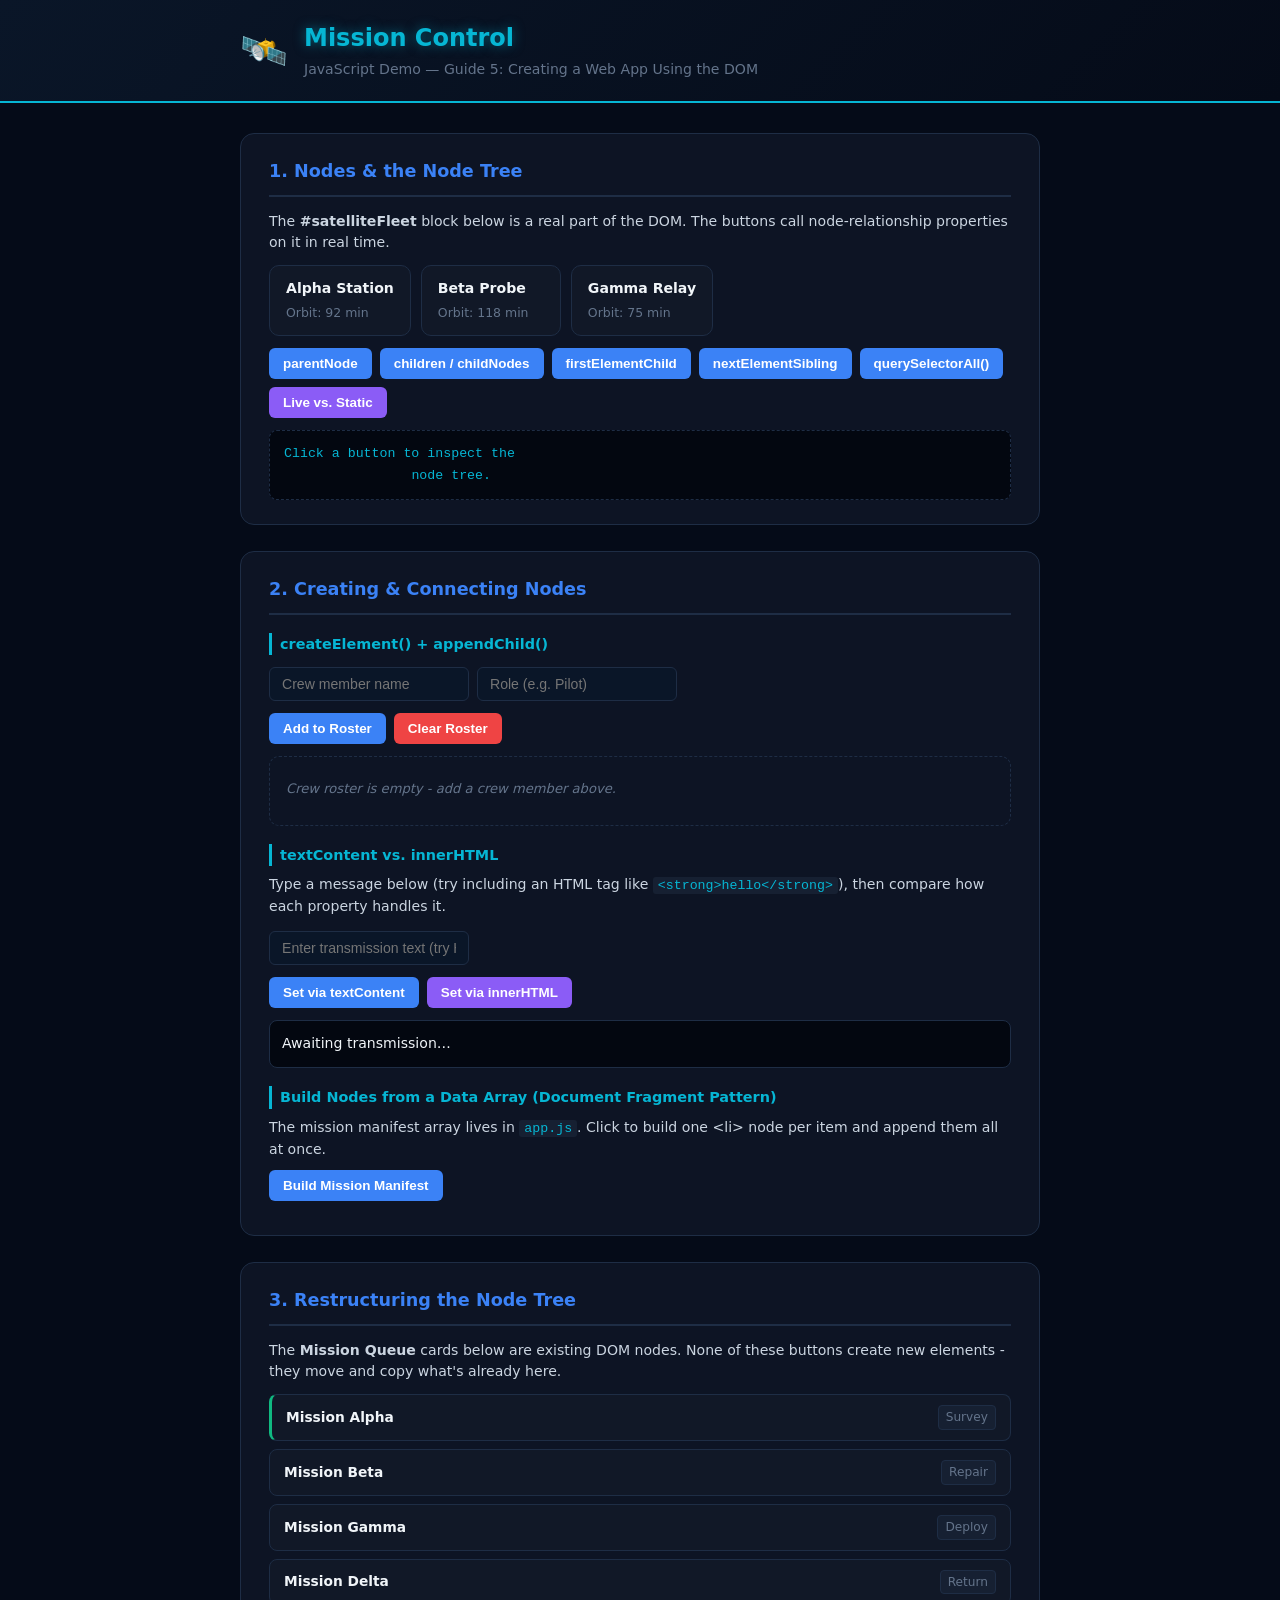
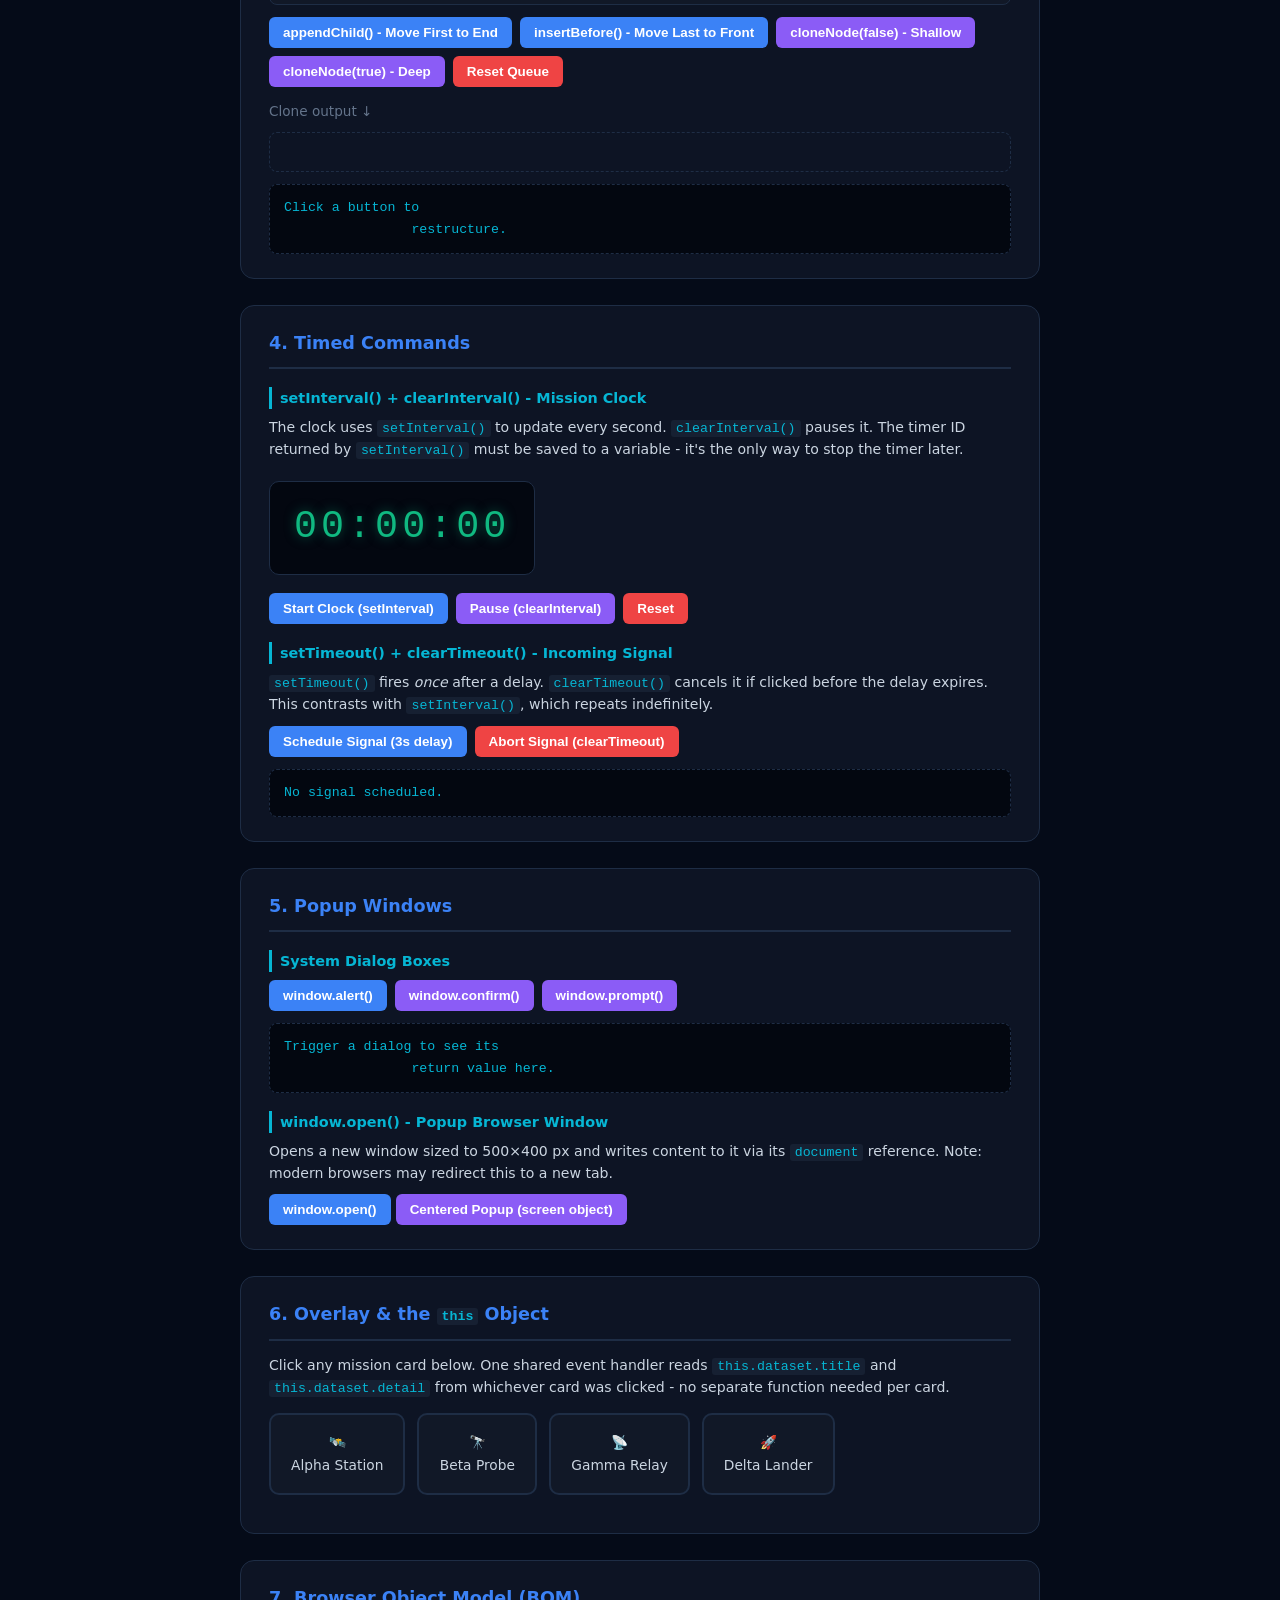
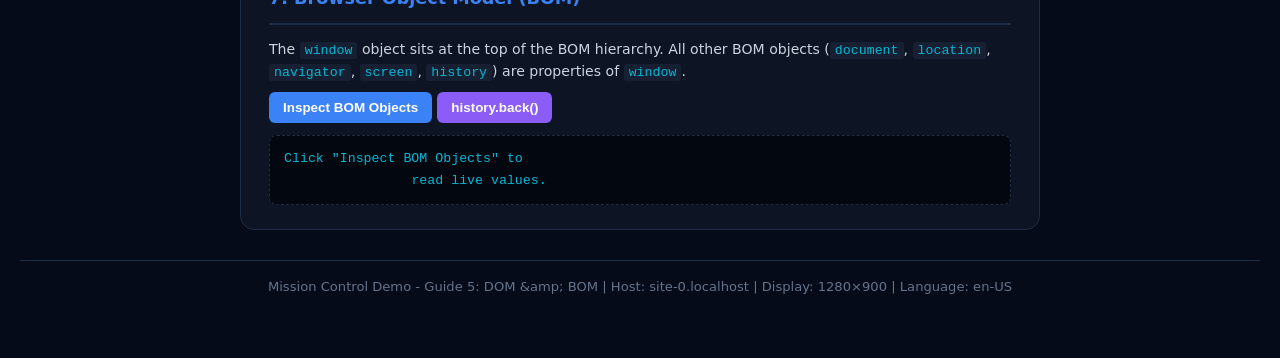
<file: javascript/ch05/index.html>
<!DOCTYPE html>
<html lang="en">

<head>
    <!--
    ============================================================
    MISSION CONTROL  - GUIDE 5 LIVE DEMO
    ============================================================
    INSTRUCTOR NOTES

    Section map (matches Guide 5 headings):
      1. Node Explorer ........... Nodes, node tree, parent/child/
                                   sibling, querySelectorAll (static)
                                   vs. getElementsByClassName (live)
      2. Create & Connect ........ createElement(), appendChild(),
                                   className / classList, inline styles
                                   via style property, textContent vs.
                                   innerHTML, build from array with loop
      3. Restructure ............. appendChild() to MOVE an existing
                                   node, insertBefore(), cloneNode()
                                   deep (true) vs. shallow (false)
      4. Timed Commands .......... setInterval() / clearInterval(),
                                   setTimeout() / clearTimeout()
      5. Popup Windows ........... window.alert(), window.confirm(),
                                   window.prompt(), window.open()
      6. Mission Overlay ......... createElement overlay, removeChild(),
                                   the "this" object inside a shared
                                   event handler
      7. BOM Inspector ........... window (global), location, navigator,
                                   screen, history objects

    FILE STRUCTURE:
      index.html   - structure only (this file)
      style.css    - all CSS (linked below)
      app.js       - all JavaScript (deferred, linked at bottom)

    All event listeners are attached in app.js via addEventListener.
    There are no onclick attributes or inline styles anywhere in this
    HTML file  - those patterns are demonstrated in app.js.

    LIVE "BREAK IT ON PURPOSE" IDEAS:
      S1: Remove the "defer" from the app.js script tag and show the
          null reference error since the DOM isn't ready yet.
      S2: Switch textContent to innerHTML on the "XSS Demo" button
          output and show the <strong> tag actually rendering.
      S2: Comment out one classList.add() call and show that the
          class attribute simply doesn't include that token.
      S3: Call cloneNode(false) on a card that has children and show
          the empty container that results.
      S4: Comment out the clearInterval() call inside "Pause" to show
          that the timer can't be stopped without the saved timerId.
    ============================================================
-->
    <meta charset="UTF-8">
    <meta name="viewport" content="width=device-width, initial-scale=1.0">
    <title>Mission Control - JavaScript Demo (Guide 5)</title>
    <link rel="stylesheet" href="style.css">
</head>

<body>

    <header>
        <div class="header-inner">
            <span class="header-icon">🛰️</span>
            <div>
                <h1>Mission Control</h1>
                <p>JavaScript Demo &mdash; Guide 5: Creating a Web App Using the
                    DOM</p>
            </div>
        </div>
    </header>

    <main>

        <!-- ============================================================
             SECTION 1  - NODES & THE NODE TREE
             The #satelliteFleet div and its three article children are
             the live DOM structure that app.js will traverse and inspect.
             All node-relationship properties (parentNode, children,
             firstElementChild, nextElementSibling, childNodes) are
             demonstrated by reading this existing structure.
        ============================================================ -->
        <section id="s1">
            <h2>1. Nodes &amp; the Node Tree</h2>

            <p>The <strong>#satelliteFleet</strong> block below is a real part
                of the DOM.
                The buttons call node-relationship properties on it in real
                time.</p>

            <!-- This is the node tree we will explore in JS -->
            <div id="satelliteFleet">
                <article class="sat-card" id="sat-alpha">
                    <h3>Alpha Station</h3>
                    <p>Orbit: 92 min</p>
                </article>
                <article class="sat-card" id="sat-beta">
                    <h3>Beta Probe</h3>
                    <p>Orbit: 118 min</p>
                </article>
                <article class="sat-card" id="sat-gamma">
                    <h3>Gamma Relay</h3>
                    <p>Orbit: 75 min</p>
                </article>
            </div>

            <div class="btn-row">
                <!-- All onclick wiring is done in app.js via addEventListener -->
                <button id="btnParent">parentNode</button>
                <button id="btnChildren">children / childNodes</button>
                <button id="btnFirstChild">firstElementChild</button>
                <button id="btnNextSibling">nextElementSibling</button>
                <button id="btnQueryAll">querySelectorAll()</button>
                <button id="btnLiveVsStatic" class="btn-accent">Live vs.
                    Static</button>
            </div>
            <div class="output" id="nodeOutput">Click a button to inspect the
                node tree.</div>
        </section>


        <!-- ============================================================
             SECTION 2  - CREATING & CONNECTING NODES
             app.js reads the input values from #crewName and #crewRole,
             builds a new <article> node entirely in JavaScript, sets its
             id, className, classList tokens, inline style, and textContent,
             then appends it to #crewRoster.
             The "Mission Manifest" sub-demo builds from a JS data array.
        ============================================================ -->
        <section id="s2">
            <h2>2. Creating &amp; Connecting Nodes</h2>

            <!-- Sub-section: createElement / appendChild / attributes -->
            <h3>createElement() + appendChild()</h3>
            <div class="input-row">
                <input type="text" id="crewName" placeholder="Crew member name">
                <input type="text" id="crewRole"
                    placeholder="Role (e.g. Pilot)">
            </div>
            <div class="btn-row">
                <button id="btnAddCrew">Add to Roster</button>
                <button id="btnClearRoster" class="btn-danger">Clear
                    Roster</button>
            </div>

            <!-- New crew nodes are appended here by app.js -->
            <div id="crewRoster" class="node-target">
                <p class="placeholder-text">Crew roster is empty - add a crew
                    member above.</p>
            </div>

            <!-- Sub-section: textContent vs innerHTML -->
            <h3>textContent vs. innerHTML</h3>
            <p>Type a message below (try including an HTML tag like
                <code>&lt;strong&gt;hello&lt;/strong&gt;</code>), then compare
                how each property handles it.
            </p>
            <input type="text" id="transmissionInput"
                placeholder="Enter transmission text (try HTML tags)">
            <div class="btn-row">
                <button id="btnTextContent">Set via textContent</button>
                <button id="btnInnerHTML" class="btn-accent">Set via
                    innerHTML</button>
            </div>
            <div id="transmissionDisplay" class="transmission-box">
                Awaiting transmission&hellip;
            </div>

            <!-- Sub-section: Build from data array with a loop -->
            <h3>Build Nodes from a Data Array (Document Fragment Pattern)</h3>
            <p>The mission manifest array lives in <code>app.js</code>. Click to
                build one &lt;li&gt; node per item and append them all at once.
            </p>
            <button id="btnBuildManifest">Build Mission Manifest</button>
            <ul id="missionManifest"></ul>
        </section>


        <!-- ============================================================
             SECTION 3  - RESTRUCTURING THE NODE TREE
             The #missionQueue div contains four .queue-card children.
             app.js demonstrates:
               - appendChild() to MOVE an existing node (not a new one)
               - insertBefore() to move a node to a specific position
               - cloneNode(false)  - shallow copy, no children
               - cloneNode(true)   - deep copy, all descendants included
        ============================================================ -->
        <section id="s3">
            <h2>3. Restructuring the Node Tree</h2>

            <p>The <strong>Mission Queue</strong> cards below are existing DOM
                nodes.
                None of these buttons create new elements - they move and copy
                what's
                already here.</p>

            <!-- These four cards are the nodes we will move/clone -->
            <div id="missionQueue">
                <div class="queue-card" id="qc1">
                    <span class="queue-label">Mission Alpha</span>
                    <span class="queue-tag">Survey</span>
                </div>
                <div class="queue-card" id="qc2">
                    <span class="queue-label">Mission Beta</span>
                    <span class="queue-tag">Repair</span>
                </div>
                <div class="queue-card" id="qc3">
                    <span class="queue-label">Mission Gamma</span>
                    <span class="queue-tag">Deploy</span>
                </div>
                <div class="queue-card" id="qc4">
                    <span class="queue-label">Mission Delta</span>
                    <span class="queue-tag">Return</span>
                </div>
            </div>

            <div class="btn-row">
                <button id="btnMoveToEnd">appendChild() - Move First to
                    End</button>
                <button id="btnMoveToFront">insertBefore() - Move Last to
                    Front</button>
                <button id="btnCloneShallow" class="btn-accent">cloneNode(false)
                    - Shallow</button>
                <button id="btnCloneDeep" class="btn-accent">cloneNode(true) -
                    Deep</button>
                <button id="btnResetQueue" class="btn-danger">Reset
                    Queue</button>
            </div>

            <!-- Cloned nodes are dropped here so they don't jumble the queue -->
            <p style="margin-top:14px; font-size:0.85rem; color:var(--dim);">
                Clone output &darr;
            </p>
            <div id="cloneTarget" class="node-target"></div>
            <div class="output" id="restructureOutput">Click a button to
                restructure.</div>
        </section>


        <!-- ============================================================
             SECTION 4  - TIMED COMMANDS
             app.js wires up:
               - setInterval()  → elapsed mission clock (repeating)
               - clearInterval() → pause / resume that clock
               - setTimeout()   → one-shot "signal received" message
               - clearTimeout() → cancel the pending signal
        ============================================================ -->
        <section id="s4">
            <h2>4. Timed Commands</h2>

            <!-- setInterval / clearInterval -->
            <h3>setInterval() + clearInterval() - Mission Clock</h3>
            <p>The clock uses <code>setInterval()</code> to update every second.
                <code>clearInterval()</code> pauses it. The timer ID returned by
                <code>setInterval()</code> must be saved to a variable - it's
                the
                only way to stop the timer later.
            </p>

            <div id="missionClock" class="clock-display">00:00:00</div>
            <div class="btn-row">
                <button id="btnStartClock">Start Clock (setInterval)</button>
                <button id="btnPauseClock" class="btn-accent">Pause
                    (clearInterval)</button>
                <button id="btnResetClock" class="btn-danger">Reset</button>
            </div>

            <!-- setTimeout / clearTimeout -->
            <h3>setTimeout() + clearTimeout() - Incoming Signal</h3>
            <p><code>setTimeout()</code> fires <em>once</em> after a delay.
                <code>clearTimeout()</code> cancels it if clicked before
                the delay expires. This contrasts with
                <code>setInterval()</code>,
                which repeats indefinitely.
            </p>

            <div class="btn-row">
                <button id="btnScheduleSignal">Schedule Signal (3s
                    delay)</button>
                <button id="btnAbortSignal" class="btn-danger">Abort Signal
                    (clearTimeout)</button>
            </div>
            <div class="output" id="signalOutput">No signal scheduled.</div>
        </section>


        <!-- ============================================================
             SECTION 5  - POPUP WINDOWS
             All three system dialog methods (alert, confirm, prompt)
             and window.open() are wired in app.js.
             Buttons trigger real browser dialogs  - students see them.
        ============================================================ -->
        <section id="s5">
            <h2>5. Popup Windows</h2>

            <h3>System Dialog Boxes</h3>
            <div class="btn-row">
                <button id="btnAlert">window.alert()</button>
                <button id="btnConfirm"
                    class="btn-accent">window.confirm()</button>
                <button id="btnPrompt"
                    class="btn-accent">window.prompt()</button>
            </div>
            <div class="output" id="dialogOutput">Trigger a dialog to see its
                return value here.</div>

            <h3>window.open() - Popup Browser Window</h3>
            <p>Opens a new window sized to 500&times;400 px and writes
                content to it via its <code>document</code> reference.
                Note: modern browsers may redirect this to a new tab.</p>
            <button id="btnOpenPopup">window.open()</button>
            <button id="btnCenteredPopup" class="btn-accent">Centered Popup
                (screen object)</button>
        </section>


        <!-- ============================================================
             SECTION 6  - MISSION OVERLAY
             Each .mission-thumb card has a data-title and data-detail
             attribute. app.js attaches a single shared click handler to
             ALL thumbnails using querySelectorAll().forEach(). Inside
             that handler, "this" refers to whichever card was clicked,
             giving us the right data-title/data-detail values without
             needing a separate function per card.

             The overlay itself is created entirely in JS (createElement,
             appendChild to document.body) and removed with removeChild().
        ============================================================ -->
        <section id="s6">
            <h2>6. Overlay &amp; the <code>this</code> Object</h2>

            <p>Click any mission card below. One shared event handler reads
                <code>this.dataset.title</code> and
                <code>this.dataset.detail</code>
                from whichever card was clicked - no separate function needed
                per card.
            </p>

            <!-- data-* attributes carry the payload for the overlay content -->
            <div id="missionGallery">
                <div class="mission-thumb" data-title="Alpha Station"
                    data-detail="Geosynchronous orbit at 35,786 km. Primary communications relay for all deep-space missions. Staffed by 3 crew members. Orbital period: 24 hours.">
                    🛰️<br>Alpha Station
                </div>
                <div class="mission-thumb" data-title="Beta Probe"
                    data-detail="Unmanned reconnaissance probe currently surveying the asteroid belt. Telemetry updated every 92 minutes. Solar-powered.">
                    🔭<br>Beta Probe
                </div>
                <div class="mission-thumb" data-title="Gamma Relay"
                    data-detail="Low-Earth orbit communications relay. Handles backup uplink during solar weather events. Altitude: 550 km.">
                    📡<br>Gamma Relay
                </div>
                <div class="mission-thumb" data-title="Delta Lander"
                    data-detail="Surface lander deployed on Mars, Jezero Crater. Actively transmitting soil sample data. Power nominal. Contact window: 20 min/day.">
                    🚀<br>Delta Lander
                </div>
            </div>
        </section>


        <!-- ============================================================
             SECTION 7  - BROWSER OBJECT MODEL (BOM)
             app.js reads and displays the live values from:
               window (as the global object)
               location.href, location.hostname, location.protocol
               navigator.userAgent, navigator.language
               screen.width, screen.height, screen.colorDepth
               history.length
        ============================================================ -->
        <section id="s7">
            <h2>7. Browser Object Model (BOM)</h2>

            <p>The <code>window</code> object sits at the top of the BOM
                hierarchy.
                All other BOM objects (<code>document</code>,
                <code>location</code>,
                <code>navigator</code>, <code>screen</code>,
                <code>history</code>)
                are properties of <code>window</code>.
            </p>

            <button id="btnInspectBOM">Inspect BOM Objects</button>
            <button id="btnHistoryBack"
                class="btn-accent">history.back()</button>
            <div class="output" id="bomOutput">Click "Inspect BOM Objects" to
                read live values.</div>
        </section>

    </main>

    <footer id="missionFooter">Initializing mission systems&hellip;</footer>

    <!--
        Script is loaded with "defer" so it runs ONLY AFTER the entire
        HTML above has been parsed and every element exists in the DOM.
        Without defer, getElementById() calls in app.js would return null
        because the elements wouldn't exist yet  - a runtime error.
    -->
    <script src="app.js" defer></script>

</body>

</html>
</file>
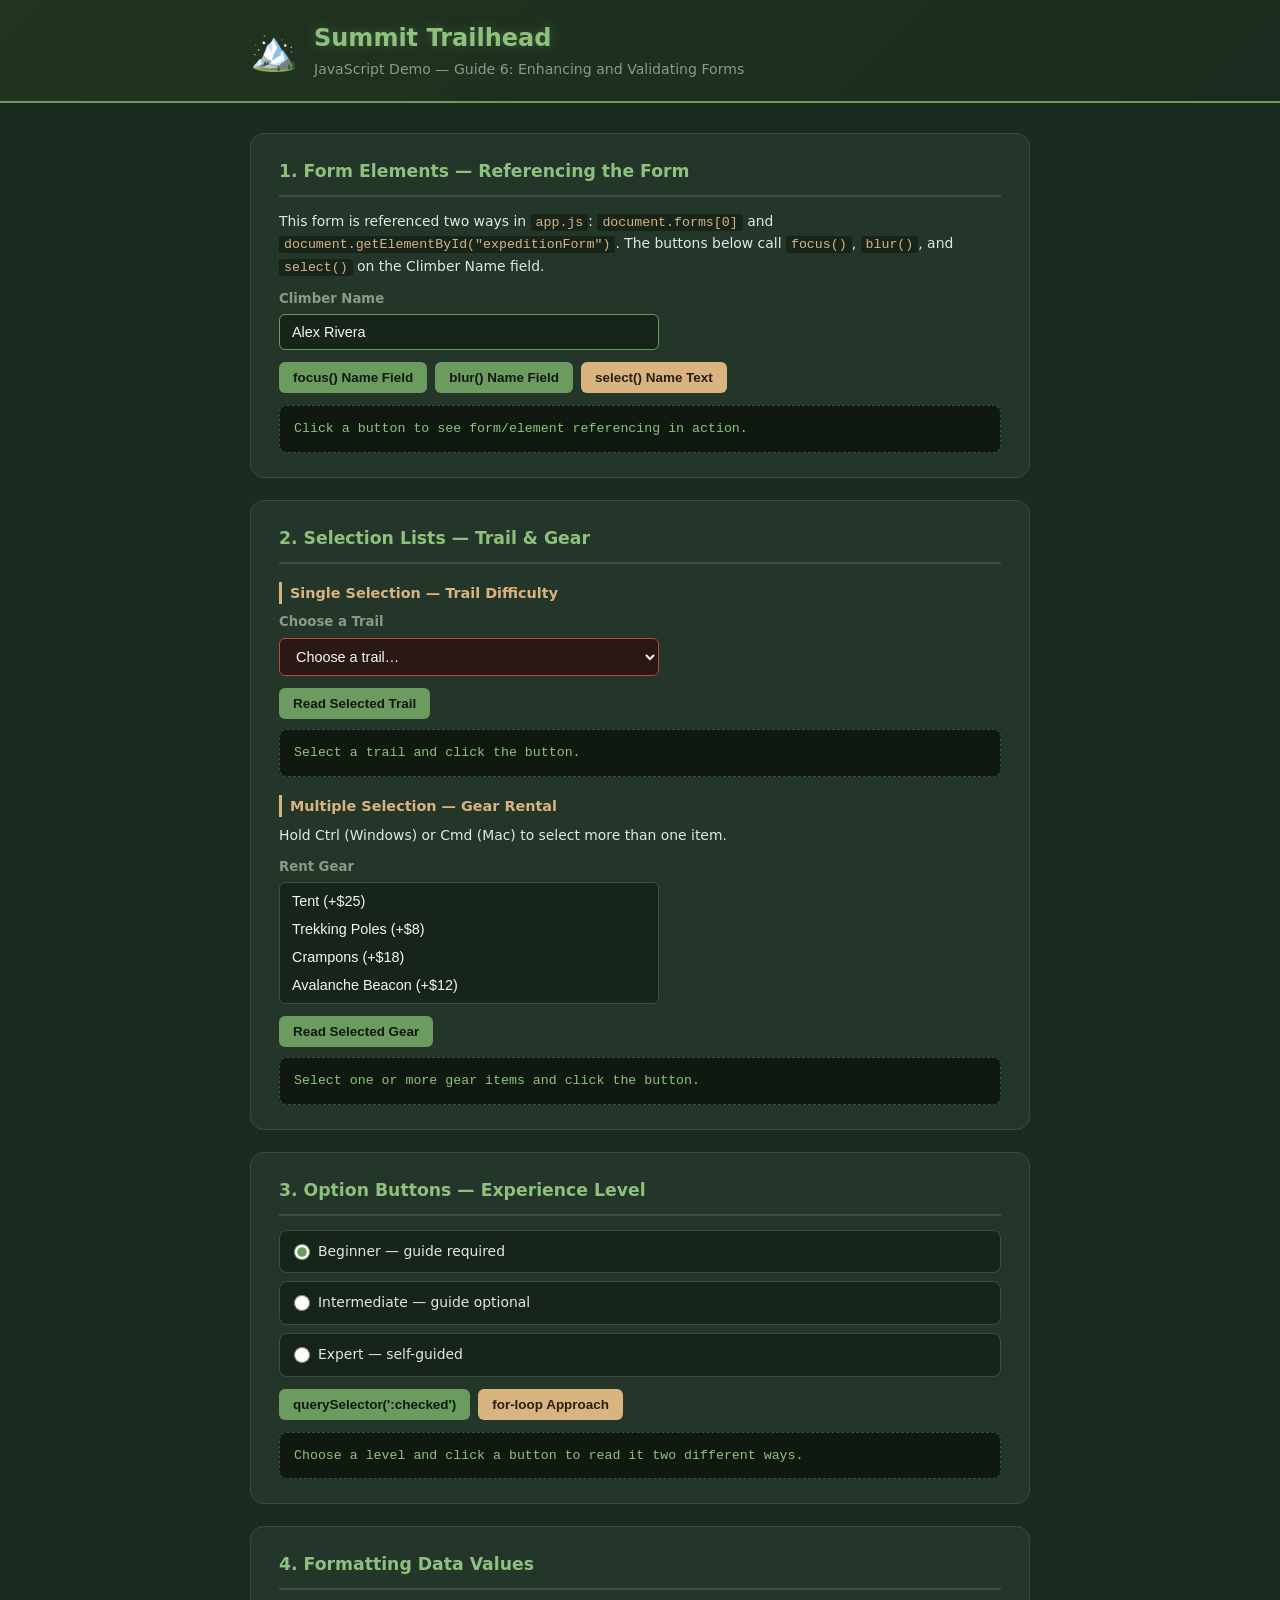
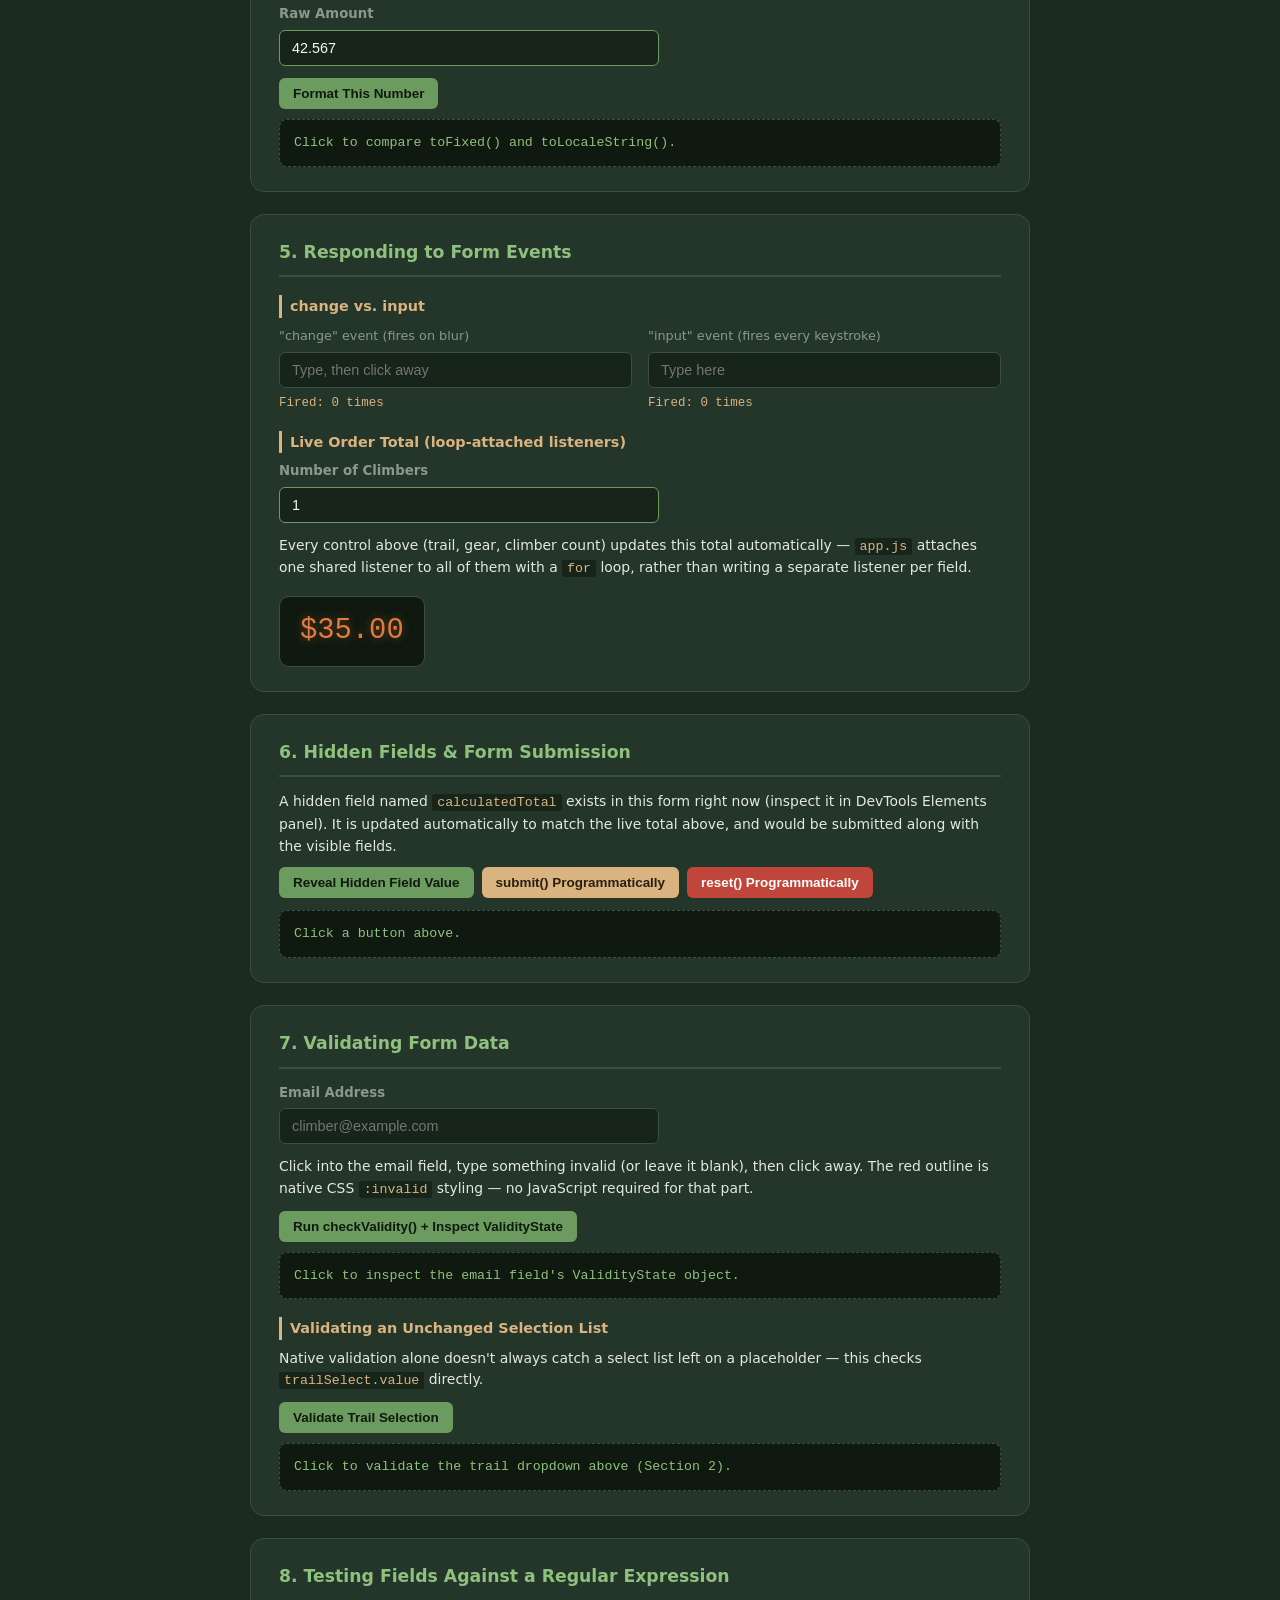
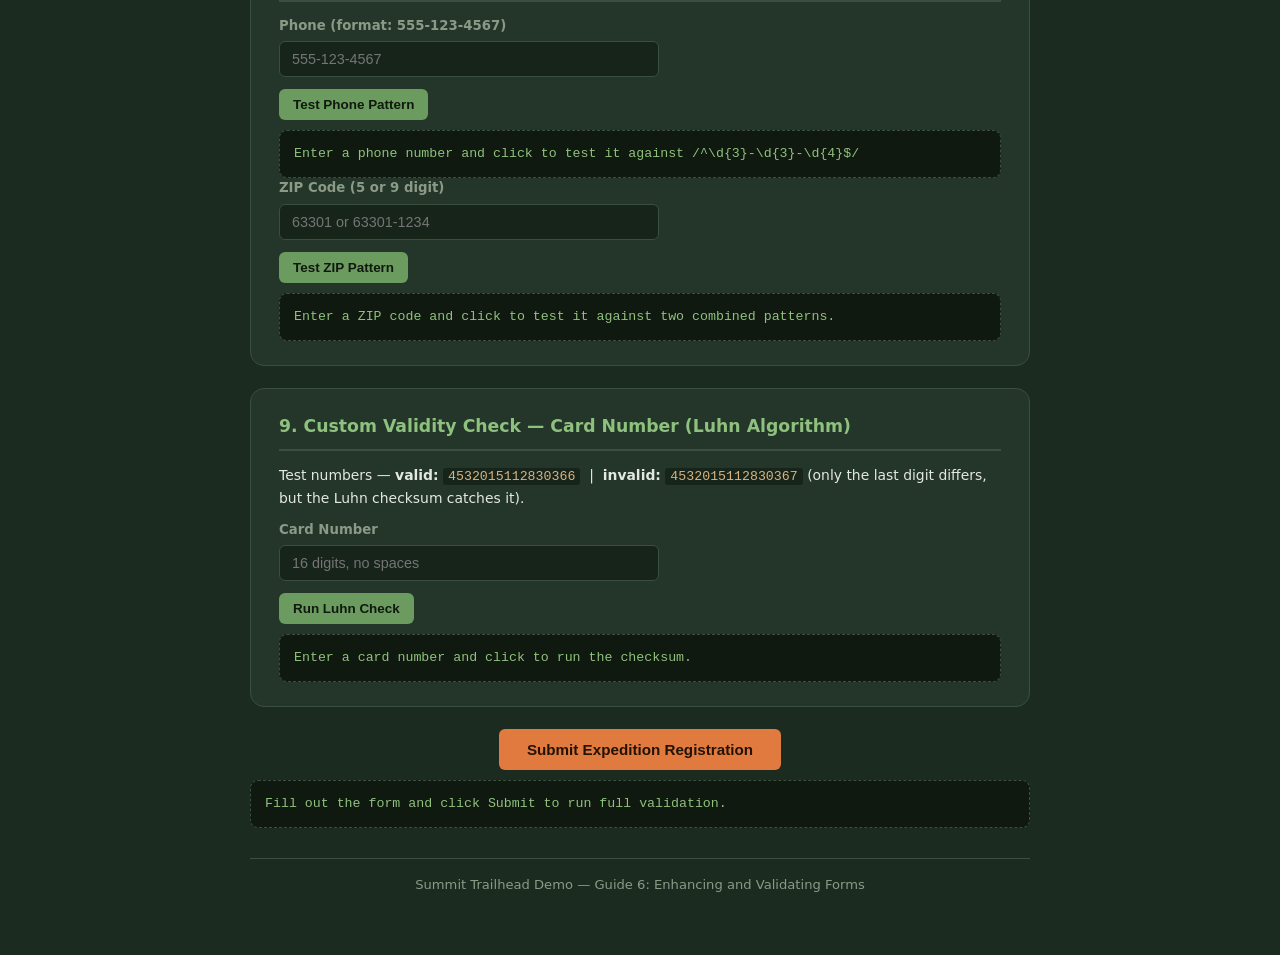
<file: javascript/ch06/index.html>
<!DOCTYPE html>
<html lang="en">
<head>
<!--
    ============================================================
    SUMMIT TRAILHEAD — GUIDE 6 LIVE DEMO
    ============================================================
    INSTRUCTOR NOTES

    Topic: an expedition registration & gear rental form — a natural
    fit for Guide 6 since every concept in the guide maps onto a
    real field: text inputs, a trail (select) list, a multi-select
    gear list, radio buttons for experience level, a card number
    field for the Luhn check, and a hidden calculated-total field.

    Section map (matches Guide 6 headings):
      1. Form Elements ............ S1: document.forms, elements[],
                                     focus()/blur()/select()
      2. Selection Lists .......... S2: trailSelect (single),
                                     gearList (multi-select loop)
      3. Option Buttons ........... S3: experience level radio group,
                                     querySelector(':checked'), labels
      4. Formatting ................ S4: toFixed(), toLocaleString()
      5. Form Events ............... S5: onchange vs oninput comparison,
                                     loop-attached listeners
      6. Hidden Fields & Submit .... S6: hidden calculatedTotal,
                                     submit()/reset() methods
      7. Validation ................ S7: native :invalid, Constraint
                                     Validation API, ValidityState
      8. Regex ..................... S8: phone pattern, ZIP pattern
      9. Custom Validation ......... S9: Luhn algorithm, invalid event,
                                     preventDefault()

    FILE STRUCTURE:
      index.html  — structure only (this file)
      style.css   — all CSS
      app.js      — all JavaScript (deferred, linked at bottom)

    LIVE "BREAK IT ON PURPOSE" IDEAS:
      S2: Select "Choose a trail..." (placeholder) and click Calculate
          to show the guide's point about native validation not
          catching an unchanged select on its own — our custom check
          catches it.
      S7: Type an invalid email and click into/out of the field to
          see the native :invalid red outline appear via CSS alone.
      S8: Enter a phone number without dashes to see the regex
          pattern reject it with a specific custom message.
      S9: Use one of the INVALID test card numbers listed near the
          card field to see the Luhn check catch a bad number that
          still "looks" like 16 digits.
    ============================================================
-->
    <meta charset="UTF-8">
    <meta name="viewport" content="width=device-width, initial-scale=1.0">
    <title>Summit Trailhead — JavaScript Demo (Guide 6)</title>
    <link rel="stylesheet" href="style.css">
</head>
<body>

    <header>
        <div class="header-inner">
            <span class="header-icon">🏔️</span>
            <div>
                <h1>Summit Trailhead</h1>
                <p>JavaScript Demo &mdash; Guide 6: Enhancing and Validating Forms</p>
            </div>
        </div>
    </header>

    <main>

        <!-- ============================================================
             THE FORM
             One form drives Sections 1-9. Fields are grouped visually
             by section so students can trace HTML -> JS section by section.
             novalidate disables the browser's automatic validation POPUP
             timing so our custom JS validation (Section 7-9) can run
             first and control the experience — native constraint
             attributes (required, pattern, min, max) are still present
             and still power checkValidity()/validity, we're just
             choosing when the browser acts on them.
        ============================================================ -->
        <form id="expeditionForm" novalidate>

            <!-- ========================================================
                 SECTION 1 — FORM ELEMENTS
                 climberName is the field focus()/blur()/select() target.
                 This form itself is what document.forms and
                 document.getElementById("expeditionForm") both reference.
            ========================================================= -->
            <section id="s1">
                <h2>1. Form Elements — Referencing the Form</h2>
                <p>This form is referenced two ways in <code>app.js</code>:
                    <code>document.forms[0]</code> and
                    <code>document.getElementById("expeditionForm")</code>.
                    The buttons below call <code>focus()</code>,
                    <code>blur()</code>, and <code>select()</code> on the
                    Climber Name field.</p>

                <div class="field-row">
                    <label for="climberName">Climber Name</label>
                    <input type="text" id="climberName" name="climberName"
                           value="Alex Rivera" required minlength="2">
                </div>

                <div class="btn-row">
                    <button type="button" id="btnFocusName">focus() Name Field</button>
                    <button type="button" id="btnBlurName">blur() Name Field</button>
                    <button type="button" id="btnSelectName" class="btn-accent">select() Name Text</button>
                </div>
                <div class="output" id="elementsOutput">Click a button to see form/element referencing in action.</div>
            </section>


            <!-- ========================================================
                 SECTION 2 — SELECTION LISTS
                 trailSelect: single-selection list, drives a surcharge.
                 gearList: multi-select list, needs a loop to read all
                 chosen options (the guide's key point about
                 selectedIndex only reporting ONE selection).
            ========================================================= -->
            <section id="s2">
                <h2>2. Selection Lists — Trail &amp; Gear</h2>

                <h3>Single Selection — Trail Difficulty</h3>
                <div class="field-row">
                    <label for="trailSelect">Choose a Trail</label>
                    <select id="trailSelect" name="trailSelect" required>
                        <option value="">Choose a trail&hellip;</option>
                        <option value="meadow">Meadow Loop &mdash; Easy (no surcharge)</option>
                        <option value="ridge">Ridge Trail &mdash; Moderate (+$15)</option>
                        <option value="summit">Summit Push &mdash; Difficult (+$40)</option>
                    </select>
                </div>
                <button type="button" id="btnCheckTrail">Read Selected Trail</button>
                <div class="output" id="trailOutput">Select a trail and click the button.</div>

                <h3>Multiple Selection — Gear Rental</h3>
                <p>Hold Ctrl (Windows) or Cmd (Mac) to select more than one item.</p>
                <div class="field-row">
                    <label for="gearList">Rent Gear</label>
                    <select id="gearList" name="gearList" multiple size="4">
                        <option value="tent" data-price="25">Tent (+$25)</option>
                        <option value="poles" data-price="8">Trekking Poles (+$8)</option>
                        <option value="crampons" data-price="18">Crampons (+$18)</option>
                        <option value="beacon" data-price="12">Avalanche Beacon (+$12)</option>
                    </select>
                </div>
                <button type="button" id="btnCheckGear">Read Selected Gear</button>
                <div class="output" id="gearOutput">Select one or more gear items and click the button.</div>
            </section>


            <!-- ========================================================
                 SECTION 3 — OPTION BUTTONS (RADIO)
                 Three radio buttons sharing name="experienceLevel".
                 Demonstrates both the querySelector(':checked') approach
                 and the for-loop approach, plus reading the <label> text.
            ========================================================= -->
            <section id="s3">
                <h2>3. Option Buttons — Experience Level</h2>

                <div class="radio-group">
                    <div class="radio-option">
                        <input type="radio" id="expBeginner" name="experienceLevel" value="beginner" checked>
                        <label for="expBeginner">Beginner &mdash; guide required</label>
                    </div>
                    <div class="radio-option">
                        <input type="radio" id="expIntermediate" name="experienceLevel" value="intermediate">
                        <label for="expIntermediate">Intermediate &mdash; guide optional</label>
                    </div>
                    <div class="radio-option">
                        <input type="radio" id="expExpert" name="experienceLevel" value="expert">
                        <label for="expExpert">Expert &mdash; self-guided</label>
                    </div>
                </div>

                <div class="btn-row">
                    <button type="button" id="btnCheckedQuery">querySelector(':checked')</button>
                    <button type="button" id="btnCheckedLoop" class="btn-accent">for-loop Approach</button>
                </div>
                <div class="output" id="radioOutput">Choose a level and click a button to read it two different ways.</div>
            </section>


            <!-- ========================================================
                 SECTION 4 — FORMATTING VALUES
                 Independent from the live total below — a standalone
                 sandbox so students can see toFixed() vs toLocaleString()
                 side by side on the SAME number.
            ========================================================= -->
            <section id="s4">
                <h2>4. Formatting Data Values</h2>
                <div class="field-row">
                    <label for="rawAmountInput">Raw Amount</label>
                    <input type="text" id="rawAmountInput" value="42.567">
                </div>
                <button type="button" id="btnFormatValue">Format This Number</button>
                <div class="output" id="formatOutput">Click to compare toFixed() and toLocaleString().</div>
            </section>


            <!-- ========================================================
                 SECTION 5 — FORM EVENTS
                 Two side-by-side number inputs — one wired to "change",
                 one wired to "input" — so students see the timing
                 difference live as they type/tab.
                 The live order total below uses a LOOP to attach
                 "change" listeners to every relevant control at once.
            ========================================================= -->
            <section id="s5">
                <h2>5. Responding to Form Events</h2>

                <h3>change vs. input</h3>
                <div class="event-compare">
                    <div class="event-col">
                        <label for="changeDemoInput">"change" event (fires on blur)</label>
                        <input type="text" id="changeDemoInput" placeholder="Type, then click away">
                        <div class="event-count" id="changeCount">Fired: 0 times</div>
                    </div>
                    <div class="event-col">
                        <label for="inputDemoInput">"input" event (fires every keystroke)</label>
                        <input type="text" id="inputDemoInput" placeholder="Type here">
                        <div class="event-count" id="inputCount">Fired: 0 times</div>
                    </div>
                </div>

                <h3>Live Order Total (loop-attached listeners)</h3>
                <div class="field-row">
                    <label for="climberCount">Number of Climbers</label>
                    <input type="number" id="climberCount" name="climberCount" value="1" min="1" max="12" required>
                </div>
                <p>Every control above (trail, gear, climber count) updates this total automatically —
                    <code>app.js</code> attaches one shared listener to all of them with a
                    <code>for</code> loop, rather than writing a separate listener per field.</p>
                <div class="total-display" id="liveTotalDisplay">$0.00</div>
            </section>


            <!-- ========================================================
                 SECTION 6 — HIDDEN FIELDS & SUBMISSION
                 calculatedTotal is a real hidden input. app.js writes
                 the live total into it right before submit. submit()
                 and reset() are called programmatically by buttons here
                 (separate from the browser's native Submit button).
            ========================================================= -->
            <section id="s6">
                <h2>6. Hidden Fields &amp; Form Submission</h2>

                <!-- This hidden field is invisible to the user but is
                     populated by JS and would be sent with the form data. -->
                <input type="hidden" id="calculatedTotal" name="calculatedTotal" value="0.00">

                <p>A hidden field named <code>calculatedTotal</code> exists in this form right now
                    (inspect it in DevTools Elements panel). It is updated automatically to match the
                    live total above, and would be submitted along with the visible fields.</p>

                <div class="btn-row">
                    <button type="button" id="btnShowHidden">Reveal Hidden Field Value</button>
                    <button type="button" id="btnProgrammaticSubmit" class="btn-accent">submit() Programmatically</button>
                    <button type="button" id="btnProgrammaticReset" class="btn-danger">reset() Programmatically</button>
                </div>
                <div class="output" id="hiddenOutput">Click a button above.</div>
            </section>


            <!-- ========================================================
                 SECTION 7 — VALIDATION (native + Constraint Validation API)
                 email uses the native "required" + "type=email" attrs so
                 :invalid styling (in style.css) triggers automatically.
                 The Check Validity button uses checkValidity(), validity,
                 and setCustomValidity() from the Constraint Validation API.
            ========================================================= -->
            <section id="s7">
                <h2>7. Validating Form Data</h2>

                <div class="field-row">
                    <label for="emailField">Email Address</label>
                    <input type="email" id="emailField" name="email" required
                           placeholder="climber@example.com">
                </div>

                <p>Click into the email field, type something invalid (or leave it blank),
                    then click away. The red outline is native CSS <code>:invalid</code> styling —
                    no JavaScript required for that part.</p>

                <button type="button" id="btnCheckValidity">Run checkValidity() + Inspect ValidityState</button>
                <div class="output" id="validityOutput">Click to inspect the email field's ValidityState object.</div>

                <h3>Validating an Unchanged Selection List</h3>
                <p>Native validation alone doesn't always catch a select list left on a placeholder —
                    this checks <code>trailSelect.value</code> directly.</p>
                <button type="button" id="btnValidateTrail">Validate Trail Selection</button>
                <div class="output" id="trailValidationOutput">Click to validate the trail dropdown above (Section 2).</div>
            </section>


            <!-- ========================================================
                 SECTION 8 — REGULAR EXPRESSIONS
                 phoneField and zipField each get their own regex test.
            ========================================================= -->
            <section id="s8">
                <h2>8. Testing Fields Against a Regular Expression</h2>

                <div class="field-row">
                    <label for="phoneField">Phone (format: 555-123-4567)</label>
                    <input type="text" id="phoneField" name="phone" placeholder="555-123-4567">
                </div>
                <button type="button" id="btnCheckPhone">Test Phone Pattern</button>
                <div class="output" id="phoneOutput">Enter a phone number and click to test it against /^\d{3}-\d{3}-\d{4}$/</div>

                <div class="field-row">
                    <label for="zipField">ZIP Code (5 or 9 digit)</label>
                    <input type="text" id="zipField" name="zip" placeholder="63301 or 63301-1234">
                </div>
                <button type="button" id="btnCheckZip">Test ZIP Pattern</button>
                <div class="output" id="zipOutput">Enter a ZIP code and click to test it against two combined patterns.</div>
            </section>


            <!-- ========================================================
                 SECTION 9 — CUSTOM VALIDATION (Luhn algorithm)
                 cardField is intentionally NOT given a native "pattern"
                 attribute — the Luhn check is a calculation, not a
                 format, so it can only be verified in JavaScript.
            ========================================================= -->
            <section id="s9">
                <h2>9. Custom Validity Check — Card Number (Luhn Algorithm)</h2>

                <p>Test numbers &mdash;
                    <strong>valid:</strong> <code>4532015112830366</code> &nbsp;|&nbsp;
                    <strong>invalid:</strong> <code>4532015112830367</code>
                    (only the last digit differs, but the Luhn checksum catches it).</p>

                <div class="field-row">
                    <label for="cardField">Card Number</label>
                    <input type="text" id="cardField" name="cardNumber"
                           placeholder="16 digits, no spaces" maxlength="16">
                </div>
                <button type="button" id="btnCheckLuhn">Run Luhn Check</button>
                <div class="output" id="luhnOutput">Enter a card number and click to run the checksum.</div>
            </section>


            <!-- ========================================================
                 REAL SUBMIT BUTTON
                 This triggers the actual "submit" event, which app.js
                 intercepts with addEventListener("submit", ...) to run
                 the full validation suite and call preventDefault()
                 if anything fails — the Section 9 / guide-level pattern.
            ========================================================= -->
            <div class="submit-row">
                <button type="submit" id="btnRealSubmit" class="btn-submit">Submit Expedition Registration</button>
            </div>
            <div class="output" id="submitOutput">Fill out the form and click Submit to run full validation.</div>

        </form>

    </main>

    <footer id="trailheadFooter">Loading trailhead status&hellip;</footer>

    <!-- Deferred so the DOM is fully parsed before app.js runs -->
    <script src="app.js" defer></script>

</body>
</html>
</file>
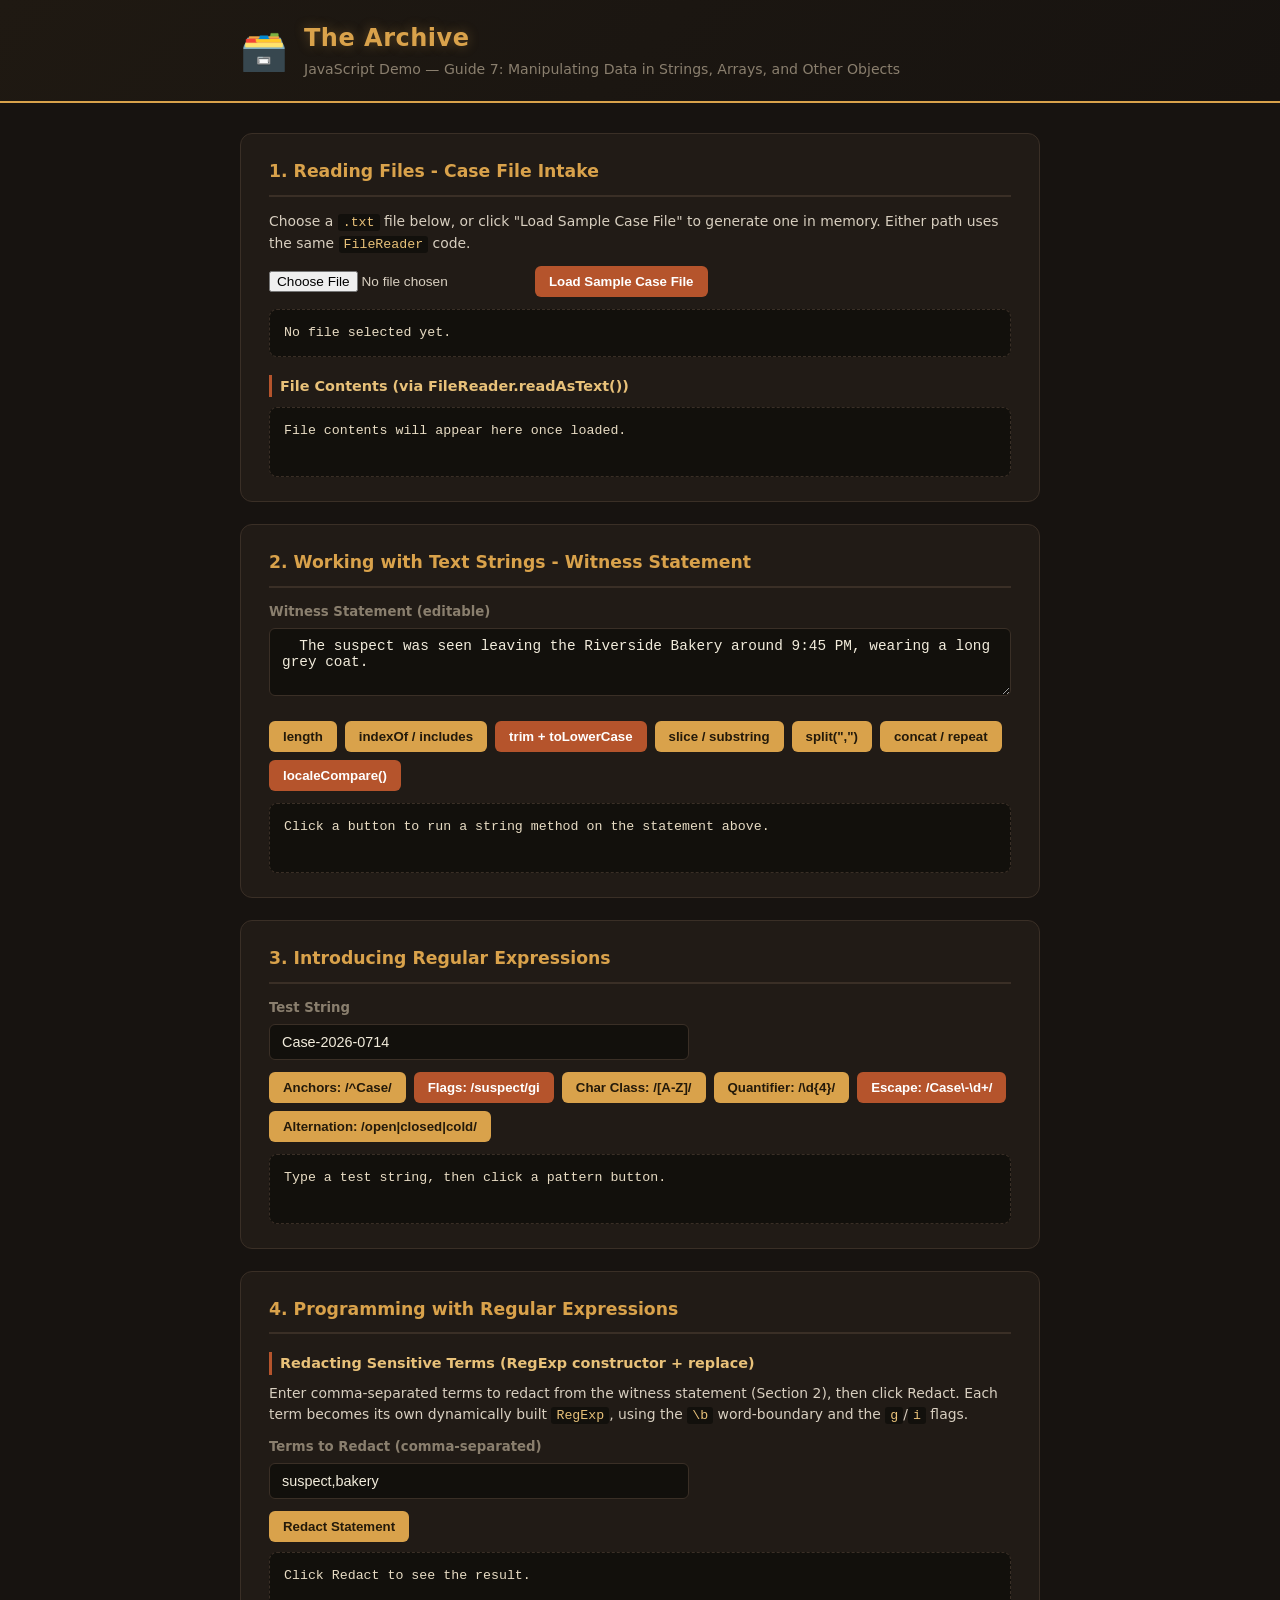
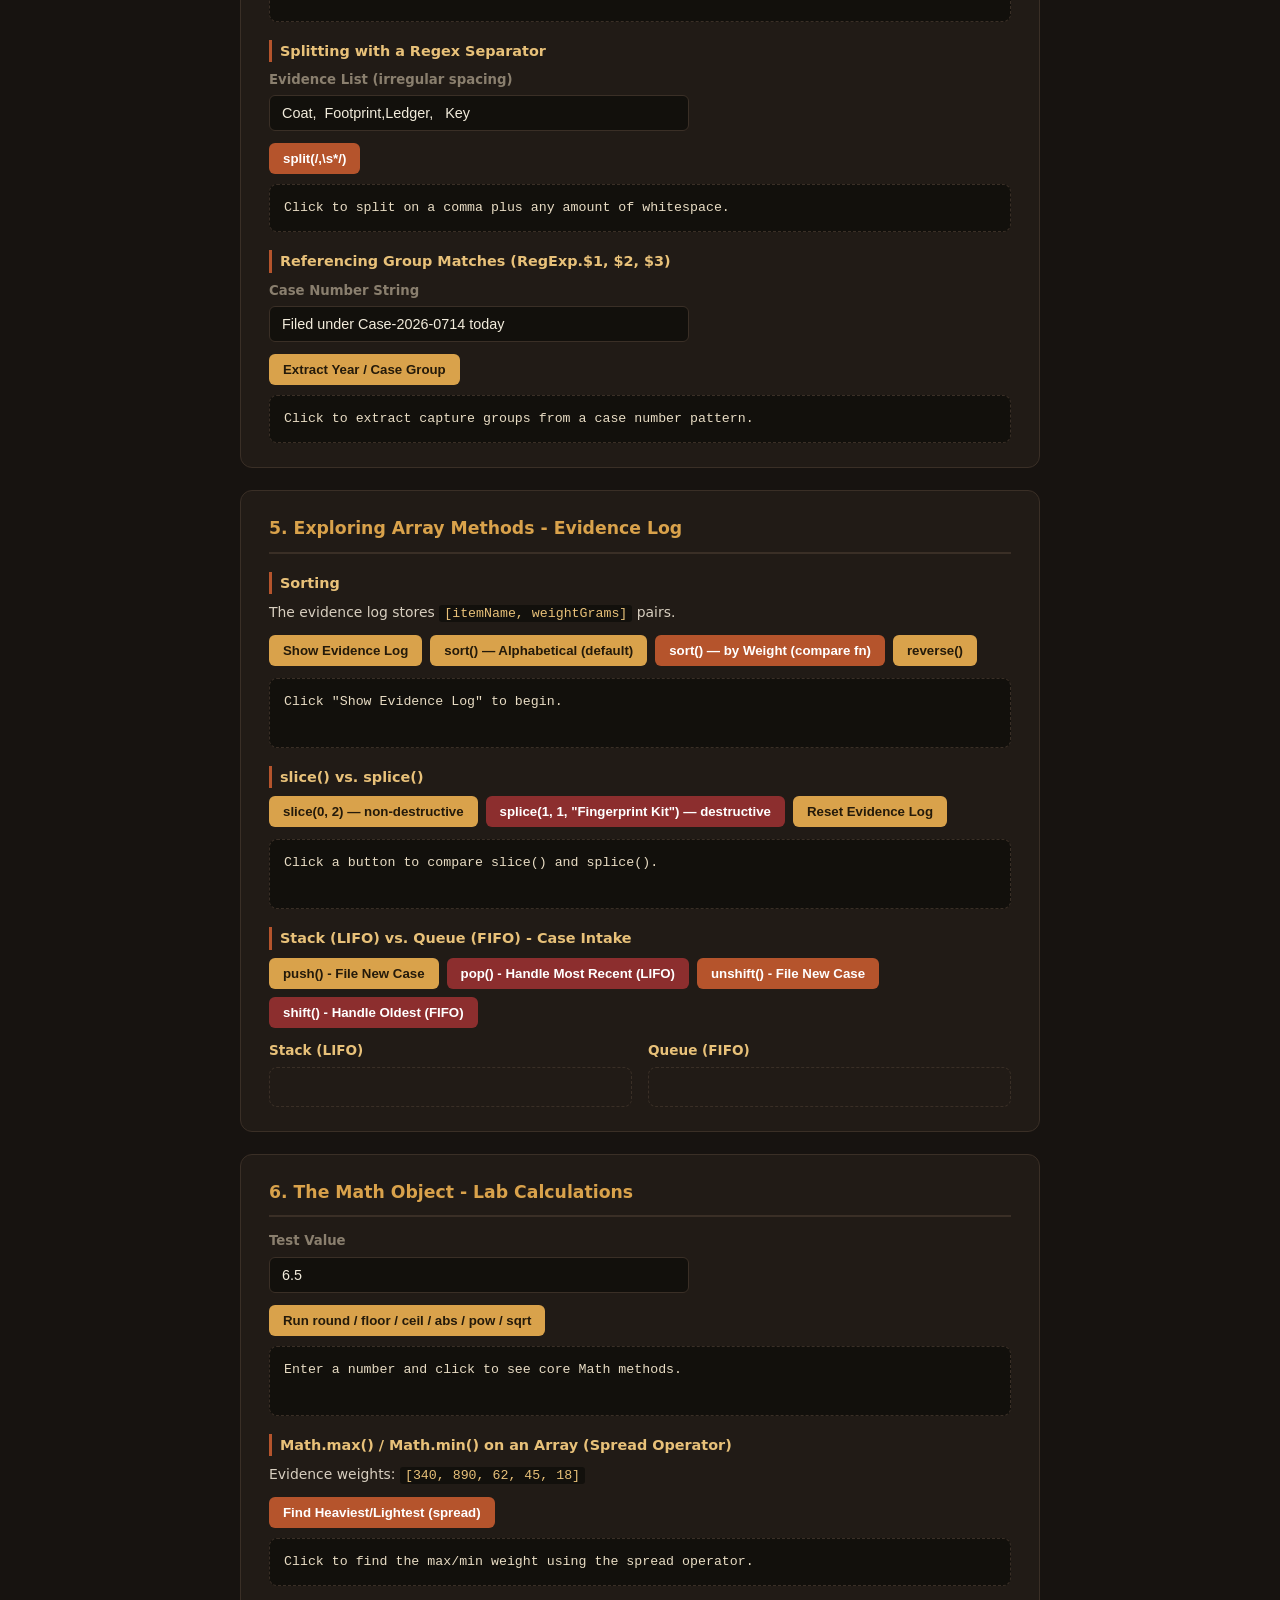
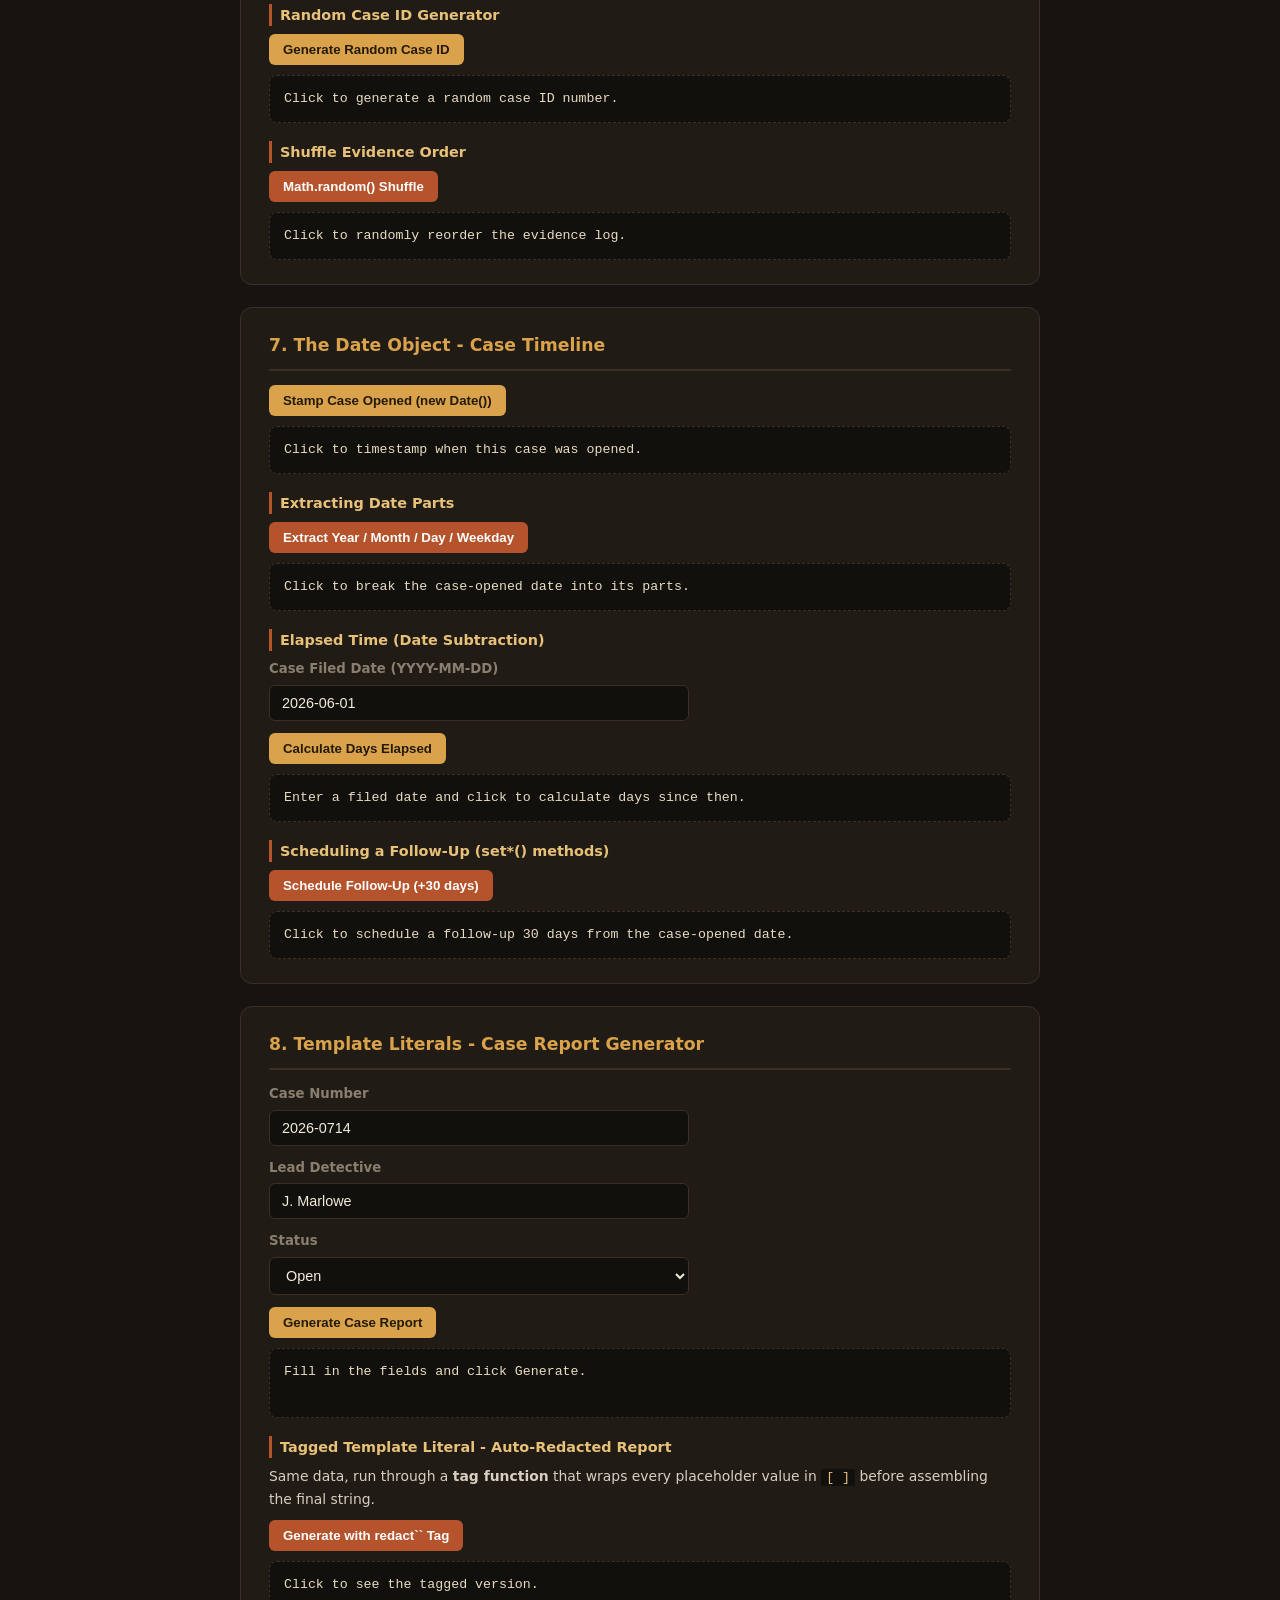
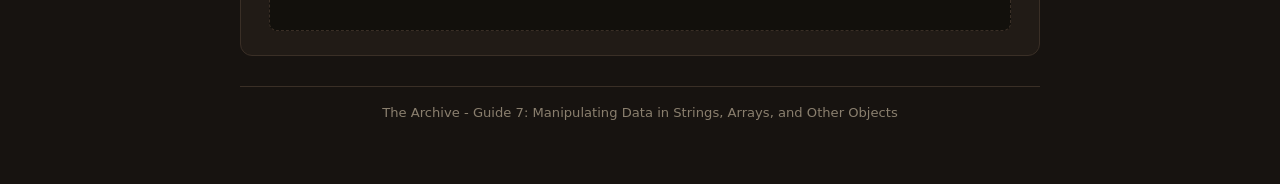
<file: javascript/ch07/index.html>
<!DOCTYPE html>
<html lang="en">
<head>
<!--
    ============================================================
    THE ARCHIVE - GUIDE 7 LIVE DEMO
    ============================================================
    INSTRUCTOR NOTES

    Topic: a detective's case-file archive. Every Guide 7 concept
    maps onto something a records clerk would actually do: read an
    uploaded case file, search/clean witness statements, redact
    sensitive text with regex, sort and stack evidence, calculate
    with the Math object, timestamp cases with Date, and generate
    a formatted case report with template literals.

    Section map (matches Guide 7 headings):
      1. Reading Files ............ S1: <input type="file">, the
                                     files collection, FileReader,
                                     readAsText(), the load event
      2. String Methods ........... S2: length, indexOf/includes,
                                     trim/case conversion, slice/
                                     substring, split, concat/repeat,
                                     localeCompare
      3. Regex Basics .............. S3: anchors, flags, character
                                     classes, quantifiers, escape
                                     sequences, alternation/grouping
      4. Regex Programming ........ S4: RegExp() constructor, test/
                                     search/match/replace, split()
                                     with a regex, $1-style group refs
      5. Array Methods ............. S5: sort() + compare function,
                                     slice() vs splice(), stack (push/
                                     pop) vs queue (unshift/shift)
      6. Math Object ............... S6: round/floor/ceil/abs/pow/
                                     sqrt/max/min, spread operator,
                                     Math.random() shuffle
      7. Date Object ............... S7: new Date(), get*() methods,
                                     date subtraction, set*() methods,
                                     toLocaleDateString()
      8. Template Literals ......... S8: placeholders, multiline
                                     strings, a tagged template
                                     literal function

    FILE STRUCTURE:
      index.html - structure only (this file)
      style.css  - all CSS
      app.js     - all JavaScript (deferred, linked at bottom)

    A sample-case.txt file is NOT required - Section 1 includes a
    "Load Sample Case File" button that builds an in-memory Blob/File
    so the file-reading demo works without asking students to hunt
    down a real file first. A real <input type="file"> is also fully
    wired for anyone who wants to drop in their own .txt file.

    LIVE "BREAK IT ON PURPOSE" IDEAS:
      S1: Select a non-.txt file (an image) to show the MIME-type
          check in app.js rejecting it before FileReader ever runs.
      S3: Toggle the case-insensitive "i" flag off and rerun a search
          for "SUSPECT" (uppercase) against the lowercase sample text.
      S4: Remove the "g" flag from the redaction pattern and show
          only the FIRST occurrence gets replaced.
      S5: Call quantities.sort() with no compare function on the
          evidence weight array to show the lexicographical-order bug.
    ============================================================
-->
    <meta charset="UTF-8">
    <meta name="viewport" content="width=device-width, initial-scale=1.0">
    <title>The Archive - JavaScript Demo (Guide 7)</title>
    <link rel="stylesheet" href="style.css">
</head>
<body>

    <header>
        <div class="header-inner">
            <span class="header-icon">🗃️</span>
            <div>
                <h1>The Archive</h1>
                <p>JavaScript Demo &mdash; Guide 7: Manipulating Data in Strings, Arrays, and Other Objects</p>
            </div>
        </div>
    </header>

    <main>

        <!-- ============================================================
             SECTION 1 - READING FILES
             Real <input type="file"> wired to the File API + FileReader.
             A "Load Sample Case File" button builds an in-memory File
             object via the Blob constructor so the demo works without
             requiring students to supply their own .txt file first.
        ============================================================ -->
        <section id="s1">
            <h2>1. Reading Files - Case File Intake</h2>

            <p>Choose a <code>.txt</code> file below, or click "Load Sample Case File" to
                generate one in memory. Either path uses the same <code>FileReader</code> code.</p>

            <div class="btn-row">
                <input type="file" id="caseFileInput" accept=".txt">
                <button id="btnLoadSample" class="btn-accent">Load Sample Case File</button>
            </div>

            <div class="output" id="fileInfoOutput">No file selected yet.</div>

            <h3>File Contents (via FileReader.readAsText())</h3>
            <div class="output multi-line" id="fileContentOutput">File contents will appear here once loaded.</div>
        </section>


        <!-- ============================================================
             SECTION 2 - STRING METHODS
             A witness statement textarea is the working text for every
             string method demo in this section.
        ============================================================ -->
        <section id="s2">
            <h2>2. Working with Text Strings - Witness Statement</h2>

            <label for="statementText" class="block-label">Witness Statement (editable)</label>
            <textarea id="statementText" rows="3">  The suspect was seen leaving the Riverside Bakery around 9:45 PM, wearing a long grey coat.  </textarea>

            <div class="btn-row">
                <button id="btnStringLength">length</button>
                <button id="btnStringSearch">indexOf / includes</button>
                <button id="btnStringClean" class="btn-accent">trim + toLowerCase</button>
                <button id="btnStringSlice">slice / substring</button>
                <button id="btnStringSplit">split(",")</button>
                <button id="btnStringConcatRepeat">concat / repeat</button>
                <button id="btnLocaleCompare" class="btn-accent">localeCompare()</button>
            </div>
            <div class="output multi-line" id="stringOutput">Click a button to run a string method on the statement above.</div>
        </section>


        <!-- ============================================================
             SECTION 3 - REGEX BASICS
             Interactive pattern tester: type a value, click a pattern
             button, see the match result. Covers anchors, flags,
             character classes, quantifiers, escapes, and alternation.
        ============================================================ -->
        <section id="s3">
            <h2>3. Introducing Regular Expressions</h2>

            <div class="field-row">
                <label for="patternTestInput">Test String</label>
                <input type="text" id="patternTestInput" value="Case-2026-0714">
            </div>

            <div class="btn-row">
                <button id="btnTestAnchors">Anchors: /^Case/</button>
                <button id="btnTestFlags" class="btn-accent">Flags: /suspect/gi</button>
                <button id="btnTestCharClass">Char Class: /[A-Z]/</button>
                <button id="btnTestQuantifier">Quantifier: /\d{4}/</button>
                <button id="btnTestEscape" class="btn-accent">Escape: /Case\-\d+/</button>
                <button id="btnTestAlternation">Alternation: /open|closed|cold/</button>
            </div>
            <div class="output multi-line" id="regexBasicsOutput">Type a test string, then click a pattern button.</div>
        </section>


        <!-- ============================================================
             SECTION 4 - REGEX PROGRAMMING
             Redaction demo (RegExp constructor + replace + loop),
             regex-based split, and referencing groups via RegExp.$1.
        ============================================================ -->
        <section id="s4">
            <h2>4. Programming with Regular Expressions</h2>

            <h3>Redacting Sensitive Terms (RegExp constructor + replace)</h3>
            <p>Enter comma-separated terms to redact from the witness statement (Section 2),
                then click Redact. Each term becomes its own dynamically built
                <code>RegExp</code>, using the <code>\b</code> word-boundary and the
                <code>g</code>/<code>i</code> flags.</p>
            <div class="field-row">
                <label for="redactTermsInput">Terms to Redact (comma-separated)</label>
                <input type="text" id="redactTermsInput" value="suspect,bakery">
            </div>
            <button id="btnRedact">Redact Statement</button>
            <div class="output multi-line" id="redactOutput">Click Redact to see the result.</div>

            <h3>Splitting with a Regex Separator</h3>
            <div class="field-row">
                <label for="splitSampleInput">Evidence List (irregular spacing)</label>
                <input type="text" id="splitSampleInput" value="Coat,  Footprint,Ledger,   Key">
            </div>
            <button id="btnRegexSplit" class="btn-accent">split(/,\s*/)</button>
            <div class="output" id="regexSplitOutput">Click to split on a comma plus any amount of whitespace.</div>

            <h3>Referencing Group Matches (RegExp.$1, $2, $3)</h3>
            <div class="field-row">
                <label for="caseNumberInput">Case Number String</label>
                <input type="text" id="caseNumberInput" value="Filed under Case-2026-0714 today">
            </div>
            <button id="btnExtractGroups">Extract Year / Case Group</button>
            <div class="output" id="groupsOutput">Click to extract capture groups from a case number pattern.</div>
        </section>


        <!-- ============================================================
             SECTION 5 - ARRAY METHODS
             evidenceLog array (declared in app.js) drives sort/slice/
             splice. A separate stack/queue simulator demonstrates
             push/pop vs unshift/shift on live buttons.
        ============================================================ -->
        <section id="s5">
            <h2>5. Exploring Array Methods - Evidence Log</h2>

            <h3>Sorting</h3>
            <p>The evidence log stores <code>[itemName, weightGrams]</code> pairs.</p>
            <div class="btn-row">
                <button id="btnShowEvidence">Show Evidence Log</button>
                <button id="btnSortAlpha">sort() &mdash; Alphabetical (default)</button>
                <button id="btnSortWeight" class="btn-accent">sort() &mdash; by Weight (compare fn)</button>
                <button id="btnReverseEvidence">reverse()</button>
            </div>
            <div class="output multi-line" id="evidenceOutput">Click "Show Evidence Log" to begin.</div>

            <h3>slice() vs. splice()</h3>
            <div class="btn-row">
                <button id="btnSliceEvidence">slice(0, 2) &mdash; non-destructive</button>
                <button id="btnSpliceEvidence" class="btn-danger">splice(1, 1, "Fingerprint Kit") &mdash; destructive</button>
                <button id="btnResetEvidence">Reset Evidence Log</button>
            </div>
            <div class="output multi-line" id="sliceSpliceOutput">Click a button to compare slice() and splice().</div>

            <h3>Stack (LIFO) vs. Queue (FIFO) - Case Intake</h3>
            <div class="btn-row">
                <button id="btnStackPush">push() - File New Case</button>
                <button id="btnStackPop" class="btn-danger">pop() - Handle Most Recent (LIFO)</button>
                <button id="btnQueueUnshift" class="btn-accent">unshift() - File New Case</button>
                <button id="btnQueueShift" class="btn-danger">shift() - Handle Oldest (FIFO)</button>
            </div>
            <div class="stack-queue-display">
                <div class="sq-column">
                    <h4>Stack (LIFO)</h4>
                    <div id="stackDisplay" class="sq-items"></div>
                </div>
                <div class="sq-column">
                    <h4>Queue (FIFO)</h4>
                    <div id="queueDisplay" class="sq-items"></div>
                </div>
            </div>
        </section>


        <!-- ============================================================
             SECTION 6 - MATH OBJECT
             Evidence weight calculations, spread operator with
             Math.max/min, random Case ID generator, shuffle.
        ============================================================ -->
        <section id="s6">
            <h2>6. The Math Object - Lab Calculations</h2>

            <div class="field-row">
                <label for="mathTestInput">Test Value</label>
                <input type="text" id="mathTestInput" value="6.5">
            </div>
            <button id="btnMathBasics">Run round / floor / ceil / abs / pow / sqrt</button>
            <div class="output multi-line" id="mathBasicsOutput">Enter a number and click to see core Math methods.</div>

            <h3>Math.max() / Math.min() on an Array (Spread Operator)</h3>
            <p>Evidence weights: <code id="weightsList"></code></p>
            <button id="btnMathSpread" class="btn-accent">Find Heaviest/Lightest (spread)</button>
            <div class="output" id="mathSpreadOutput">Click to find the max/min weight using the spread operator.</div>

            <h3>Random Case ID Generator</h3>
            <button id="btnRandomId">Generate Random Case ID</button>
            <div class="output" id="randomIdOutput">Click to generate a random case ID number.</div>

            <h3>Shuffle Evidence Order</h3>
            <button id="btnShuffle" class="btn-accent">Math.random() Shuffle</button>
            <div class="output" id="shuffleOutput">Click to randomly reorder the evidence log.</div>
        </section>


        <!-- ============================================================
             SECTION 7 - DATE OBJECT
             Case-opened timestamp, elapsed time via subtraction,
             set*() methods for a follow-up reminder, locale formatting.
        ============================================================ -->
        <section id="s7">
            <h2>7. The Date Object - Case Timeline</h2>

            <button id="btnCaseOpened">Stamp Case Opened (new Date())</button>
            <div class="output" id="dateStampOutput">Click to timestamp when this case was opened.</div>

            <h3>Extracting Date Parts</h3>
            <button id="btnDateParts" class="btn-accent">Extract Year / Month / Day / Weekday</button>
            <div class="output" id="datePartsOutput">Click to break the case-opened date into its parts.</div>

            <h3>Elapsed Time (Date Subtraction)</h3>
            <div class="field-row">
                <label for="filedDateInput">Case Filed Date (YYYY-MM-DD)</label>
                <input type="text" id="filedDateInput" value="2026-06-01">
            </div>
            <button id="btnElapsed">Calculate Days Elapsed</button>
            <div class="output" id="elapsedOutput">Enter a filed date and click to calculate days since then.</div>

            <h3>Scheduling a Follow-Up (set*() methods)</h3>
            <button id="btnScheduleFollowUp" class="btn-accent">Schedule Follow-Up (+30 days)</button>
            <div class="output" id="followUpOutput">Click to schedule a follow-up 30 days from the case-opened date.</div>
        </section>


        <!-- ============================================================
             SECTION 8 - TEMPLATE LITERALS
             Multiline case report built with placeholders, plus a
             tagged template literal function that redacts substitutions.
        ============================================================ -->
        <section id="s8">
            <h2>8. Template Literals - Case Report Generator</h2>

            <div class="field-row">
                <label for="reportCaseNumber">Case Number</label>
                <input type="text" id="reportCaseNumber" value="2026-0714">
            </div>
            <div class="field-row">
                <label for="reportDetective">Lead Detective</label>
                <input type="text" id="reportDetective" value="J. Marlowe">
            </div>
            <div class="field-row">
                <label for="reportStatus">Status</label>
                <select id="reportStatus">
                    <option value="Open">Open</option>
                    <option value="Under Review">Under Review</option>
                    <option value="Closed">Closed</option>
                </select>
            </div>

            <button id="btnGenerateReport">Generate Case Report</button>
            <div class="output multi-line" id="reportOutput">Fill in the fields and click Generate.</div>

            <h3>Tagged Template Literal - Auto-Redacted Report</h3>
            <p>Same data, run through a <strong>tag function</strong> that wraps every
                placeholder value in <code>[ ]</code> before assembling the final string.</p>
            <button id="btnTaggedReport" class="btn-accent">Generate with redact`` Tag</button>
            <div class="output multi-line" id="taggedReportOutput">Click to see the tagged version.</div>
        </section>

    </main>

    <footer id="archiveFooter">Loading archive status&hellip;</footer>

    <!-- Deferred so the DOM is fully parsed before app.js runs -->
    <script src="app.js" defer></script>

</body>
</html>
</file>
<file: html/ch06/styles.css>
/* ============================================================================
   styles.css  —  Chapter 6 Demo: Tablet & Desktop Responsive Design
   ============================================================================
   READING ORDER MATTERS. This file is organized "mobile first":
     1. BASE STYLES   apply to ALL screen sizes (phones get these and nothing
                      more, because they never match the media queries below).
     2. TABLET RULES  inside  @media (min-width: 768px)
     3. DESKTOP RULES inside  @media (min-width: 1024px)
     4. PRINT RULES   inside  @media print

   Because we use min-width, larger screens INHERIT the base styles and then
   LAYER additional rules on top. We never have to "undo" anything.
   ============================================================================ */


/* ============================================================================
   1. BASE STYLES  —  MOBILE FIRST (no media query = applies everywhere)
   ============================================================================ */

/* The universal selector + box-sizing makes width math predictable:
   padding and borders are included inside an element's set width. */
* {
    margin: 0;
    padding: 0;
    box-sizing: border-box;
}

body {
    font-family: Arial, Helvetica, sans-serif;
    line-height: 1.6;
    color: #252525;
    background-color: #f3f3f3;
}

/* ---- Header ---- */
header {
    background-color: #1e1e1e;
    color: #ffffff;
    text-align: center;
    padding: 20px 15px;
}

header h1 {
    font-size: 1.6rem;
    margin-bottom: 4px;
}

.tagline {
    font-size: 0.9rem;
    color: #b4b4b4;
}

/* ---- Navigation (MOBILE: vertical, stacked links) ----
   Each <li> is a block, so the links stack one on top of another.
   This is the natural phone-friendly menu. The tablet query will
   change these to inline-block to make a horizontal row. */
nav ul {
    list-style: none;          /* remove bullet points */
    margin-top: 12px;
}

nav li {
    display: block;            /* stack vertically on mobile */
    border-bottom: 1px solid #444;
}

nav a {
    display: block;            /* whole row is a large, finger-friendly tap target */
    padding: 12px;
    color: #ffffff;
    text-decoration: none;
}

nav a:hover {
    background-color: #be123c; /* gentle feedback for mouse users */
}

/* ---- Viewport indicator banner (hide/show per viewport demo) ----
   By default (mobile) we ONLY show the mobile message. The tablet and
   desktop messages are hidden until their media query reveals them. */
.viewport-banner {
    background-color: #06b6d4;
    color: #ffffff;
    text-align: center;
    font-weight: bold;
    padding: 12px;
}

.show-tablet,
.show-desktop {
    display: none;             /* hidden on mobile by default */
}

/* ---- Container ----
   On mobile this is just full width. On desktop we will cap it with
   max-width and center it so lines of text don't get too long. */
#container {
    padding: 15px;
}

/* ---- Hero section: LINEAR GRADIENT background ----
   A linear gradient transitions color along a straight line.
   "135deg" sends it diagonally from top-left to bottom-right. */
.hero {
    background: linear-gradient(135deg, #be123c 0%, #9f1239 100%);
    color: #ffffff;
    text-align: center;
    padding: 40px 20px;
    border-radius: 10px;
    margin-bottom: 20px;
}

.hero h2 {
    font-size: 1.5rem;
    margin-bottom: 8px;
}

main h3 {
    color: #9f1239;
    margin: 20px 0 12px 0;
    border-bottom: 2px solid #be123c;
    padding-bottom: 6px;
}

/* ---- Card grid (MOBILE: single column) ----
   We use CSS Grid. One column on mobile. The tablet and desktop queries
   change grid-template-columns to add more columns. */
.card-grid {
    display: grid;
    grid-template-columns: 1fr;   /* 1 column on mobile */
    gap: 15px;
}

.card {
    background-color: #ffffff;
    border-radius: 10px;
    padding: 18px;
    box-shadow: 0 2px 8px rgba(0, 0, 0, 0.1);
}

.card h4 {
    color: #be123c;
    margin-bottom: 6px;
}

/* ---- Badge: RADIAL GRADIENT ----
   A radial gradient flows outward from a center point. "circle" forces a
   circle (instead of the default ellipse) and we offset the bright spot
   toward the top-left to fake a light source. */
.badge {
    width: 110px;
    height: 110px;
    border-radius: 50%;        /* makes the square element a circle */
    background: radial-gradient(circle at 35% 35%, #fbbf24, #be123c);
    color: #ffffff;
    font-weight: bold;
    text-align: center;
    display: flex;
    align-items: center;
    justify-content: center;
    margin: 12px 0;
}

.badge-caption {
    font-size: 0.95rem;
    color: #555;
    margin-bottom: 10px;
}

/* ============================================================================
   LINK PSEUDO-CLASSES  —  LVHA ORDER (Link, Visited, Hover, Active)
   ============================================================================
   These MUST be declared in this exact order. The cascade means a later rule
   beats an earlier one, so out-of-order pseudo-classes silently break.
   Mnemonic: "Lord Vader Hates Anakin" = Link, Visited, Hover, Active.
   ============================================================================ */
.link-demo a:link {
    color: #be123c;            /* (L) an unvisited link */
}

.link-demo a:visited {
    color: #9f1239;            /* (V) a link already visited */
}

.link-demo a:hover {
    color: #06b6d4;            /* (H) mouse pointer is over the link */
    text-decoration: underline;
}

.link-demo a:active {
    color: #d83b01;            /* (A) the link is being pressed right now */
}

/* ---- Sidebar: hidden on mobile, revealed on desktop ----
   No room for this on a phone, so we hide it by default. */
.sidebar {
    display: none;
}

/* ---- Footer ---- */
footer {
    background-color: #1e1e1e;
    color: #b4b4b4;
    text-align: center;
    padding: 18px;
    font-size: 0.85rem;
    margin-top: 20px;
}


/* ============================================================================
   2. TABLET STYLES  —  @media (min-width: 768px)
   ============================================================================
   768px is the conventional tablet breakpoint (a tablet held in portrait).
   "only screen" targets screens (not print) and hides this query from very
   old browsers. Everything in here applies at 768px AND WIDER.
   ============================================================================ */
@media only screen and (min-width: 768px) {

    /* Navigation becomes a HORIZONTAL row.
       inline-block lays the links side by side instead of stacking them. */
    nav li {
        display: inline-block;     /* horizontal row */
        border-bottom: none;       /* drop the divider lines */
    }

    nav a {
        padding: 12px 18px;
    }

    /* Swap the viewport banner message: hide mobile, show tablet. */
    .show-mobile {
        display: none;
    }

    .show-tablet {
        display: inline;
    }

    /* Card grid goes to TWO columns now that there's room. */
    .card-grid {
        grid-template-columns: 1fr 1fr;   /* 2 equal columns */
    }

    .hero h2 {
        font-size: 1.9rem;
    }
}


/* ============================================================================
   3. DESKTOP STYLES  —  @media (min-width: 1024px)
   ============================================================================
   1024px is the conventional desktop breakpoint. Here we cap the content
   width, center it, add a third column, and reveal the sidebar.
   ============================================================================ */
@media only screen and (min-width: 1024px) {

    /* Cap the content width and center it. Without max-width, paragraphs
       on a wide monitor stretch to 200+ characters per line and become
       hard to read. 50–75 characters per line is the sweet spot. */
    #container {
        max-width: 1100px;
        margin: 0 auto;            /* 0 top/bottom, auto left/right = centered */
        padding: 25px;

        /* Put the main content and the sidebar side by side. */
        display: grid;
        grid-template-columns: 3fr 1fr;   /* wide content + narrow sidebar */
        gap: 25px;
    }

    /* The hero and card area should span BOTH grid columns,
       sitting above the main/sidebar row. */
    .hero {
        grid-column: 1 / -1;       /* span from first to last column line */
    }

    /* Card grid expands to THREE columns. */
    .card-grid {
        grid-template-columns: 1fr 1fr 1fr;   /* 3 equal columns */
    }

    /* Swap the viewport banner message: show desktop only. */
    .show-tablet {
        display: none;
    }

    .show-desktop {
        display: inline;
    }

    /* Reveal the sidebar that was hidden on smaller screens. */
    .sidebar {
        display: block;
        background-color: #ffe4e6;
        border-left: 4px solid #be123c;
        border-radius: 8px;
        padding: 18px;
    }

    .sidebar h4 {
        color: #9f1239;
        margin-bottom: 8px;
    }
}


/* ============================================================================
   4. PRINT STYLES  —  @media print
   ============================================================================
   Applies only when the page is printed (try Ctrl+P / File > Print Preview).
   The goals: hide screen-only chrome, use black text on white to save ink,
   and reveal each link's destination since you can't click on paper.
   ============================================================================ */
@media print {

    /* Hide things nobody needs on paper. */
    header nav,
    .viewport-banner,
    footer,
    .badge,
    .sidebar {
        display: none;
    }

    /* Maximum contrast for paper, and physical point sizes for type. */
    body {
        color: #000000;
        background: #ffffff;
        font-size: 12pt;
    }

    /* Remove the gradient so we don't waste ink on a colored block. */
    .hero {
        background: none;
        color: #000000;
    }

    /* Show each link's URL right after it, since print can't be clicked.
       attr(href) pulls the address out of the link's href attribute. */
    .link-demo a::after {
        content: " (" attr(href) ")";
        font-size: 10pt;
    }
}
</file>
<file: html/ch07/styles.css>
/* ==========================================================================
   styles.css  -  Chapter 7 Demo: Improving Web Design with New Page Layouts
   --------------------------------------------------------------------------
   Read this file top to bottom with index.html open beside it. Each section
   is labeled with the Chapter 7 concept it demonstrates.
   ========================================================================== */


/* --------------------------------------------------------------------------
   THE UNIVERSAL SELECTOR (*) + box-sizing  (LO 07.05)
   --------------------------------------------------------------------------
   The asterisk (*) selects EVERY element on the page at once.

   box-sizing: border-box; makes an element's declared width INCLUDE its
   padding and border, instead of adding them on top. This makes layouts
   far easier to reason about - a width of 300px stays 300px. Applying it
   with * is a common reset that affects the whole page.
-------------------------------------------------------------------------- */
* {
    box-sizing: border-box;   /* padding + border counted INSIDE the width */
    margin: 0;                /* clear the browser's default margins */
    padding: 0;
}


/* --------------------------------------------------------------------------
   BASE PAGE STYLES
   -------------------------------------------------------------------------- */
body {
    font-family: Verdana, Geneva, sans-serif;
    line-height: 1.6;
    color: #2b2b2b;
    background-color: #f4f1ea;
}


/* --------------------------------------------------------------------------
   HEADER + text-shadow  (LO 07.06)
   --------------------------------------------------------------------------
   text-shadow takes (at minimum) two values:
     1) h-shadow : horizontal offset of the shadow
     2) v-shadow : vertical offset of the shadow
   An optional third value is the blur radius, followed by a color.
   Below: 2px right, 2px down, 4px blur, semi-transparent black.
-------------------------------------------------------------------------- */
header {
    background-color: #3b6b4a;
    color: #ffffff;
    text-align: center;
    padding: 2rem 1rem;
}

header h1 {
    font-size: 2.5rem;
    text-shadow: 2px 2px 4px rgba(0, 0, 0, 0.5);   /* h  v  blur  color */
}


/* --------------------------------------------------------------------------
   CSS GRID LAYOUT  (LO 07.03)
   --------------------------------------------------------------------------
   The <main class="layout"> contains an <article> and an <aside>.
   display: grid turns main into a grid container. grid-template-columns
   defines the columns:
       2fr  = the article takes 2 "fraction" units of the free space
       1fr  = the aside takes 1 fraction unit (so article is twice as wide)
   gap puts space BETWEEN the grid items (the row/column gutters).

   Grid gives more reliable, accurate multi-column layouts than the old
   float / width / clear technique.
-------------------------------------------------------------------------- */
.layout {
    display: grid;
    grid-template-columns: 2fr 1fr;   /* article : aside  =  2 : 1 */
    gap: 1.5rem;                      /* space between the columns */
    max-width: 1000px;
    margin: 1.5rem auto;              /* center the grid on the page */
    padding: 0 1rem;
}


/* --------------------------------------------------------------------------
   ARTICLE styling
   -------------------------------------------------------------------------- */
article {
    background-color: #ffffff;
    padding: 1.5rem;
    border-radius: 8px;
}

article h2 {
    color: #3b6b4a;
}

.byline {
    font-size: 0.85rem;
    color: #777;
    margin-bottom: 1rem;
}


/* --------------------------------------------------------------------------
   FIGURE + FIGCAPTION  (LO 07.02 / 07.07)
   -------------------------------------------------------------------------- */
figure {
    margin: 1rem 0;
}

figure svg {
    width: 100%;
    height: auto;
    border-radius: 6px;
    display: block;
}

figcaption {
    font-size: 0.85rem;
    font-style: italic;
    text-align: center;
    color: #555;
    margin-top: 0.4rem;
}


/* --------------------------------------------------------------------------
   MULTI-COLUMN TEXT  (LO 07.03)
   --------------------------------------------------------------------------
   column-count flows ONE block of text into multiple newspaper-style
   columns. column-gap sets the space between columns, and column-rule
   draws a divider line between them (works like the border shorthand).
-------------------------------------------------------------------------- */
.recipe-intro {
    column-count: 2;                   /* split into 2 columns */
    column-gap: 2rem;                  /* space between columns */
    column-rule: 1px solid #ccc;       /* divider line: width style color */
    margin: 1rem 0;
}


/* --------------------------------------------------------------------------
   SECTION styling
   -------------------------------------------------------------------------- */
section {
    margin-top: 1.25rem;
}

section h3 {
    color: #b5651d;
    border-bottom: 2px solid #e0d8c5;
    padding-bottom: 0.25rem;
}

section ul,
section ol {
    margin-left: 1.5rem;   /* indent the list items */
    margin-top: 0.5rem;
}


/* --------------------------------------------------------------------------
   nth-of-type() PSEUDO-CLASS  (LO 07.10)
   --------------------------------------------------------------------------
   nth-of-type(n) selects a specific element by its position among
   siblings of the SAME type. Here we grab the FIRST <li> inside the
   ordered list and highlight it, without adding any class in the HTML.
   You could also use values like 2, odd, even, or 3n.
-------------------------------------------------------------------------- */
section ol li:nth-of-type(1) {
    font-weight: bold;
    color: #3b6b4a;
}


/* --------------------------------------------------------------------------
   DETAILS + SUMMARY styling
   --------------------------------------------------------------------------
   These render as a native collapsible widget. We only style them; the
   browser provides the open/close behavior for free.
-------------------------------------------------------------------------- */
details {
    margin-top: 1.25rem;
    background-color: #f4f1ea;
    border: 1px solid #ddd;
    border-radius: 6px;
    padding: 0.75rem 1rem;
}

summary {
    cursor: pointer;       /* show a clickable cursor on hover */
    font-weight: bold;
    color: #3b6b4a;
}


/* --------------------------------------------------------------------------
   ASIDE styling  (LO 07.11)
   --------------------------------------------------------------------------
   The aside is formatted DIFFERENTLY from the article so it clearly reads
   as a sidebar: tinted background, accent border, and italic text.
-------------------------------------------------------------------------- */
aside {
    background-color: #eef3ec;
    border-left: 4px solid #3b6b4a;
    padding: 1.25rem;
    border-radius: 8px;
    font-style: italic;          /* make the sidebar text stand out */
}

aside h3 {
    color: #3b6b4a;
    font-style: normal;          /* keep the headings upright */
    margin-top: 0.75rem;
}

aside h3:first-of-type {
    margin-top: 0;
}

aside ul {
    margin-left: 1.25rem;
}


/* --------------------------------------------------------------------------
   FOOTER + opacity  (LO 07.04)
   --------------------------------------------------------------------------
   opacity sets the transparency of an element:
       1   = fully opaque (the default)
       0   = fully transparent (invisible)
       0.5 = 50% transparent
   NOTE: opacity affects the WHOLE element, including any nested content,
   which inherits the transparency.
-------------------------------------------------------------------------- */
footer {
    background-color: #2b2b2b;
    color: #ffffff;
    text-align: center;
    padding: 1.25rem;
}

.fine-print {
    opacity: 0.6;            /* 60% opaque = 40% transparent */
    font-size: 0.8rem;
}


/* --------------------------------------------------------------------------
   RESPONSIVE: stack the grid into one column on narrow screens
   --------------------------------------------------------------------------
   On small (mobile) viewports a single-column layout is best. The media
   query overrides the two-column grid below 700px wide.
-------------------------------------------------------------------------- */
@media (max-width: 700px) {
    .layout {
        grid-template-columns: 1fr;   /* one column: items stack vertically */
    }

    .recipe-intro {
        column-count: 1;              /* drop back to a single text column */
    }
}
</file>
<file: html/ch08/styles.css>
/* ===========================================================================
   styles.css  -  Chapter 8 Demo (Tables and Forms)
   ---------------------------------------------------------------------------
   This stylesheet is written MOBILE-FIRST, exactly like the textbook:
     1. The base rules (top of the file) target small/phone screens.
     2. @media (min-width: ...) blocks ADD styles for larger viewports.
   Read top-to-bottom and notice how the table and form get more spacious
   as the screen gets wider.
   =========================================================================== */


/* ---------------------------------------------------------------------------
   GLOBAL / RESET
   The universal selector (*) zeroes out default margins/padding and makes
   box-sizing predictable so padding doesn't blow out element widths.
   --------------------------------------------------------------------------- */
* {
  margin: 0;
  padding: 0;
  box-sizing: border-box;
}

body {
  font-family: Arial, Helvetica, sans-serif;
  line-height: 1.5;
  color: #252525;
  background-color: #f3f3f3;
}


/* ---------------------------------------------------------------------------
   HEADER and FOOTER
   --------------------------------------------------------------------------- */
header,
footer {
  background-color: #1e3a5f;   /* deep "fitness club" navy */
  color: #ffffff;
  text-align: center;
  padding: 1em;
}

header p {
  color: #cfe2ff;
}

footer {
  margin-top: 2em;
  font-size: 0.85em;
}


/* ---------------------------------------------------------------------------
   MAIN CONTENT LAYOUT
   On mobile the content fills the screen with a little breathing room.
   --------------------------------------------------------------------------- */
main {
  padding: 1em;
}

section {
  margin-bottom: 2em;
}

h2 {
  color: #1e3a5f;
  margin-bottom: 0.5em;
  border-bottom: 0.15em solid #f5a623;  /* accent underline */
  padding-bottom: 0.25em;
}


/* ===========================================================================
   PART 1 STYLES:  THE TABLE
   ===========================================================================
   Key table properties from the chapter (Table 8-2):
     border-collapse -> merges the double borders into single lines
     border          -> the visible grid lines
     padding         -> space INSIDE each cell
     text-align      -> horizontal alignment of cell content
     background-color-> shading (used here to highlight the header row)
   --------------------------------------------------------------------------- */

table {
  /* "collapse" gives clean single borders instead of doubled-up lines. */
  border-collapse: collapse;

  /* Make the table fill the available width on mobile. */
  width: 100%;
}

/* The caption is the table's title, centered above it by default. */
caption {
  font-size: 1.1em;
  font-weight: bold;
  color: #1e3a5f;
  padding: 0.5em;
}

/* This rule applies to BOTH header cells and data cells. */
th,
td {
  border: 0.1em solid #000000;   /* thin solid black border on every cell */
  padding: 0.75em;               /* space inside each cell */
  text-align: left;
}

/* This rule targets ONLY the header cells, giving them a dark
   background with white text so they stand out from the data rows. */
th {
  background-color: #1e3a5f;
  color: #ffffff;
}

/* "Zebra striping": shade every even data row for readability.
   nth-child(even) selects the 2nd, 4th, 6th... rows. */
tr:nth-child(even) {
  background-color: #e8eef5;
}


/* ===========================================================================
   PART 2 STYLES:  THE FORM
   ===========================================================================
   On mobile each control stacks on its own line and stretches full width,
   which is the easiest pattern to tap on a phone.
   --------------------------------------------------------------------------- */

/* fieldset draws a labeled box around a group of related controls. */
fieldset {
  border: 0.1em solid #1e3a5f;
  border-radius: 0.4em;
  padding: 1em;
  margin-bottom: 1.25em;
  background-color: #ffffff;
}

/* legend is the fieldset's caption/title. */
legend {
  font-weight: bold;
  color: #1e3a5f;
  padding: 0 0.5em;
}

/* Each control sits in a <p> for vertical spacing. */
form p {
  margin-bottom: 0.75em;
}

/* On mobile, text-style labels go on their own line above the box. */
label {
  display: block;
  font-weight: bold;
  margin-bottom: 0.25em;
}

/* Make the main text-entry controls full width and comfortably tall. */
input[type="text"],
input[type="email"],
input[type="tel"],
input[type="date"],
select,
textarea {
  width: 100%;
  padding: 0.5em;
  font-size: 1em;
  border: 0.1em solid #999999;
  border-radius: 0.25em;
}

/* Checkboxes and radio buttons are tiny; their labels should sit BESIDE
   them on the same line, so we override the block label rule above. */
input[type="checkbox"] + label,
input[type="radio"] + label {
  display: inline;
  font-weight: normal;
  margin-left: 0.4em;
}

/* The submit and reset buttons. */
input[type="submit"],
input[type="reset"] {
  font-size: 1em;
  padding: 0.6em 1.2em;
  border: none;
  border-radius: 0.25em;
  cursor: pointer;
  margin-right: 0.5em;
}

input[type="submit"] {
  background-color: #1e3a5f;
  color: #ffffff;
}

input[type="reset"] {
  background-color: #cccccc;
  color: #252525;
}


/* ===========================================================================
   RESPONSIVE STYLES  -  TABLET VIEWPORT (>= 768px)
   ===========================================================================
   The chapter has students add NEW rules for larger screens rather than
   rewriting the mobile rules. Here we center the table and add more room.
   --------------------------------------------------------------------------- */
@media (min-width: 768px) {

  /* Center the page content and cap its width so lines aren't too long. */
  main {
    max-width: 60em;
    margin: 0 auto;
    padding: 2em;
  }

  /* On a tablet the table no longer needs to be full width;
     center it with auto left/right margins. */
  table {
    width: auto;
    margin: 0 auto;
  }

  /* A bit more padding inside cells now that we have the room. */
  th,
  td {
    padding: 1em 1.5em;
  }
}


/* ===========================================================================
   RESPONSIVE STYLES  -  DESKTOP VIEWPORT (>= 1024px)
   ===========================================================================
   On a wide desktop we put the text labels BESIDE their controls instead of
   above them, which is a classic desktop form layout.
   --------------------------------------------------------------------------- */
@media (min-width: 1024px) {

  /* Put label and control side-by-side using a simple flex row. */
  form p {
    display: flex;
    align-items: center;
  }

  /* Give text labels a fixed width so the controls line up neatly. */
  form p label {
    display: inline-block;
    width: 14em;
    margin-bottom: 0;
  }

  /* Keep checkbox/radio groups stacked (don't let the flex rule above
     stretch the tiny boxes across the row). */
  input[type="checkbox"],
  input[type="radio"] {
    width: auto;
    flex: 0 0 auto;
  }

  input[type="checkbox"] + label,
  input[type="radio"] + label {
    width: auto;
  }

  /* The button row should not be split by the label width. */
  .form-buttons {
    justify-content: flex-start;
  }
}
</file>
<file: html/ch10/styles.css>
/*
  ============================================================
  GUIDE 10 DEMO: styles.css
  ============================================================
  PURPOSE
    Styles for the Prairie Bakery interactivity demo page.
    This file demonstrates:
      - The transition property (smooth changes between states)
      - The transform property (translate, scale, rotate, skew)
      - Combining :hover pseudo-class with transform
      - CSS @keyframes animations (spin, pulse, slide-in)
      - The animation shorthand property and its sub-properties
      - Hamburger menu CSS (hiding/showing nav with a class toggle)

  SECTIONS IN THIS FILE
    1.  CSS Reset and Custom Properties
    2.  Base Styles (body, type, links)
    3.  Layout (header, main, footer)
    4.  Hamburger Navigation
    5.  Hero Section Animations
    6.  Demo Section Wrapper
    7.  CSS Transforms Demo
    8.  CSS Animations Demo
    9.  JavaScript Demos (buttons, DOM target, event log)
    10. @keyframes Rules (all animation definitions)
    11. Responsive Media Query
  ============================================================
*/


/* ============================================================
   SECTION 1: CSS RESET AND CUSTOM PROPERTIES
   ============================================================ */

/* Universal reset: removes default margins/padding and
   applies border-box sizing to every element               */
* {
    margin: 0;
    padding: 0;
    box-sizing: border-box;
}

/* CSS custom properties (variables) declared on :root are
   available throughout the entire stylesheet               */
:root {
    /* Brand colors */
    --color-primary: #8B1A1A;
    /* deep red          */
    --color-secondary: #D4A017;
    /* wheat gold        */
    --color-accent: #1A6B8A;
    /* teal blue         */
    --color-dark: #2C1A0E;
    /* espresso brown    */
    --color-light: #FDF6EC;
    /* warm off-white    */
    --color-border: #E8D5B0;
    /* light tan border  */

    /* Timing for transitions and animations */
    --transition-speed: 0.3s;

    /* Spacing scale */
    --space-sm: 0.75rem;
    --space-md: 1.25rem;
    --space-lg: 2rem;
    --space-xl: 3rem;

    /* Borders */
    --border-radius: 10px;
    --shadow: 0 4px 16px rgba(0, 0, 0, 0.12);
}


/* ============================================================
   SECTION 2: BASE STYLES
   ============================================================ */

body {
    font-family: Georgia, 'Times New Roman', serif;
    font-size: 1rem;
    line-height: 1.7;
    color: var(--color-dark);
    background-color: var(--color-light);
}

h1 {
    font-size: 2rem;
}

h2 {
    font-size: 1.5rem;
    color: var(--color-primary);
    margin-bottom: var(--space-md);
}

h3 {
    font-size: 1.1rem;
    margin-bottom: var(--space-sm);
}

p {
    margin-bottom: var(--space-md);
}

a {
    color: var(--color-primary);
    text-decoration: none;
}

a:hover {
    text-decoration: underline;
}

/* Inline code snippets */
code {
    font-family: 'Courier New', Courier, monospace;
    font-size: 0.88em;
    background: #F0E4CC;
    padding: 2px 6px;
    border-radius: 4px;
    color: var(--color-primary);
}

/* Small label badges that appear next to section headings */
.tag-badge {
    font-family: 'Courier New', monospace;
    font-size: 0.65rem;
    background: var(--color-accent);
    color: white;
    padding: 3px 8px;
    border-radius: 999px;
    text-transform: uppercase;
    letter-spacing: 0.05em;
    vertical-align: middle;
}

/* Row of buttons, spaced evenly */
.btn-row {
    display: flex;
    flex-wrap: wrap;
    gap: var(--space-sm);
}


/* ============================================================
   SECTION 3: LAYOUT
   ============================================================ */

header {
    background-color: var(--color-dark);
    color: white;
    position: sticky;
    /* sticks to the top of the viewport on scroll */
    top: 0;
    z-index: 1000;
    /* stays above all other content                */
    box-shadow: 0 2px 10px rgba(0, 0, 0, 0.3);
}

.header-inner {
    max-width: 900px;
    margin: 0 auto;
    padding: 0.9rem var(--space-md);
    display: flex;
    align-items: center;
    gap: var(--space-md);
}

.logo {
    color: var(--color-secondary);
    font-size: 1.25rem;
    font-weight: bold;
    text-decoration: none;
    flex-shrink: 0;
}

main {
    max-width: 900px;
    margin: 0 auto;
    padding: var(--space-xl) var(--space-md);
}

footer {
    background-color: var(--color-dark);
    color: rgba(255, 255, 255, 0.65);
    text-align: center;
    padding: var(--space-md);
    font-size: 0.9rem;
}


/* ============================================================
   SECTION 4: HAMBURGER NAVIGATION
   ============================================================
   CONCEPT: CSS is the "show/hide" half of the hamburger pattern.
   JavaScript (in main.js) only toggles one CSS class: "open".
   Everything else is handled here with CSS selectors.

   DESKTOP behavior (default):
     - The hamburger button is hidden with display: none
     - The <nav> links are displayed in a row

   MOBILE behavior (inside the media query at the bottom):
     - The <nav> is hidden with display: none by default
     - The hamburger button appears
     - When JS adds class="open" to <nav>, display: flex shows it
     - When JS adds class="open" to the button, the three bars
       animate into an X shape
   ============================================================ */

/* DESKTOP: show nav links in a row, hide the hamburger button */
nav {
    display: flex;
    gap: var(--space-md);
    margin-left: auto;
    /* pushes nav to the right side of the header */
}

nav a {
    color: rgba(255, 255, 255, 0.85);
    font-size: 0.95rem;
    padding: 4px 0;
    border-bottom: 2px solid transparent;
    transition: border-color var(--transition-speed) ease;
}

nav a:hover {
    border-bottom-color: var(--color-secondary);
    text-decoration: none;
    color: white;
}

/* The hamburger button is invisible on desktop */
.hamburger-btn {
    display: none;
}


/* ============================================================
   HAMBURGER BUTTON BARS
   The three <span class="bar"> elements inside the button.
   They start as three horizontal lines and animate into an X.
   ============================================================ */

/* Each bar is a horizontal line */
.bar {
    display: block;
    width: 24px;
    height: 3px;
    background-color: white;
    border-radius: 2px;
    /*
        transition is essential here.
        When JS adds/removes the .open class, CSS smoothly
        animates the transform and opacity changes below.
        Without transition the change would be instant (jarring).
    */
    transition:
        transform var(--transition-speed) ease,
        opacity var(--transition-speed) ease;
}

/*
    When the .open class is on the button (added by JS),
    transform bar 1 and bar 3 into the two arms of an X.
    Bar 2 simply fades out.

    rotate(45deg)  -> tilts bar 1 to form one arm of the X
    translateY()   -> moves it down to the center
    rotate(-45deg) -> tilts bar 3 the other way
    translateY()   -> moves it up to the center
*/
.hamburger-btn.open .bar:nth-child(1) {
    transform: rotate(45deg) translateY(8px);
}

.hamburger-btn.open .bar:nth-child(2) {
    opacity: 0;
}

.hamburger-btn.open .bar:nth-child(3) {
    transform: rotate(-45deg) translateY(-8px);
}


/* ============================================================
   SECTION 5: HERO SECTION
   ============================================================
   The hero section contains two animated elements.
   Their animation is triggered by class names that connect
   to the @keyframes rules defined in Section 10.
   ============================================================ */

.hero {
    background: linear-gradient(135deg, var(--color-primary) 0%, #4A0E0E 100%);
    color: white;
    text-align: center;
    padding: var(--space-xl) var(--space-lg);
}

.hero h1 {
    color: white;
    font-size: 2.5rem;
    margin-bottom: var(--space-sm);
}

.hero p {
    font-size: 1.15rem;
    opacity: 0.9;
    margin-bottom: 0;
}

/*
    ANIMATION APPLIED: slide-in
    ----------------------------
    animation-name      -> must match the @keyframes name exactly
    animation-duration  -> how long one cycle takes
    animation-timing-function -> speed curve (ease-out starts fast, slows)
    animation-fill-mode -> "both" means the element starts from the "from"
                           state and stays at the "to" state when done
*/
.animate-slide-in {
    animation-name: slide-in;
    animation-duration: 0.8s;
    animation-timing-function: ease-out;
    animation-fill-mode: both;
}

/*
    ANIMATION APPLIED: fade-in (with a delay)
    ------------------------------------------
    animation-delay -> waits 0.5s before starting so it follows the h1
*/
.animate-fade-in {
    animation-name: fade-in;
    animation-duration: 0.8s;
    animation-delay: 0.5s;
    animation-fill-mode: both;
}


/* ============================================================
   SECTION 6: DEMO SECTION WRAPPER
   ============================================================ */

.demo-section {
    background-color: white;
    border: 1px solid var(--color-border);
    border-radius: var(--border-radius);
    padding: var(--space-lg);
    margin-bottom: var(--space-xl);
    box-shadow: var(--shadow);
}

.demo-section h2 {
    border-left: 5px solid var(--color-primary);
    padding-left: var(--space-sm);
    margin-bottom: var(--space-md);
}

.demo-block {
    background: var(--color-light);
    border: 1px solid var(--color-border);
    border-radius: 8px;
    padding: var(--space-md);
    margin-bottom: var(--space-md);
}

.demo-block h3 {
    color: var(--color-primary);
    margin-bottom: 0.5rem;
}


/* ============================================================
   SECTION 7: CSS TRANSFORMS DEMO
   ============================================================
   CONCEPT: transform + transition working together.

   Step 1: Add transition to the element in its normal state.
           This tells the browser to animate any property change
           over 0.3 seconds with an ease timing curve.

   Step 2: Apply a transform inside the :hover rule.
           When the mouse enters, the browser smoothly transitions
           FROM the current state TO the transformed state.
           When the mouse leaves, it transitions back.
   ============================================================ */

.transform-grid {
    display: grid;
    grid-template-columns: repeat(auto-fit, minmax(180px, 1fr));
    gap: var(--space-md);
}

/* Base card styles shared by all four transform demo cards */
.card {
    background: white;
    border: 2px solid var(--color-border);
    border-radius: var(--border-radius);
    padding: var(--space-md);
    text-align: center;
    cursor: default;

    /*
        TRANSITION: smooth the transform change on hover.
        We list specific properties (not "all") for performance.
        transform -> the CSS transform function
        box-shadow -> the shadow gets deeper on hover too
        border-color -> the border color changes on hover
    */
    transition:
        transform var(--transition-speed) ease,
        box-shadow var(--transition-speed) ease,
        border-color var(--transition-speed) ease;
}

.card-icon {
    font-size: 2rem;
    margin-bottom: 0.5rem;
    color: var(--color-primary);
}

.card h3 {
    font-family: 'Courier New', monospace;
    color: var(--color-accent);
    margin-bottom: 0.4rem;
}

.card p {
    font-size: 0.88rem;
    color: #666;
    margin-bottom: 0.5rem;
}

.card code {
    display: block;
    font-size: 0.8rem;
    margin-top: 0.5rem;
}

/*
    TRANSFORM: translate()
    Moves the element RIGHT by 10px and UP by 6px on hover.
    The surrounding elements do NOT move because transform
    does not affect document flow.
*/
.card-translate:hover {
    transform: translate(10px, -6px);
    border-color: var(--color-primary);
    box-shadow: 0 8px 24px rgba(139, 26, 26, 0.2);
}

/*
    TRANSFORM: scale()
    Enlarges the card to 108% of its original size.
    Values > 1 enlarge; values < 1 shrink.
    The center of the element stays in place by default.
*/
.card-scale:hover {
    transform: scale(1.08);
    border-color: var(--color-accent);
    box-shadow: 0 8px 24px rgba(26, 107, 138, 0.2);
}

/*
    TRANSFORM: rotate()
    Spins the card 6 degrees clockwise.
    Positive degrees = clockwise.
    Negative degrees = counter-clockwise.
*/
.card-rotate:hover {
    transform: rotate(6deg);
    border-color: var(--color-secondary);
    box-shadow: 0 8px 24px rgba(212, 160, 23, 0.25);
}

/*
    TRANSFORM: skewX()
    Tilts the vertical sides of the card 8 degrees.
    skewX affects horizontal tilt; skewY affects vertical tilt.
*/
.card-skew:hover {
    transform: skewX(8deg);
    border-color: #6B46C1;
    box-shadow: 0 8px 24px rgba(107, 70, 193, 0.2);
}


/* ============================================================
   SECTION 8: CSS ANIMATIONS DEMO
   ============================================================
   Each animated element has an "animation" shorthand property.
   The shorthand order is:
     animation: name duration timing-function delay iteration direction

   The actual movement/appearance changes are defined in the
   @keyframes rules in Section 10 below.
   ============================================================ */

.animation-showcase {
    display: grid;
    grid-template-columns: repeat(auto-fit, minmax(220px, 1fr));
    gap: var(--space-lg);
    text-align: center;
}

.anim-demo {
    background: var(--color-light);
    border: 1px solid var(--color-border);
    border-radius: var(--border-radius);
    padding: var(--space-lg) var(--space-md);
    display: flex;
    flex-direction: column;
    align-items: center;
    gap: var(--space-md);
}

.anim-demo p {
    font-size: 0.8rem;
    color: #555;
    margin: 0;
}

/*
    ANIMATION 1: SPINNER
    Applies the @keyframes spin rule (defined in Section 10).
    1.2s duration | linear speed (constant, no easing) | infinite loops
    linear is important here. ease would look jerky on a rotation.
*/
.spinner {
    width: 60px;
    height: 60px;
    border: 6px solid var(--color-border);
    border-top-color: var(--color-primary);
    /* only the top is colored */
    border-radius: 50%;

    animation-name: spin;
    animation-duration: 1.2s;
    animation-timing-function: linear;
    animation-iteration-count: infinite;
}

/*
    ANIMATION 2: PULSE BADGE
    Applies the @keyframes pulse rule (defined in Section 10).
    1.5s | ease-in-out (slow at start and end) | infinite | alternate

    animation-direction: alternate means:
      Even cycles play FORWARD (normal direction)
      Odd  cycles play BACKWARD (reverses itself)
    Result: the badge grows, then shrinks, then grows, etc.
*/
.pulse-badge {
    background: var(--color-primary);
    color: white;
    font-weight: bold;
    font-size: 0.85rem;
    padding: 12px 24px;
    border-radius: 999px;
    letter-spacing: 0.1em;

    animation-name: pulse;
    animation-duration: 1.5s;
    animation-timing-function: ease-in-out;
    animation-iteration-count: infinite;
    animation-direction: alternate;
}

/*
    ANIMATION 3: SLIDE + FADE IN
    Applies the @keyframes slide-in rule (defined in Section 10).
    0.8s | ease-out | runs once | fill-mode: both

    animation-fill-mode: both means:
      - BEFORE it starts, the element is invisible (from state)
      - AFTER it finishes, it stays at full opacity (to state)
    Without "both", the element would flash at full opacity before
    the animation begins and reset to invisible after it ends.
*/
.slide-demo {
    font-size: 1.5rem;
    font-weight: bold;
    color: var(--color-primary);
    background: white;
    border: 2px solid var(--color-primary);
    padding: 16px 30px;
    border-radius: var(--border-radius);

    animation-name: slide-in;
    animation-duration: 0.8s;
    animation-timing-function: ease-out;
    animation-iteration-count: 1;
    animation-fill-mode: both;
}


/* ============================================================
   SECTION 9: JAVASCRIPT DEMO STYLES
   ============================================================ */

/* Shared button style for all demo buttons */
.demo-btn {
    background: var(--color-primary);
    color: white;
    border: none;
    padding: 0.7rem 1.4rem;
    border-radius: 6px;
    font-size: 0.95rem;
    font-family: inherit;
    cursor: pointer;
    /*
        Transition on transform and background-color so that
        the :hover and :active states look polished.
    */
    transition:
        background-color var(--transition-speed) ease,
        transform 0.15s ease;
}

.demo-btn:hover {
    background-color: var(--color-dark);
}

/* The :active pseudo-class fires while the button is held down */
.demo-btn:active {
    transform: scale(0.96);
    /* slight press effect */
}

/* Reset button gets a neutral color */
.btn-reset {
    background-color: #6B7280;
}

.btn-reset:hover {
    background-color: #374151;
}

/* The box that JS will find and modify in the DOM demo */
.dom-target-box {
    background: #F0FFF4;
    border: 2px dashed #4CAF50;
    border-radius: 8px;
    padding: var(--space-md);
    margin-bottom: var(--space-md);
    min-height: 70px;
    display: flex;
    align-items: center;
}

.dom-target-box p {
    margin: 0;
    font-size: 1rem;
    color: #555;
}

/* Events demo grid */
.events-grid {
    display: grid;
    grid-template-columns: repeat(auto-fit, minmax(200px, 1fr));
    gap: var(--space-md);
    margin-bottom: var(--space-lg);
}

.event-demo {
    background: var(--color-light);
    border: 1px solid var(--color-border);
    border-radius: 8px;
    padding: var(--space-md);
}

.event-demo h3 {
    font-family: 'Courier New', monospace;
    color: var(--color-accent);
    font-size: 0.95rem;
    margin-bottom: 0.4rem;
}

.event-demo p {
    font-size: 0.85rem;
    color: #666;
    margin-bottom: var(--space-sm);
}

.event-demo label {
    display: block;
    font-size: 0.85rem;
    margin-bottom: 4px;
    color: var(--color-dark);
}

.event-demo select {
    width: 100%;
    padding: 8px;
    border: 1px solid var(--color-border);
    border-radius: 6px;
    font-family: inherit;
    font-size: 0.9rem;
    cursor: pointer;
}

/* The box that the visitor hovers over */
.hover-target {
    background: var(--color-accent);
    color: white;
    text-align: center;
    padding: 12px;
    border-radius: 6px;
    cursor: default;
    font-weight: bold;
    transition: background-color var(--transition-speed) ease;
}

.hover-target:hover {
    background-color: var(--color-primary);
}

/* The event log that JS writes into */
.event-log-wrapper {
    border: 1px solid var(--color-border);
    border-radius: 8px;
    overflow: hidden;
}

.event-log-header {
    background: var(--color-dark);
    color: rgba(255, 255, 255, 0.7);
    padding: 6px 14px;
    font-family: 'Courier New', monospace;
    font-size: 0.8rem;
    letter-spacing: 0.05em;
    text-transform: uppercase;
}

#event-log {
    background: #1E1E1E;
    color: #9CDCFE;
    font-family: 'Courier New', monospace;
    font-size: 0.85rem;
    padding: var(--space-sm) var(--space-md);
    min-height: 100px;
    max-height: 200px;
    overflow-y: auto;
    /* scroll when the log fills up */
}

.log-placeholder {
    color: #555;
    margin: 0;
}

/* Individual log entries appended by JS */
.log-entry {
    color: #6A9955;
    margin: 0;
    padding: 2px 0;
    border-bottom: 1px solid #2D2D30;
}

.log-entry:last-child {
    border-bottom: none;
}


/* ============================================================
   SECTION 10: @keyframes RULES
   ============================================================
   CONCEPT: A @keyframes rule defines WHAT changes at each stage
   of an animation.  It does NOT run by itself.  It only runs
   when an element references it using the animation-name
   property (or the animation shorthand).

   Think of @keyframes as a recipe.  The animation property
   on an element tells the browser to "use this recipe now."
   ============================================================ */

/*
    @keyframes spin
    ---------------
    Rotates from 0 degrees to 360 degrees (one full turn).
    Used by the .spinner element.
    transform: rotate() accepts degrees (deg) or turns (turn).
    rotate(1turn) is equivalent to rotate(360deg).
*/
@keyframes spin {
    from {
        transform: rotate(0deg);
    }

    to {
        transform: rotate(360deg);
    }
}

/*
    @keyframes pulse
    ----------------
    Scales the element from 100% to 110% size.
    Used by the .pulse-badge element with direction: alternate,
    so it grows then shrinks repeatedly.
*/
@keyframes pulse {
    from {
        transform: scale(1.0);
    }

    to {
        transform: scale(1.1);
    }
}

/*
    @keyframes slide-in
    --------------------
    The element starts off-screen to the LEFT and invisible,
    then slides right to its natural position and becomes opaque.

    Uses two properties changing at once:
      transform: translateX() -> horizontal movement
      opacity                 -> visibility

    Used by .slide-demo, .animate-slide-in (hero h1).
*/
@keyframes slide-in {
    from {
        transform: translateX(-60px);
        /* starts 60px to the left  */
        opacity: 0;
        /* starts invisible          */
    }

    to {
        transform: translateX(0);
        /* ends at natural position  */
        opacity: 1;
        /* ends fully visible        */
    }
}

/*
    @keyframes fade-in
    ------------------
    Simple opacity transition from invisible to visible.
    Used by .animate-fade-in (hero paragraph).
*/
@keyframes fade-in {
    from {
        opacity: 0;
    }

    to {
        opacity: 1;
    }
}


/* ============================================================
   SECTION 11: RESPONSIVE MEDIA QUERY
   ============================================================
   CONCEPT: This media query implements the mobile half of the
   hamburger menu pattern.  JavaScript only toggles the .open
   class.  CSS does all the showing and hiding.

   On screens narrower than 700px:
     - The <nav> is hidden by default
     - The hamburger button becomes visible
     - When JS adds class="open" to the nav, it becomes visible
   ============================================================ */

@media only screen and (max-width: 700px) {

    /* Show the hamburger button on narrow screens */
    .hamburger-btn {
        display: flex;
        /* was display:none on desktop */
        flex-direction: column;
        gap: 5px;
        background: none;
        border: none;
        cursor: pointer;
        padding: 6px;
        margin-left: auto;
    }

    /*
        Hide the nav links on mobile by default.
        They will appear when JS adds the .open class.
    */
    nav {
        display: none;
        /* hidden by default on mobile   */
        position: absolute;
        /* drops below the header        */
        top: 100%;
        left: 0;
        right: 0;
        background-color: var(--color-dark);
        flex-direction: column;
        padding: var(--space-md);
        gap: var(--space-sm);
        box-shadow: 0 6px 16px rgba(0, 0, 0, 0.3);
    }

    /*
        When JS adds the .open class to the nav,
        this rule overrides display:none and shows the links.
        This is the entire CSS side of the hamburger pattern.
    */
    nav.open {
        display: flex;
    }

    nav a {
        padding: 10px 0;
        border-bottom: 1px solid rgba(255, 255, 255, 0.1);
        font-size: 1rem;
    }

    nav a:last-child {
        border-bottom: none;
    }

    /* Keep the header-inner from overflowing on small screens */
    .header-inner {
        position: relative;
        /* needed so nav can position: absolute  */
        flex-wrap: wrap;
    }

    /* Reduce hero padding on mobile */
    .hero {
        padding: var(--space-lg) var(--space-md);
    }

    .hero h1 {
        font-size: 1.6rem;
    }

}

/* end media query */
</file>
<file: javascript/ch02/style.css>
:root {
            --bg: #0D0B1E;
            --panel: #181530;
            --neon-pink: #FF2E92;
            --neon-cyan: #2EE6D6;
            --neon-yellow: #F4E04D;
            --text: #E8E6F5;
            --border: #3A3568;
        }

        * {
            box-sizing: border-box;
        }

        body {
            font-family: 'Segoe UI', system-ui, sans-serif;
            background: var(--bg);
            color: var(--text);
            margin: 0;
            padding: 0 20px 50px;
        }

        header {
            background: linear-gradient(135deg, #1B1640 0%, #0D0B1E 100%);
            border-bottom: 2px solid var(--neon-cyan);
            padding: 25px 20px;
            text-align: center;
            margin: 0 -20px 30px;
        }

        header h1 {
            margin: 0 0 5px;
            color: var(--neon-cyan);
            text-shadow: 0 0 10px rgba(46, 230, 214, 0.6);
        }

        header p {
            margin: 0;
            color: #A8A4D9;
            font-size: 0.95rem;
        }

        main {
            max-width: 720px;
            margin: 0 auto;
        }

        section {
            background: var(--panel);
            border: 1px solid var(--border);
            border-radius: 12px;
            padding: 22px 25px;
            margin-bottom: 22px;
        }

        section h2 {
            margin-top: 0;
            color: var(--neon-pink);
            font-size: 1.15rem;
            border-bottom: 2px solid var(--border);
            padding-bottom: 8px;
        }

        input[type="text"],
        select {
            background: #0D0B1E;
            border: 1px solid var(--border);
            color: var(--text);
            padding: 8px 10px;
            border-radius: 6px;
            font-size: 0.95rem;
            margin: 4px 4px 4px 0;
        }

        label {
            font-size: 0.9rem;
            margin-right: 12px;
        }

        button {
            background: var(--neon-cyan);
            color: #0D0B1E;
            border: none;
            padding: 9px 16px;
            border-radius: 6px;
            font-size: 0.9rem;
            font-weight: 600;
            cursor: pointer;
            margin: 4px 6px 4px 0;
        }

        button:hover {
            background: var(--neon-yellow);
        }

        button.secondary {
            background: var(--neon-pink);
            color: white;
        }

        button.secondary:hover {
            background: #C9136F;
        }

        .output,
        .log {
            margin-top: 14px;
            padding: 12px;
            background: #0D0B1E;
            border: 1px dashed var(--border);
            border-radius: 8px;
            font-family: 'Consolas', 'Courier New', monospace;
            /* Disable ligatures so combos like !==, >=, <= render as
               plain characters instead of merged glyphs */
            font-variant-ligatures: none;
            white-space: pre-line;
            min-height: 20px;
            color: var(--neon-yellow);
        }

        /* Nested boxes for the capture/bubbling demo */
        #arcadeOuter {
            background: #14112B;
            border: 2px solid var(--neon-pink);
            border-radius: 10px;
            padding: 25px;
            text-align: center;
        }

        #arcadeMiddle {
            background: #1E1A40;
            border: 2px solid var(--neon-cyan);
            border-radius: 10px;
            padding: 25px;
            display: inline-block;
        }

        #arcadeButton {
            background: var(--neon-yellow);
            color: #0D0B1E;
        }

        footer {
            text-align: center;
            color: #6E699C;
            font-size: 0.85rem;
            margin-top: 30px;
        }
</file>
<file: javascript/ch05/style.css>
/*
 * ============================================================
 * style.css — Mission Control Guide 5 Demo
 * ============================================================
 * Theme: deep-space mission control dashboard.
 * Color palette:
 *   --bg          #050B18   page background
 *   --panel       #0D1424   section card background
 *   --border      #1E2D45   subtle border
 *   --blue        #3B82F6   primary interactive color
 *   --cyan        #06B6D4   accent / output text
 *   --orange      #F97316   warning / accent buttons
 *   --green       #10B981   success / timer
 *   --red         #EF4444   danger / destructive
 *   --text        #CBD5E1   primary text
 *   --dim         #64748B   muted / placeholder text
 *
 * Guide 5 instructor note on ligatures:
 *   Monospace fonts in output boxes and code elements have
 *   font-variant-ligatures: none + feature settings set to 0
 *   so operators like !=, !==, >=, <= render as plain characters
 *   rather than merged glyphs.
 * ============================================================
 */

/* ── CSS custom properties ── */
:root {
    --bg:          #050B18;
    --panel:       #0D1424;
    --panel-alt:   #111827;
    --border:      #1E2D45;
    --blue:        #3B82F6;
    --cyan:        #06B6D4;
    --orange:      #F97316;
    --green:       #10B981;
    --red:         #EF4444;
    --purple:      #8B5CF6;
    --text:        #CBD5E1;
    --text-bright: #F1F5F9;
    --dim:         #64748B;
}

/* ── Reset ── */
*,
*::before,
*::after {
    box-sizing: border-box;
    margin: 0;
    padding: 0;
}

/* ── Base ── */
body {
    font-family: 'Segoe UI', system-ui, -apple-system, sans-serif;
    background: var(--bg);
    color: var(--text);
    line-height: 1.55;
    padding: 0 20px 60px;
}

/* ── Page header ── */
header {
    background: linear-gradient(135deg, #0A1628 0%, #050B18 100%);
    border-bottom: 2px solid var(--cyan);
    margin: 0 -20px 30px;
    padding: 20px 28px;
}

.header-inner {
    max-width: 800px;
    margin: 0 auto;
    display: flex;
    align-items: center;
    gap: 16px;
}

.header-icon {
    font-size: 2.4rem;
    flex-shrink: 0;
}

header h1 {
    color: var(--cyan);
    font-size: 1.5rem;
    text-shadow: 0 0 12px rgba(6, 182, 212, 0.5);
    margin-bottom: 2px;
}

header p {
    font-size: 0.88rem;
    color: var(--dim);
}

/* ── Main layout ── */
main {
    max-width: 800px;
    margin: 0 auto;
}

/* ── Section cards ── */
section {
    background: var(--panel);
    border: 1px solid var(--border);
    border-radius: 14px;
    padding: 24px 28px;
    margin-bottom: 26px;
}

section h2 {
    color: var(--blue);
    font-size: 1.1rem;
    border-bottom: 2px solid var(--border);
    padding-bottom: 10px;
    margin-bottom: 14px;
}

section h3 {
    color: var(--cyan);
    font-size: 0.9rem;
    border-left: 3px solid var(--cyan);
    padding-left: 8px;
    margin: 18px 0 8px;
}

section p {
    font-size: 0.88rem;
    color: var(--text);
    margin: 6px 0 10px;
    line-height: 1.5;
}

/* ── Inline code spans ── */
code {
    font-family: 'Consolas', 'Courier New', monospace;
    font-variant-ligatures: none;
    font-feature-settings: "liga" 0, "calt" 0;
    background: #162032;
    color: var(--cyan);
    padding: 1px 5px;
    border-radius: 3px;
    font-size: 0.83rem;
}

/* ── Button row ── */
.btn-row {
    display: flex;
    flex-wrap: wrap;
    gap: 8px;
    margin: 8px 0 12px;
}

/* ── Buttons ── */
button {
    background: var(--blue);
    color: #fff;
    border: none;
    padding: 8px 14px;
    border-radius: 6px;
    font-size: 0.84rem;
    font-weight: 600;
    cursor: pointer;
    transition: background 0.15s, transform 0.1s;
}

button:hover {
    background: var(--cyan);
    color: #050B18;
    transform: translateY(-1px);
}

button.btn-accent {
    background: var(--purple);
}

button.btn-accent:hover {
    background: var(--cyan);
    color: #050B18;
}

button.btn-danger {
    background: var(--red);
}

button.btn-danger:hover {
    background: #F87171;
    color: #050B18;
}

/* ── Text inputs ── */
input[type="text"],
input[type="number"] {
    background: #0A1628;
    border: 1px solid var(--border);
    color: var(--text-bright);
    padding: 8px 12px;
    border-radius: 6px;
    font-size: 0.88rem;
    outline: none;
    margin: 4px 0;
    width: 200px;
}

input[type="text"]:focus,
input[type="number"]:focus {
    border-color: var(--blue);
}

.input-row {
    display: flex;
    flex-wrap: wrap;
    gap: 8px;
    margin-bottom: 8px;
}

/* ── Output / log boxes ── */
.output {
    margin-top: 12px;
    padding: 12px 14px;
    background: #030710;
    border: 1px dashed var(--border);
    border-radius: 8px;
    font-family: 'Consolas', 'Courier New', monospace;
    font-variant-ligatures: none;
    font-feature-settings: "liga" 0, "calt" 0;
    white-space: pre-wrap;
    color: var(--cyan);
    font-size: 0.83rem;
    line-height: 1.65;
    min-height: 20px;
}

/* ── Section 1: satellite cards in the node tree ── */
#satelliteFleet {
    display: flex;
    gap: 10px;
    flex-wrap: wrap;
    margin: 12px 0;
}

.sat-card {
    background: var(--panel-alt);
    border: 1px solid var(--border);
    border-radius: 10px;
    padding: 12px 16px;
    min-width: 140px;
    transition: border-color 0.25s;
}

.sat-card.highlighted {
    border-color: var(--cyan);
    background: #0E1E35;
}

.sat-card h3 {
    /* override section h3 for card headings */
    border-left: none;
    padding-left: 0;
    color: var(--text-bright);
    font-size: 0.88rem;
    margin: 0 0 4px;
}

.sat-card p {
    font-size: 0.78rem;
    color: var(--dim);
    margin: 0;
}

/* ── Section 2: crew roster ── */
#crewRoster {
    min-height: 60px;
    border: 1px dashed var(--border);
    border-radius: 10px;
    padding: 10px;
    margin: 10px 0;
    display: flex;
    flex-wrap: wrap;
    gap: 8px;
}

/* Crew cards are created in JS and appended here.
   The .crew-card class is applied via node.className in app.js.
   The "priority" modifier class is applied via classList.add(). */
.crew-card {
    background: var(--panel-alt);
    border: 1px solid var(--border);
    border-radius: 8px;
    padding: 8px 12px;
    font-size: 0.84rem;
    position: relative;
}

.crew-card.priority {
    border-color: var(--orange);
    background: #1A1008;
}

.crew-card .crew-name {
    font-weight: 700;
    color: var(--text-bright);
    display: block;
}

.crew-card .crew-role {
    color: var(--dim);
    font-size: 0.78rem;
}

.placeholder-text {
    color: var(--dim);
    font-size: 0.82rem;
    font-style: italic;
    padding: 6px;
}

/* ── Section 2: transmission box ── */
.transmission-box {
    margin-top: 10px;
    padding: 12px;
    background: #030710;
    border: 1px solid var(--border);
    border-radius: 8px;
    font-size: 0.88rem;
    min-height: 36px;
    color: var(--text-bright);
}

/* ── Section 2: mission manifest list ── */
#missionManifest {
    list-style: none;
    margin: 10px 0 0;
    display: grid;
    grid-template-columns: repeat(auto-fill, minmax(200px, 1fr));
    gap: 8px;
}

/* .manifest-item is assigned via node.className in app.js */
.manifest-item {
    background: var(--panel-alt);
    border: 1px solid var(--border);
    border-radius: 8px;
    padding: 9px 12px;
    font-size: 0.84rem;
}

.manifest-item .mission-name {
    font-weight: 700;
    color: var(--text-bright);
    display: block;
}

.manifest-item .mission-status {
    font-size: 0.76rem;
    color: var(--dim);
}

/* ── Section 3: mission queue ── */
#missionQueue {
    display: flex;
    flex-direction: column;
    gap: 8px;
    margin: 12px 0;
}

.queue-card {
    background: var(--panel-alt);
    border: 1px solid var(--border);
    border-radius: 8px;
    padding: 10px 14px;
    display: flex;
    justify-content: space-between;
    align-items: center;
    font-size: 0.86rem;
    transition: border-color 0.2s;
}

.queue-card:first-child {
    border-left: 3px solid var(--green);
}

.queue-label {
    font-weight: 600;
    color: var(--text-bright);
}

.queue-tag {
    font-size: 0.76rem;
    background: #162032;
    border: 1px solid var(--border);
    border-radius: 4px;
    padding: 2px 7px;
    color: var(--dim);
}

/* Target area where cloned nodes are dropped */
.node-target {
    min-height: 40px;
    border: 1px dashed var(--border);
    border-radius: 8px;
    padding: 8px;
    margin: 4px 0 8px;
    display: flex;
    flex-wrap: wrap;
    gap: 6px;
}

/* Cloned queue cards get an accent color to stand out */
.queue-card.cloned {
    border-color: var(--purple);
    opacity: 0.8;
}

/* ── Section 4: mission clock ── */
.clock-display {
    font-family: 'Consolas', 'Courier New', monospace;
    font-variant-ligatures: none;
    font-feature-settings: "liga" 0, "calt" 0;
    font-size: 2.4rem;
    color: var(--green);
    text-shadow: 0 0 12px rgba(16, 185, 129, 0.5);
    letter-spacing: 4px;
    background: #030710;
    border: 1px solid var(--border);
    border-radius: 10px;
    padding: 16px 24px;
    display: inline-block;
    margin: 10px 0;
}

/* ── Section 5: dialog output ── */
#dialogOutput {
    /* no additional overrides — inherits .output */
}

/* ── Section 6: mission gallery thumbnails ── */
#missionGallery {
    display: flex;
    flex-wrap: wrap;
    gap: 12px;
    margin: 14px 0;
}

.mission-thumb {
    background: var(--panel-alt);
    border: 2px solid var(--border);
    border-radius: 10px;
    padding: 16px 20px;
    text-align: center;
    font-size: 0.86rem;
    color: var(--text);
    cursor: pointer;
    min-width: 120px;
    transition: border-color 0.2s, background 0.2s, transform 0.15s;
    line-height: 1.7;
}

.mission-thumb:hover {
    border-color: var(--cyan);
    background: #0E1E35;
    transform: translateY(-2px);
}

/* ── Overlay styles ── 
   The overlay <div> itself is created entirely in JS via createElement().
   This CSS class is applied by setting overlay.className = "page-overlay"
   in app.js. That demonstrates how CSS and JS work together: CSS defines
   the appearance, JS builds the element and assigns the class. */
.page-overlay {
    /* Fixed positioning covers the entire viewport */
    position: fixed;
    inset: 0;                          /* shorthand for top/right/bottom/left: 0 */
    background: rgba(5, 11, 24, 0.88);
    z-index: 1000;
    display: flex;
    align-items: center;
    justify-content: center;
}

.overlay-card {
    background: var(--panel);
    border: 1px solid var(--cyan);
    border-radius: 14px;
    padding: 28px 32px;
    max-width: 420px;
    width: 90%;
    box-shadow: 0 0 40px rgba(6, 182, 212, 0.2);
}

.overlay-card h2 {
    color: var(--cyan);
    border-bottom: 1px solid var(--border);
    padding-bottom: 8px;
    margin-bottom: 12px;
    font-size: 1.1rem;
}

.overlay-card p {
    color: var(--text);
    font-size: 0.88rem;
    line-height: 1.6;
    margin-bottom: 18px;
}

.overlay-card .this-note {
    font-size: 0.78rem;
    color: var(--dim);
    font-style: italic;
    border-top: 1px solid var(--border);
    padding-top: 10px;
    margin-bottom: 14px;
}

.overlay-close {
    background: var(--red);
    color: #fff;
    border: none;
    padding: 8px 18px;
    border-radius: 6px;
    font-size: 0.86rem;
    font-weight: 600;
    cursor: pointer;
}

.overlay-close:hover {
    background: #F87171;
}

/* ── Section 7: BOM output ── */
#bomOutput {
    /* no additional overrides — inherits .output */
}

/* ── Page footer ── */
footer {
    text-align: center;
    color: var(--dim);
    font-size: 0.82rem;
    margin-top: 30px;
    padding-top: 16px;
    border-top: 1px solid var(--border);
}
</file>
<file: javascript/ch06/style.css>
/*
 * ============================================================
 * style.css — Summit Trailhead Guide 6 Demo
 * ============================================================
 * Theme: outdoor expedition / trailhead registration desk.
 * Palette:
 *   --bg        #1B2B1F   deep forest background
 *   --panel     #24352A   section card background
 *   --border    #3A4F3D   subtle border
 *   --moss      #6B9B5E   primary green (headings, buttons)
 *   --sand      #D9B380   accent tan (secondary buttons)
 *   --sunset    #E07A3F   warm orange (highlight / total)
 *   --danger    #C0453A   error / reset
 *   --text       #E4E9E0   primary text
 *   --dim        #8A9A87   muted text
 *
 * Guide 6 instructor note: native :invalid styling is defined
 * near the bottom — no JavaScript is needed to color a field
 * red once it fails its HTML validation attributes.
 * ============================================================
 */

:root {
    --bg:      #1B2B1F;
    --panel:   #24352A;
    --border:  #3A4F3D;
    --moss:    #6B9B5E;
    --moss-lt: #8FC17E;
    --sand:    #D9B380;
    --sunset:  #E07A3F;
    --danger:  #C0453A;
    --text:    #E4E9E0;
    --text-br: #F5F7F3;
    --dim:     #8A9A87;
}

*, *::before, *::after {
    box-sizing: border-box;
    margin: 0;
    padding: 0;
}

body {
    font-family: 'Segoe UI', system-ui, -apple-system, sans-serif;
    background: var(--bg);
    color: var(--text);
    line-height: 1.55;
    padding: 0 20px 60px;
}

/* ── Header ── */
header {
    background: linear-gradient(135deg, #223420 0%, #1B2B1F 100%);
    border-bottom: 2px solid var(--moss);
    margin: 0 -20px 30px;
    padding: 20px 28px;
}

.header-inner {
    max-width: 780px;
    margin: 0 auto;
    display: flex;
    align-items: center;
    gap: 16px;
}

.header-icon { font-size: 2.4rem; flex-shrink: 0; }

header h1 {
    color: var(--moss-lt);
    font-size: 1.5rem;
    text-shadow: 0 0 12px rgba(107, 155, 94, 0.4);
    margin-bottom: 2px;
}

header p { font-size: 0.88rem; color: var(--dim); }

/* ── Layout ── */
main { max-width: 780px; margin: 0 auto; }

section {
    background: var(--panel);
    border: 1px solid var(--border);
    border-radius: 14px;
    padding: 24px 28px;
    margin-bottom: 22px;
}

section h2 {
    color: var(--moss-lt);
    font-size: 1.08rem;
    border-bottom: 2px solid var(--border);
    padding-bottom: 10px;
    margin-bottom: 14px;
}

section h3 {
    color: var(--sand);
    font-size: 0.9rem;
    border-left: 3px solid var(--sand);
    padding-left: 8px;
    margin: 18px 0 8px;
}

section p {
    font-size: 0.87rem;
    color: var(--text);
    margin: 6px 0 10px;
}

code {
    font-family: 'Consolas', 'Courier New', monospace;
    font-variant-ligatures: none;
    font-feature-settings: "liga" 0, "calt" 0;
    background: #16241A;
    color: var(--sand);
    padding: 1px 5px;
    border-radius: 3px;
    font-size: 0.83rem;
}

/* ── Field rows ── */
.field-row {
    display: flex;
    flex-direction: column;
    gap: 5px;
    margin-bottom: 12px;
    max-width: 380px;
}

.field-row label {
    font-size: 0.83rem;
    color: var(--dim);
    font-weight: 600;
}

/* ── Text / number / email inputs and selects ── */
input[type="text"],
input[type="email"],
input[type="number"],
select {
    background: #16241A;
    border: 1px solid var(--border);
    color: var(--text-br);
    padding: 9px 12px;
    border-radius: 6px;
    font-size: 0.9rem;
    outline: none;
}

input[type="text"]:focus,
input[type="email"]:focus,
input[type="number"]:focus,
select:focus {
    border-color: var(--moss);
}

select[multiple] {
    padding: 4px;
}

select[multiple] option {
    padding: 6px 8px;
}

/* ── Native browser validation styling (:invalid) ──
   This is the "native / browser-based validation" concept from
   Guide 5 Section 7 — pure CSS, zero JavaScript needed. A field
   only shows red once the browser considers it invalid AND the
   user has interacted with it (the :not(:placeholder-shown) and
   :not(:focus) guards prevent the red flash before typing begins). */
input:invalid:not(:placeholder-shown):not(:focus),
select:invalid:not(:focus) {
    border-color: var(--danger);
    background: #2A1815;
}

input:valid:not(:placeholder-shown) {
    border-color: var(--moss);
}

/* ── Radio buttons ── */
.radio-group {
    display: flex;
    flex-direction: column;
    gap: 8px;
    margin-bottom: 12px;
}

.radio-option {
    display: flex;
    align-items: center;
    gap: 8px;
    background: #16241A;
    border: 1px solid var(--border);
    border-radius: 8px;
    padding: 10px 14px;
}

.radio-option input[type="radio"] {
    accent-color: var(--moss);
    width: 16px;
    height: 16px;
}

.radio-option label {
    font-size: 0.87rem;
    color: var(--text);
    cursor: pointer;
}

/* ── Buttons ── */
.btn-row {
    display: flex;
    flex-wrap: wrap;
    gap: 8px;
    margin: 8px 0 12px;
}

button {
    background: var(--moss);
    color: #10190F;
    border: none;
    padding: 8px 14px;
    border-radius: 6px;
    font-size: 0.84rem;
    font-weight: 700;
    cursor: pointer;
    transition: background 0.15s, transform 0.1s;
}

button:hover { background: var(--moss-lt); transform: translateY(-1px); }

button.btn-accent { background: var(--sand); color: #2A1F0F; }
button.btn-accent:hover { background: #E8C79A; }

button.btn-danger { background: var(--danger); color: #fff; }
button.btn-danger:hover { background: #D6584C; }

button.btn-submit {
    background: var(--sunset);
    color: #241205;
    font-size: 0.95rem;
    padding: 12px 28px;
}
button.btn-submit:hover { background: #EB9160; }

/* ── Output boxes ── */
.output {
    margin-top: 10px;
    padding: 12px 14px;
    background: #10190F;
    border: 1px dashed var(--border);
    border-radius: 8px;
    font-family: 'Consolas', 'Courier New', monospace;
    font-variant-ligatures: none;
    font-feature-settings: "liga" 0, "calt" 0;
    white-space: pre-wrap;
    color: var(--moss-lt);
    font-size: 0.83rem;
    line-height: 1.65;
    min-height: 20px;
}

.output.error-out { color: var(--danger); }
.output.success-out { color: var(--moss-lt); }

/* ── Section 5: change vs input comparison ── */
.event-compare {
    display: grid;
    grid-template-columns: 1fr 1fr;
    gap: 16px;
    margin-bottom: 10px;
}

.event-col {
    display: flex;
    flex-direction: column;
    gap: 6px;
}

.event-col label {
    font-size: 0.8rem;
    color: var(--dim);
}

.event-count {
    font-size: 0.78rem;
    color: var(--sand);
    font-family: 'Consolas', 'Courier New', monospace;
}

/* ── Section 5: live total display ── */
.total-display {
    font-family: 'Consolas', 'Courier New', monospace;
    font-variant-ligatures: none;
    font-feature-settings: "liga" 0, "calt" 0;
    font-size: 1.8rem;
    color: var(--sunset);
    text-shadow: 0 0 10px rgba(224, 122, 63, 0.4);
    background: #10190F;
    border: 1px solid var(--border);
    border-radius: 10px;
    padding: 12px 20px;
    display: inline-block;
    margin-top: 6px;
}

/* ── Submit row ── */
.submit-row {
    text-align: center;
    margin: 10px 0;
}

/* ── Footer ── */
footer {
    text-align: center;
    color: var(--dim);
    font-size: 0.82rem;
    margin-top: 30px;
    padding-top: 16px;
    border-top: 1px solid var(--border);
    max-width: 780px;
    margin-left: auto;
    margin-right: auto;
}

/* ── Responsive ── */
@media (max-width: 600px) {
    .event-compare { grid-template-columns: 1fr; }
}
</file>
<file: javascript/ch07/style.css>
/*
 * ============================================================
 * style.css — The Archive Guide 7 Demo
 * ============================================================
 * Theme: noir detective case-file archive.
 * Palette:
 *   --bg        #171310   near-black warm background
 *   --panel     #211B16   section card background
 *   --border    #3A2F26   subtle border
 *   --amber     #D9A24B   primary accent (headings, buttons)
 *   --rust       #B5542C   secondary accent
 *   --paper      #E8DCC4   output text (aged paper look)
 *   --redact     #8C2E2E   danger / redact buttons
 *   --text        #D8CFC0   primary text
 *   --dim         #8A7F6E   muted text
 * ============================================================
 */

:root {
    --bg:      #171310;
    --panel:   #211B16;
    --border:  #3A2F26;
    --amber:   #D9A24B;
    --amber-lt:#E8C179;
    --rust:    #B5542C;
    --paper:   #E8DCC4;
    --redact:  #8C2E2E;
    --text:    #D8CFC0;
    --text-br: #F2ECDC;
    --dim:     #8A7F6E;
}

*, *::before, *::after {
    box-sizing: border-box;
    margin: 0;
    padding: 0;
}

body {
    font-family: 'Segoe UI', system-ui, -apple-system, sans-serif;
    background: var(--bg);
    color: var(--text);
    line-height: 1.55;
    padding: 0 20px 60px;
}

/* ── Header ── */
header {
    background: linear-gradient(135deg, #1F1912 0%, #171310 100%);
    border-bottom: 2px solid var(--amber);
    margin: 0 -20px 30px;
    padding: 20px 28px;
}

.header-inner {
    max-width: 800px;
    margin: 0 auto;
    display: flex;
    align-items: center;
    gap: 16px;
}

.header-icon { font-size: 2.4rem; flex-shrink: 0; }

header h1 {
    color: var(--amber);
    font-size: 1.5rem;
    text-shadow: 0 0 12px rgba(217, 162, 75, 0.35);
    margin-bottom: 2px;
    letter-spacing: 0.5px;
}

header p { font-size: 0.88rem; color: var(--dim); }

/* ── Layout ── */
main { max-width: 800px; margin: 0 auto; }

section {
    background: var(--panel);
    border: 1px solid var(--border);
    border-radius: 12px;
    padding: 24px 28px;
    margin-bottom: 22px;
}

section h2 {
    color: var(--amber);
    font-size: 1.08rem;
    border-bottom: 2px solid var(--border);
    padding-bottom: 10px;
    margin-bottom: 14px;
}

section h3 {
    color: var(--amber-lt);
    font-size: 0.9rem;
    border-left: 3px solid var(--rust);
    padding-left: 8px;
    margin: 18px 0 8px;
}

section p {
    font-size: 0.87rem;
    color: var(--text);
    margin: 6px 0 10px;
}

.block-label {
    display: block;
    font-size: 0.83rem;
    color: var(--dim);
    font-weight: 600;
    margin-bottom: 5px;
}

code {
    font-family: 'Consolas', 'Courier New', monospace;
    font-variant-ligatures: none;
    font-feature-settings: "liga" 0, "calt" 0;
    background: #12100C;
    color: var(--amber-lt);
    padding: 1px 5px;
    border-radius: 3px;
    font-size: 0.83rem;
}

/* ── Field rows ── */
.field-row {
    display: flex;
    flex-direction: column;
    gap: 5px;
    margin-bottom: 12px;
    max-width: 420px;
}

.field-row label {
    font-size: 0.83rem;
    color: var(--dim);
    font-weight: 600;
}

/* ── Inputs / selects / textarea ── */
input[type="text"],
select,
textarea {
    background: #12100C;
    border: 1px solid var(--border);
    color: var(--text-br);
    padding: 9px 12px;
    border-radius: 6px;
    font-size: 0.9rem;
    outline: none;
    width: 100%;
}

textarea {
    font-family: 'Consolas', 'Courier New', monospace;
    font-variant-ligatures: none;
    font-feature-settings: "liga" 0, "calt" 0;
    resize: vertical;
    margin-bottom: 10px;
}

input[type="text"]:focus,
select:focus,
textarea:focus {
    border-color: var(--amber);
}

input[type="file"] {
    color: var(--text);
    font-size: 0.85rem;
}

/* ── Buttons ── */
.btn-row {
    display: flex;
    flex-wrap: wrap;
    align-items: center;
    gap: 8px;
    margin: 8px 0 12px;
}

button {
    background: var(--amber);
    color: #241A0A;
    border: none;
    padding: 8px 14px;
    border-radius: 6px;
    font-size: 0.83rem;
    font-weight: 700;
    cursor: pointer;
    transition: background 0.15s, transform 0.1s;
}

button:hover { background: var(--amber-lt); transform: translateY(-1px); }

button.btn-accent { background: var(--rust); color: #fff; }
button.btn-accent:hover { background: #CB6B41; }

button.btn-danger { background: var(--redact); color: #fff; }
button.btn-danger:hover { background: #A63B3B; }

/* ── Output boxes (aged paper feel) ── */
.output {
    margin-top: 10px;
    padding: 12px 14px;
    background: #12100C;
    border: 1px dashed var(--border);
    border-radius: 8px;
    font-family: 'Consolas', 'Courier New', monospace;
    font-variant-ligatures: none;
    font-feature-settings: "liga" 0, "calt" 0;
    white-space: pre-wrap;
    color: var(--paper);
    font-size: 0.83rem;
    line-height: 1.65;
    min-height: 20px;
}

.output.multi-line { min-height: 70px; }

/* ── Redaction highlight (used by app.js when inserting marks) ── */
.redacted-mark {
    background: var(--redact);
    color: var(--redact);
    border-radius: 3px;
    padding: 0 2px;
}

/* ── Section 5: stack/queue visual ── */
.stack-queue-display {
    display: grid;
    grid-template-columns: 1fr 1fr;
    gap: 16px;
    margin-top: 10px;
}

.sq-column h4 {
    color: var(--amber-lt);
    font-size: 0.85rem;
    margin-bottom: 6px;
}

.sq-items {
    display: flex;
    flex-direction: column-reverse; /* newest pushed items visually on top */
    gap: 5px;
    min-height: 40px;
    border: 1px dashed var(--border);
    border-radius: 8px;
    padding: 8px;
}

.sq-item {
    background: #12100C;
    border: 1px solid var(--border);
    border-radius: 6px;
    padding: 6px 10px;
    font-size: 0.8rem;
    color: var(--text);
}

/* ── Footer ── */
footer {
    text-align: center;
    color: var(--dim);
    font-size: 0.82rem;
    margin-top: 30px;
    padding-top: 16px;
    border-top: 1px solid var(--border);
    max-width: 800px;
    margin-left: auto;
    margin-right: auto;
}

/* ── Responsive ── */
@media (max-width: 600px) {
    .stack-queue-display { grid-template-columns: 1fr; }
}
</file>
